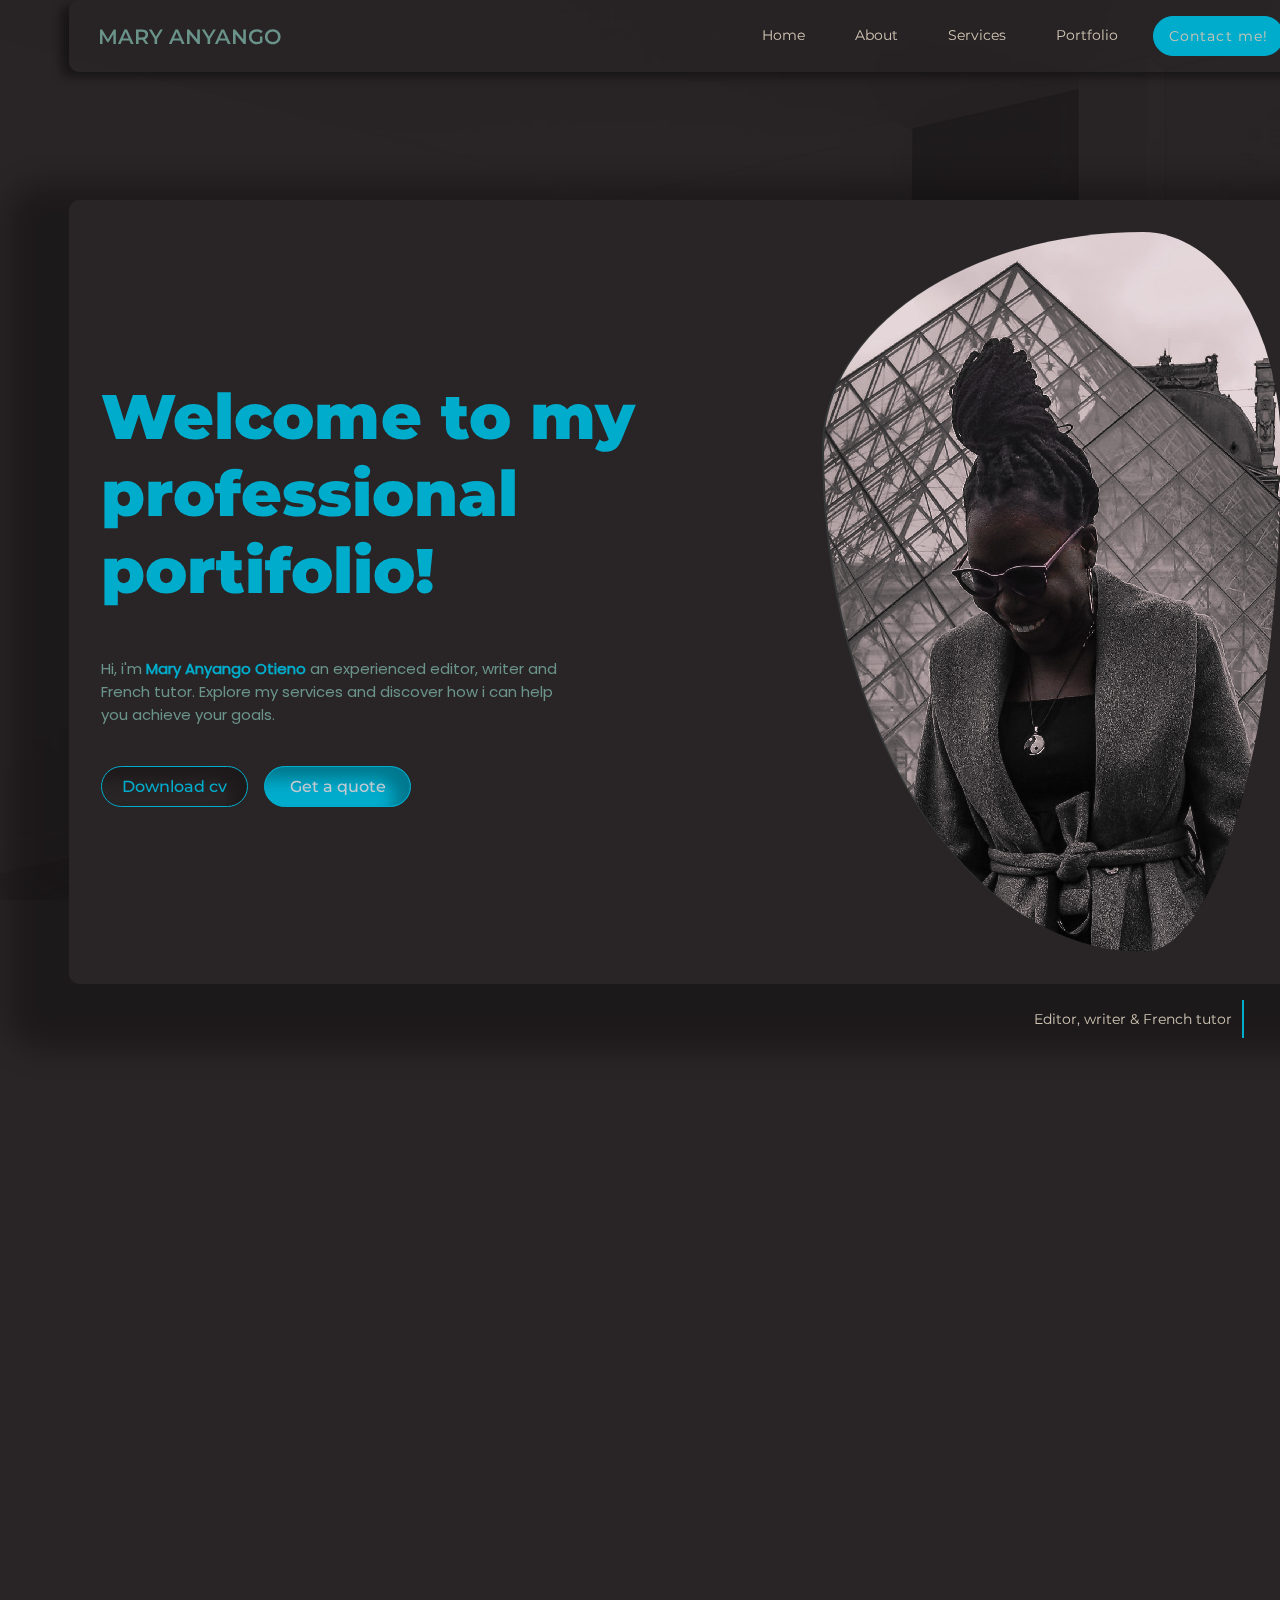
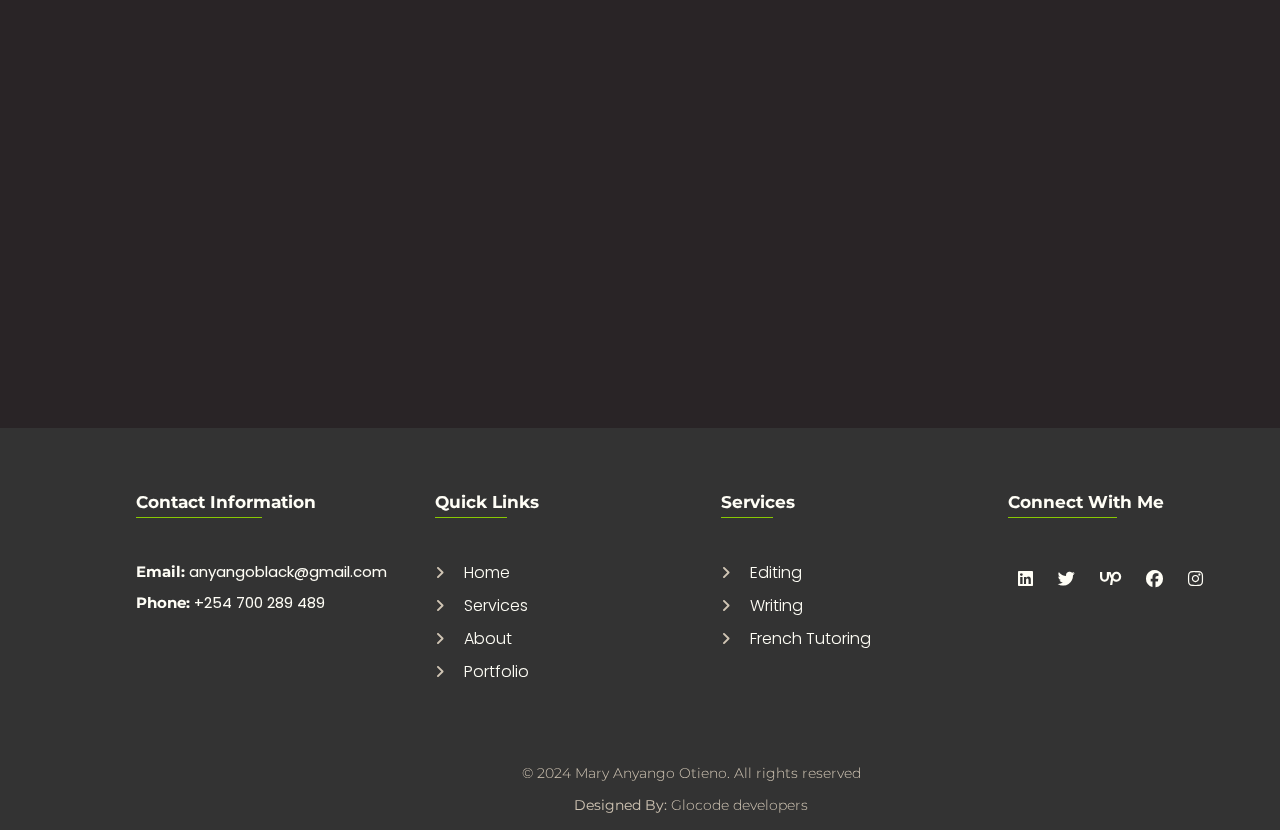
<file: index.html>
<!DOCTYPE html>
<html lang="en">
<head>
    <meta charset="UTF-8">
    <meta name="viewport" content="width=device-width, initial-scale=1.0">
    <meta name="HandheldFriendly" content="true">
    <meta name="MobileOptimized" content="320">
    <title>Mary Anyango port..</title>
    <link rel="stylesheet" href="./static/files/styles/stye.css">
    <link rel="stylesheet" href="./static/files/styles/mobile.css">
    <link rel="stylesheet" href="./static/files/assets/fontawesome-free-6.5.2-web/css/all.min.css">
    <link rel="stylesheet" href="./static/files/styles/assets.css">
    <script defer src="./static/files/script/script.js"></script>
</head>
<body>
    <img src="./static/files/assets/interior-4400306_1280.jpg" alt="" class="body-overlay">
    <header class="header">
        <div class="logo">Mary Anyango</div>
        <div class="navigation" id="sideNav">
            <a href="/index.html">Home</a>
            <a href="./templates/about.html">About</a>
            <a href="./templates/services.html">Services</a>
            <a href="./templates/portfolio.html">Portfolio</a>
            <a href="./templates/contact.html" class="left">Contact me!</a>
            <span class="navClose" onclick="closeNav()">&times</span>
        </div>
        <span class="openNav" onclick="openNav()">&#9776</span>
    </header>
    <section class="introduction-cont">
        <div class="introduction">
            <div class="intro-col">
                <h3>Welcome to my professional portifolio!</h3>
                <p>Hi, i'm <b>Mary Anyango Otieno</b> an experienced editor, writer and French tutor. Explore my services and discover how i can help you achieve your goals.</p>
                <div class="cta-buttons">
                    <button class="cta">Download cv</button>
                    <button class="cta">Get a quote</button>
                </div>
            </div>
            <div class="intro-col">
                <img src="./static/files/assets/intro-profile.jpg" alt="">
                <div class="intro-overlay"></div>
            </div>
        </div>
        <p class="pager">Editor, writer & French tutor</p>
    </section>
    <section class="reveal about">
        <div class="about-overlay">
            <a href="./templates/about.html#biography" class="about-link">Biography</a>
            <a href="./templates/about.html#certs" class="about-link">Qualifications & certifications</a>
            <a href="./templates/about.html#story" class="about-link">Personal story</a>
        </div>
        <div class="about-cont">
            <img src="./static/files/assets/about-Image2.jpg" alt="">
            <div class="about-container">
                <h1>About Me</h1>
                <div class="paragraph">
                    <p>With over 3 years of experience in editing, writing and teaching French. I am passionate in helping others communicate effectively and learn new languages.</p>
                    <p>Born on the 3rd February 2001, a graduate of Maseno university, a teacher and editor by profession.</p>
                </div>
                <button class="about-button"><a href="/templates/about.html">Visit about page <i class="fa fa-angle-right"></i></a></button>
            </div>
        </div>
    </section>
    <section class="reveal services">
        <img src="./static/files/assets/books-2596809_1280.jpg" alt="" class="body-overlay">
        <h1>Services</h1>
        <div class="service-container">
            <div class="service">
                <h2><i class="fa fa-clipboard"></i>Editing services</h2>
                <p>I offer comprehensive editing services to ensure your work is polished and professional. From grammar checks to content restructuring. I've got you covered.</p>
                <button class="service-btn"><a href="./templates/services.html#editing">Get a Quote</a></button>
            </div>
            <div class="service">
                <h2><i class="fa fa-pen"></i>Writing services</h2>
                <p>Need compelling content? I specialize in creating engaging articles, blog posts, and more. Lets bring your ideas to life with words.</p>
                <button class="service-btn"><a href="./templates/services.html#writing">Get Quote</a></button>
            </div>
            <div class="service">
                <h2><i class="fa fa-chalkboard-teacher"></i>French tutoring services</h2>
                <p>Learn French with a native speaker. Whether you're a beginner or looking to improve your skills, I offer personalized lessons tailored to your needs.</p>
                <button class="service-btn"><a href="./templates/services.html#tutoring">Book a session</a></button>
            </div>
        </div>
        <a href="./templates/services.html" class="service-page">Visit service page <i class="fa fa-arrow-right-long"></i></a>
    </section>
    <section class="reveal portfolio">
        <div class="portfolio-container">
            <h1>My Work</h1>
            <p>Check out some of my recent projects and testimonials from satisfied clients.</p>
            <div class="projects">
                <div class="project">
                    <div class="project-image"><img src="./static/files/assets/IMG-20240811-WA0073.jpg" alt=""></div>
                    <div class="project-body">
                        <h2>A black woman's freedom<i class="fa fa-arrow-right"></i></h2>
                        <div class="project-role">
                            <span>Author</span>
                            <span>Editor</span>
                        </div>
                        <p>This is an essay about the struggles of a black woman in a patriarchal society . It seeks to address the freedom of a black woman or lack of it thereof while focusing on sensitive issues like religion, sex, marriage and education etc…</p>
                    </div>
                </div>
                <div class="project">
                    <div class="project-image"><img src="./static/files/assets/IMG-20240811-WA0073.jpg" alt=""></div>
                    <div class="project-body">
                        <h2>The last Pillar of Ramogi (A serial)<i class="fa fa-arrow-right"></i></h2>
                        <div class="project-role">
                            <span>Editor</span>
                        </div>
                        <p>This is one of a series under the titles (The last… of Ramogi). It focuses on the myths and legends surrounding the luo tradition and seeks to enhance a deeper cultural understanding of the same. The series is authored by Sir. Ben Oketch</p>
                    </div>
                </div>
                <div class="project">
                    <div class="project-image"><img src="./static/files/assets/interior-4400306_1280.jpg" alt=""></div>
                    <div class="project-body">
                        <h2>The trial of Mary (and other books in the series titled The Trial of… from the same author)<i class="fa fa-arrow-right"></i></h2>
                        <div class="project-role">
                            <span>Editor</span>
                        </div>
                        <p>This along with other books in the series weeks to retell the stories of famous legends I a dramatic and funny way. The story is informative and interesting and helps the reader to relate with some very famous tales while offering a glimpse into what the context of those stories could have been… </p>
                        <br>
                        <p>This along with other books under the same series is authored by Hon.Dr. Amb. Robinson Njeru Githae</p>
                    </div>
                </div>                
            </div>
            <div class="project-link"><a href="./templates/portfolio.html">View all projects <i class="fa fa-folder-open"></i></a></div>
        </div>
    </section>
    <section class="reveal testimonials">
        <h1>What my clients say.</h1>
        <div class="container">
            <button class="prev" onclick="moveSlide(-1)">&#10094</button>
            <div class="testimonial-cont">
                <div class="testimonial-slider">
                    <div class="testimonial">
                        <span class="fa fa-quote-left"></span>
                        <p>Working with Mary Anyango has been one of the best experiences i have had. She never fails to deliver.</p>
                        <div class="profile">
                            <img src="./static/files/assets/IMG-20240221-WA0007.jpg" alt="" class="profile-image">
                            <div class="profile-text">
                                <h2 class="title">Mary Smushchk</h2>
                                <p class="position">- CEO Writer's Mellincon</p>
                            </div>
                        </div>
                    </div>
                    <div class="testimonial">
                        <span class="fa fa-quote-left"></span>
                        <p>Working with Mary Anyango has been a game changer for my writing. Highly recommend!</p>
                        <div class="profile">
                            <img src="./static/files/assets/IMG-20240221-WA0008.jpg" alt="" class="profile-image">
                            <div class="profile-text">
                                <h2 class="title">Boke Joyce Wambura</h2>
                                <p class="position">- Freelance Creative Writer</p>
                            </div>
                        </div>
                    </div>
                    <div class="testimonial">
                        <span class="fa fa-quote-left"></span>
                        <p>Working with Mary Anyango has been one of the best experiences i have had. She never fails to deliver.</p>
                        <div class="profile">
                            <img src="./static/files/assets/interior-4400306_1280.jpg" alt="" class="profile-image">
                            <div class="profile-text">
                                <h2 class="title">Mary Smushchk</h2>
                                <p class="position">- CEO Writer's Mellincon</p>
                            </div>
                        </div>
                    </div>
                    <div class="testimonial">
                        <span class="fa fa-quote-left"></span>
                        <p>Working with Mary Anyango has been one of the best experiences i have had. She never fails to deliver.</p>
                        <div class="profile">
                            <img src="./static/files/assets/interior-4400306_1280.jpg" alt="" class="profile-image">
                            <div class="profile-text">
                                <h2 class="title">Mary Smushchk</h2>
                                <p class="position">- CEO Writer's Mellincon</p>
                            </div>
                        </div>
                    </div>
                </div>
            </div>
            <button class="next" onclick="moveSlide(1)">&#10095</button>
            <!-- scri -->
        </div>
    </section>
            <!-- <div class="testimonial-cont">
                <div class="testimonial-slider">
                    <div class="testimonial">
                        <span class="fa fa-quote-left"></span>
                        <p>Working with Mary Anyango has been one of the best experiences i have had. She never fails to deliver.</p>
                        <div class="profile">
                            <img src="./static/files/assets/IMG-20240221-WA0007.jpg" alt="" class="profile-image">
                            <div class="profile-text">
                                <h2 class="title">Mary Smushchk</h2>
                                <p class="position">- CEO Writer's Mellincon</p>
                            </div>
                        </div>
                    </div>
                    <div class="testimonial">
                        <span class="fa fa-quote-left"></span>
                        <p>Working with Mary Anyango has been a game changer for my writing. Highly recommend!</p>
                        <div class="profile">
                            <img src="./static/files/assets/IMG-20240221-WA0008.jpg" alt="" class="profile-image">
                            <div class="profile-text">
                                <h2 class="title">Boke Joyce Wambura</h2>
                                <p class="position">- Freelance Creative Writer</p>
                            </div>
                        </div>
                    </div>
                    <div class="testimonial">
                        <span class="fa fa-quote-left"></span>
                        <p>Working with Mary Anyango has been one of the best experiences i have had. She never fails to deliver.</p>
                        <div class="profile">
                            <img src="./static/files/assets/interior-4400306_1280.jpg" alt="" class="profile-image">
                            <div class="profile-text">
                                <h2 class="title">Mary Smushchk</h2>
                                <p class="position">- CEO Writer's Mellincon</p>
                            </div>
                        </div>
                    </div>
                    <div class="testimonial">
                        <span class="fa fa-quote-left"></span>
                        <p>Working with Mary Anyango has been one of the best experiences i have had. She never fails to deliver.</p>
                        <div class="profile">
                            <img src="./static/files/assets/interior-4400306_1280.jpg" alt="" class="profile-image">
                            <div class="profile-text">
                                <h2 class="title">Mary Smushchk</h2>
                                <p class="position">- CEO Writer's Mellincon</p>
                            </div>
                        </div>
                    </div>
                </div>
            </div> -->
    <!-- <section class="reveal blogs">
        <div class="blog-container">
            <h1>Blog pages</h1>
            <div class="blog-slides">
                <div class="blog">
                    <img src="./static/files/assets/bookshelf-413705_1280.jpg" alt="">
                    <div class="blog-body">
                        <h2>Refined Editing<i class="fa fa-arrow-right"></i></h2>
                        <p>Editing  has been a skill long used to make awsome tunes to articles, for a time now..</p>
                    </div>
                </div>
                <div class="blog">
                    <img src="./static/files/assets/IMG-20240523-WA0012.jpg" alt="">
                    <div class="blog-body">
                        <h2>Refined Editing<i class="fa fa-arrow-right"></i></h2>
                        <p>Editing  has been a skill long used to make awsome tunes to articles, for a time now..</p>
                    </div>
                </div>
                <div class="blog">
                    <img src="./static/files/assets/others/pexels-snapwire-6992.jpg" alt="">
                    <div class="blog-body">
                        <h2>Refined Editing<i class="fa fa-arrow-right"></i></h2>
                        <p>Editing  has been a skill long used to make awsome tunes to articles, for a time now..</p>
                    </div>
                </div>
                <div class="blog">
                    <img src="./static/files/assets/IMG-20240523-WA0011.jpg" alt="">
                    <div class="blog-body">
                        <h2>Refined Editing<i class="fa fa-arrow-right"></i></h2>
                        <p>Editing  has been a skill long used to make awsome tunes to articles, for a time now..</p>
                    </div>
                </div>
            </div>
            <div class="blog-slides">
                <div class="blog">
                    <img src="./static/files/assets/bookshelf-413705_1280.jpg" alt="">
                    <div class="blog-body">
                        <h2>Refined Editing<i class="fa fa-arrow-right"></i></h2>
                        <p>Editing  has been a skill long used to make awsome tunes to articles, for a time now..</p>
                    </div>
                </div>
                <div class="blog">
                    <img src="./static/files/assets/IMG-20240523-WA0012.jpg" alt="">
                    <div class="blog-body">
                        <h2>Refined Editing<i class="fa fa-arrow-right"></i></h2>
                        <p>Editing  has been a skill long used to make awsome tunes to articles, for a time now..</p>
                    </div>
                </div>
                <div class="blog">
                    <img src="./static/files/assets/others/pexels-snapwire-6992.jpg" alt="">
                    <div class="blog-body">
                        <h2>Refined Editing<i class="fa fa-arrow-right"></i></h2>
                        <p>Editing  has been a skill long used to make awsome tunes to articles, for a time now..</p>
                    </div>
                </div>
                <div class="blog">
                    <img src="./static/files/assets/IMG-20240523-WA0011.jpg" alt="">
                    <div class="blog-body">
                        <h2>Refined Editing<i class="fa fa-arrow-right"></i></h2>
                        <p>Editing  has been a skill long used to make awsome tunes to articles, for a time now..</p>
                    </div>
                </div>
            </div>
        </div>
    </section> -->

    <footer class="footer">
        <div class="footer-container">
            <div class="footer-col">
                <h2>Contact information</h2>
                <p><strong>Email:</strong> anyangoblack@gmail.com</p>
                <p><strong>Phone:</strong> +254 700 289 489</p>
            </div>
            <div class="footer-col">
                <h2>Quick Links</h2>
                <a href="./index.html"><i class="fa fa-angle-right"></i> Home</a>
                <a href="./templates/services.html"><i class="fa fa-angle-right"></i> Services</a>
                <a href="./templates/about.html"><i class="fa fa-angle-right"></i> About</a>
                <a href="./templates/portfolio.html"><i class="fa fa-angle-right"></i> Portfolio</a>
            </div>
            <div class="footer-col">
                <h2>Services</h2>
                <a href="#"><i class="fa fa-angle-right"></i> Editing</a>
                <a href="#"><i class="fa fa-angle-right"></i> Writing</a>
                <a href="#"><i class="fa fa-angle-right"></i> French tutoring</a>
            </div>
            <div class="footer-col">
                <h2>Connect with me</h2>
                <div class="media">
                    <a href="#" class="fa-brands fa-linkedin"></a>
                    <a href="#" class="fa-brands fa-twitter"></a>
                    <a href="#" class="fa-brands fa-upwork"></a>
                    <a href="#" class="fa-brands fa-facebook"></a>
                    <a href="#" class="fa-brands fa-instagram"></a>
                </div>
            </div>
        </div>
        <div class="copyright">
            <p>&copy; 2024 Mary Anyango Otieno. All rights reserved</p>
            <p><strong>Designed By:</strong>  Glocode developers</p>
        </div>
    </footer>

</body>
</html>
</file>
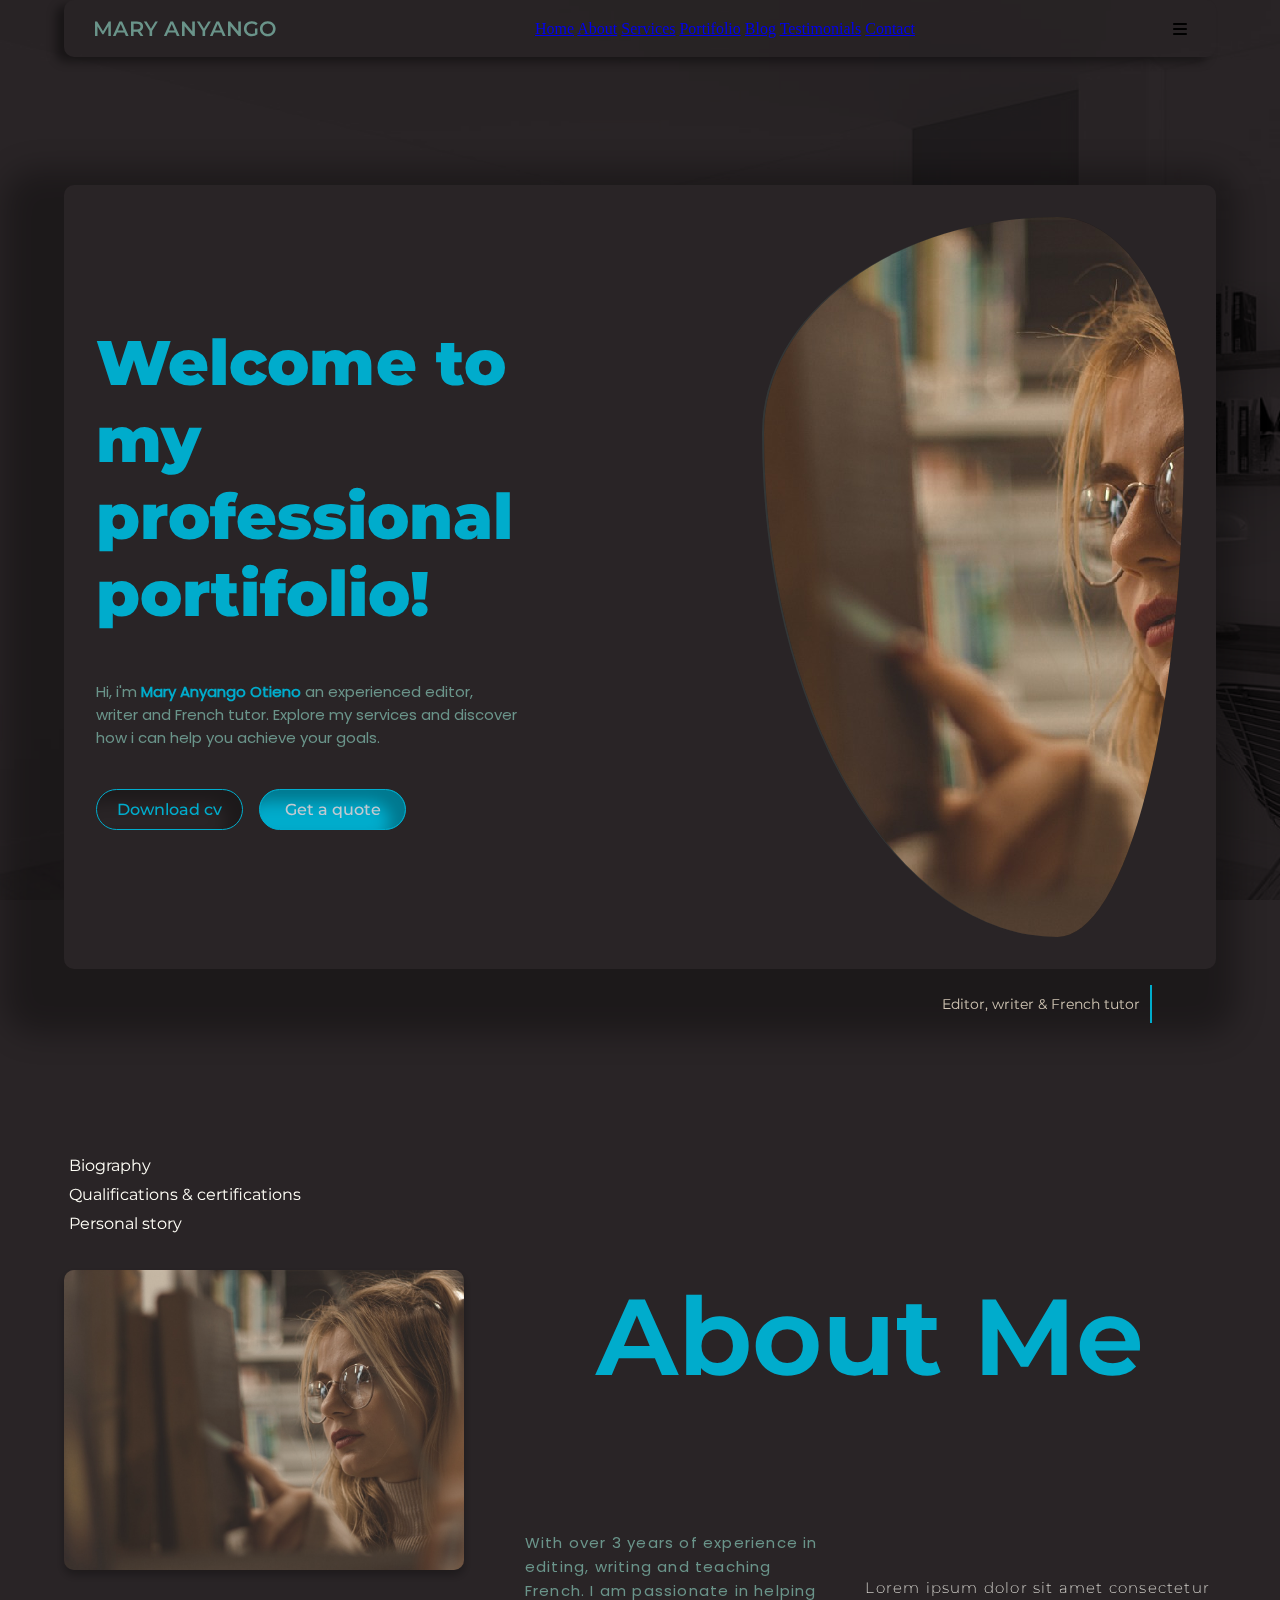
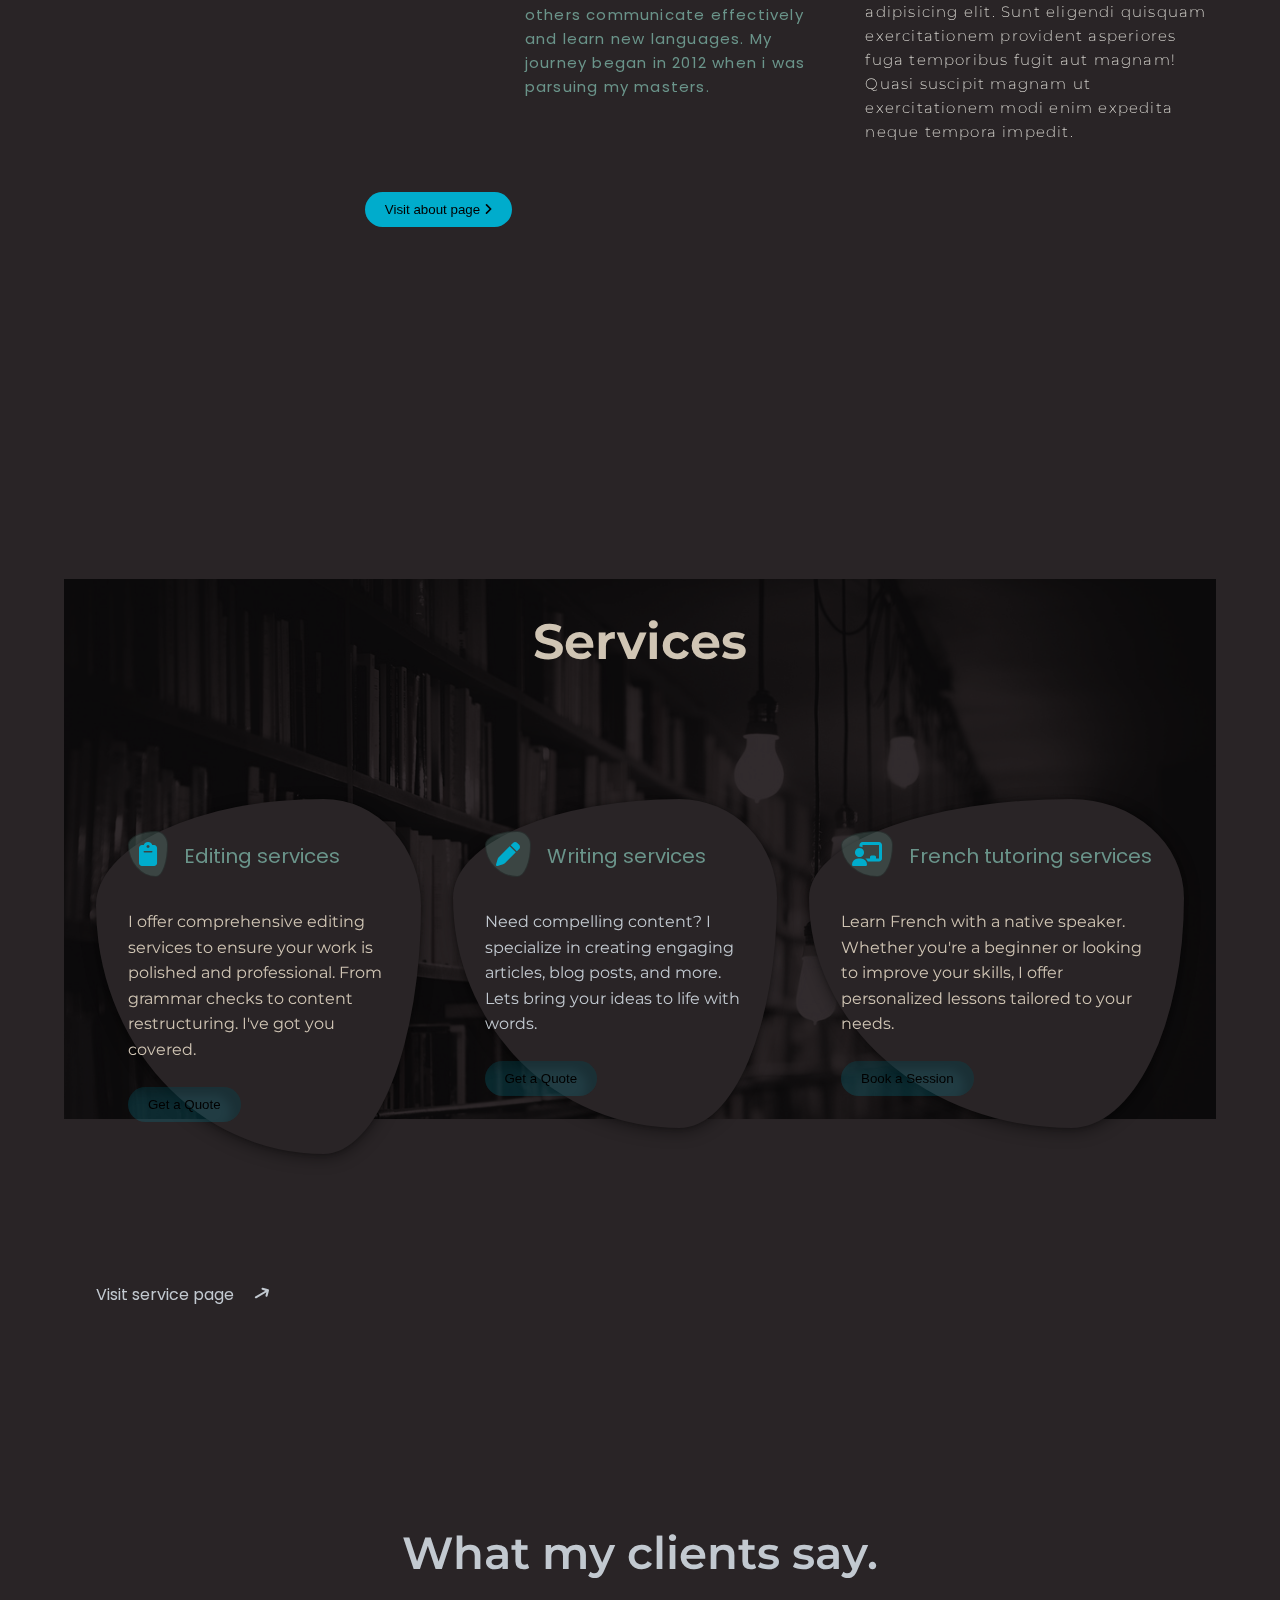
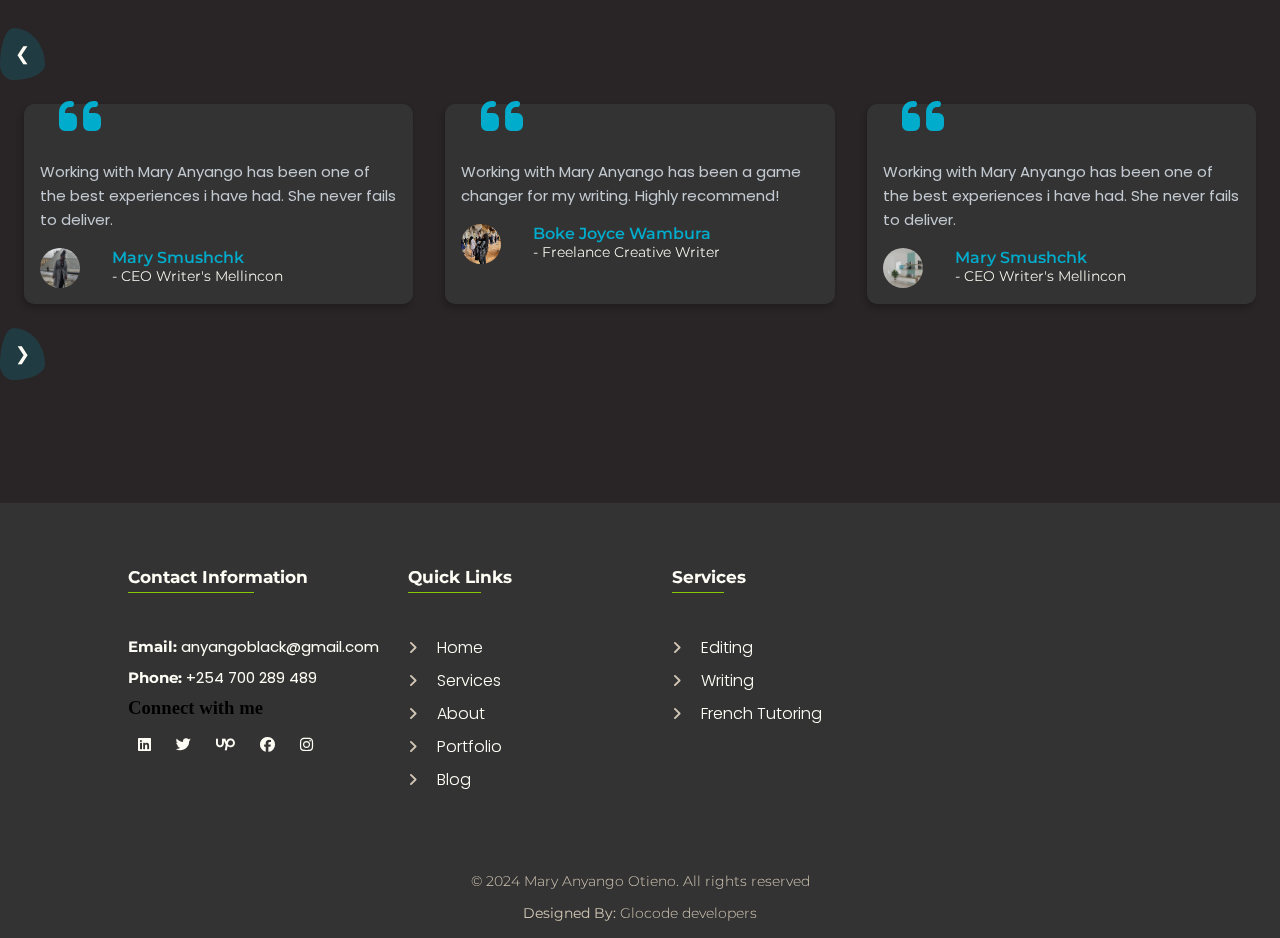
<file: templates/index.html>
<!DOCTYPE html>
<html lang="en">
<head>
    <meta charset="UTF-8">
    <meta name="viewport" content="width=device-width, initial-scale=1.0">
    <title>Mary Anyango port..</title>
    <link rel="stylesheet" href="../static/files/styles/stye.css">
    <link rel="stylesheet" href="../static/files/assets/fontawesome-free-6.5.2-web/css/all.min.css">
    <script src="../static/files/script/script.js"></script>
</head>
<body>
    <img src="../static/files/assets/interior-4400306_1280.jpg" alt="" class="body-overlay">
    <header class="header">
        <div class="logo">Mary Anyango</div>
        <div class="navbar">
            <a href="#">Home</a>
            <a href="#">About</a>
            <a href="#">Services</a>
            <a href="#">Portifolio</a>
            <a href="#">Blog</a>
            <a href="#">Testimonials</a>
            <a href="#" id="float">Contact</a>
        </div>
        <span class="humburger fa fa-bars"></span>
    </header>
    <section class="introduction-cont">
        <div class="introduction">
            <div class="intro-col">
                <h3>Welcome to my professional portifolio!</h3>
                <p>Hi, i'm <b>Mary Anyango Otieno</b> an experienced editor, writer and French tutor. Explore my services and discover how i can help you achieve your goals.</p>
                <div class="cta-buttons">
                    <button class="cta">Download cv</button>
                    <button class="cta">Get a quote</button>
                </div>
            </div>
            <div class="intro-col">
                <img src="../static/files/assets/woman-6784555_1280.jpg" alt="">
                <div class="intro-overlay"></div>
            </div>
        </div>
        <p class="pager">Editor, writer & French tutor</p>
    </section>
    <section class="about">
        <div class="about-overlay">
            <a href="#" class="about-link">Biography</a>
            <a href="#" class="about-link">Qualifications & certifications</a>
            <a href="#" class="about-link">Personal story</a>
        </div>
        <div class="about-cont">
            <img src="../static/files/assets/woman-6784555_1280.jpg" alt="">
            <div class="about-container">
                <h1>About Me</h1>
                <div class="paragraph">
                    <p>With over 3 years of experience in editing, writing and teaching French. I am passionate in helping others communicate effectively and learn new languages. My journey began in 2012 when i was parsuing my masters.</p>
                    <p>Lorem ipsum dolor sit amet consectetur adipisicing elit. Sunt eligendi quisquam exercitationem provident asperiores fuga temporibus fugit aut magnam! Quasi suscipit magnam ut exercitationem modi enim expedita neque tempora impedit.</p>
                </div>
                <button class="about-button">Visit about page <i class="fa fa-angle-right"></i></button>
            </div>
        </div>
    </section>
    <section class="services">
        <img src="../static/files/assets/books-2596809_1280.jpg" alt="" class="body-overlay">
        <h1>Services</h1>
        <div class="service-container">
            <div class="service">
                <h2><i class="fa fa-clipboard"></i>Editing services</h2>
                <p>I offer comprehensive editing services to ensure your work is polished and professional. From grammar checks to content restructuring. I've got you covered.</p>
                <button class="service-btn">Get a Quote</button>
            </div>
            <div class="service">
                <h2><i class="fa fa-pen"></i>Writing services</h2>
                <p>Need compelling content? I specialize in creating engaging articles, blog posts, and more. Lets bring your ideas to life with words.</p>
                <button class="service-btn">Get a Quote</button>
            </div>
            <div class="service">
                <h2><i class="fa fa-chalkboard-teacher"></i>French tutoring services</h2>
                <p>Learn French with a native speaker. Whether you're a beginner or looking to improve your skills, I offer personalized lessons tailored to your needs.</p>
                <button class="service-btn">Book a Session</button>
            </div>
        </div>
        <a href="#" class="service-page">Visit service page <i class="fa fa-arrow-right-long"></i></a>
    </section>

    <section class="testimonials">
        <h1>What my clients say.</h1>
        <div class="test-container">
            <button class="prev" onclick="showSlide(-1)">&#10094</button>
            <div class="testimonial-slider">
                <div class="testimonial">
                    <span class="fa fa-quote-left"></span>
                    <p>Working with Mary Anyango has been one of the best experiences i have had. She never fails to deliver.</p>
                    <div class="profile">
                        <img src="../static/files/assets/IMG-20240221-WA0007.jpg" alt="" class="profile-image">
                        <div class="profile-text">
                            <h2 class="title">Mary Smushchk</h2>
                            <p class="position">- CEO Writer's Mellincon</p>
                        </div>
                    </div>
                </div>
                <div class="testimonial">
                    <span class="fa fa-quote-left"></span>
                    <p>Working with Mary Anyango has been a game changer for my writing. Highly recommend!</p>
                    <div class="profile">
                        <img src="../static/files/assets/IMG-20240221-WA0008.jpg" alt="" class="profile-image">
                        <div class="profile-text">
                            <h2 class="title">Boke Joyce Wambura</h2>
                            <p class="position">- Freelance Creative Writer</p>
                        </div>
                    </div>
                </div>
                <div class="testimonial">
                    <span class="fa fa-quote-left"></span>
                    <p>Working with Mary Anyango has been one of the best experiences i have had. She never fails to deliver.</p>
                    <div class="profile">
                        <img src="../static/files/assets/interior-4400306_1280.jpg" alt="" class="profile-image">
                        <div class="profile-text">
                            <h2 class="title">Mary Smushchk</h2>
                            <p class="position">- CEO Writer's Mellincon</p>
                        </div>
                    </div>
                </div>
            </div>
            <button class="next" onclick="showSlide(1)">&#10095</button>
        </div>
    </section>
    <footer class="footer">
        <div class="footer-container">
            <div class="footer-col">
                <h2>Contact information</h2>
                <p><strong>Email:</strong> anyangoblack@gmail.com</p>
                <p><strong>Phone:</strong> +254 700 289 489</p>
                <h3>Connect with me</h3>
                <div class="media">
                    <a href="#" class="fa-brands fa-linkedin"></a>
                    <a href="#" class="fa-brands fa-twitter"></a>
                    <a href="#" class="fa-brands fa-upwork"></a>
                    <a href="#" class="fa-brands fa-facebook"></a>
                    <a href="#" class="fa-brands fa-instagram"></a>
                </div>
            </div>
            <div class="footer-col">
                <h2>Quick Links</h2>
                <a href="#"><i class="fa fa-angle-right"></i> Home</a>
                <a href="#"><i class="fa fa-angle-right"></i> Services</a>
                <a href="#"><i class="fa fa-angle-right"></i> About</a>
                <a href="#"><i class="fa fa-angle-right"></i> Portfolio</a>
                <a href="#"><i class="fa fa-angle-right"></i> Blog</a>
            </div>
            <div class="footer-col">
                <h2>Services</h2>
                <a href="#"><i class="fa fa-angle-right"></i> Editing</a>
                <a href="#"><i class="fa fa-angle-right"></i> Writing</a>
                <a href="#"><i class="fa fa-angle-right"></i> French tutoring</a>
            </div>
            <div class="footer-col">
            </div>
        </div>
        <div class="copyright">
            <p>&copy; 2024 Mary Anyango Otieno. All rights reserved</p>
            <p><strong>Designed By:</strong>  Glocode developers</p>
        </div>
    </footer>

</body>
</html>
</file>
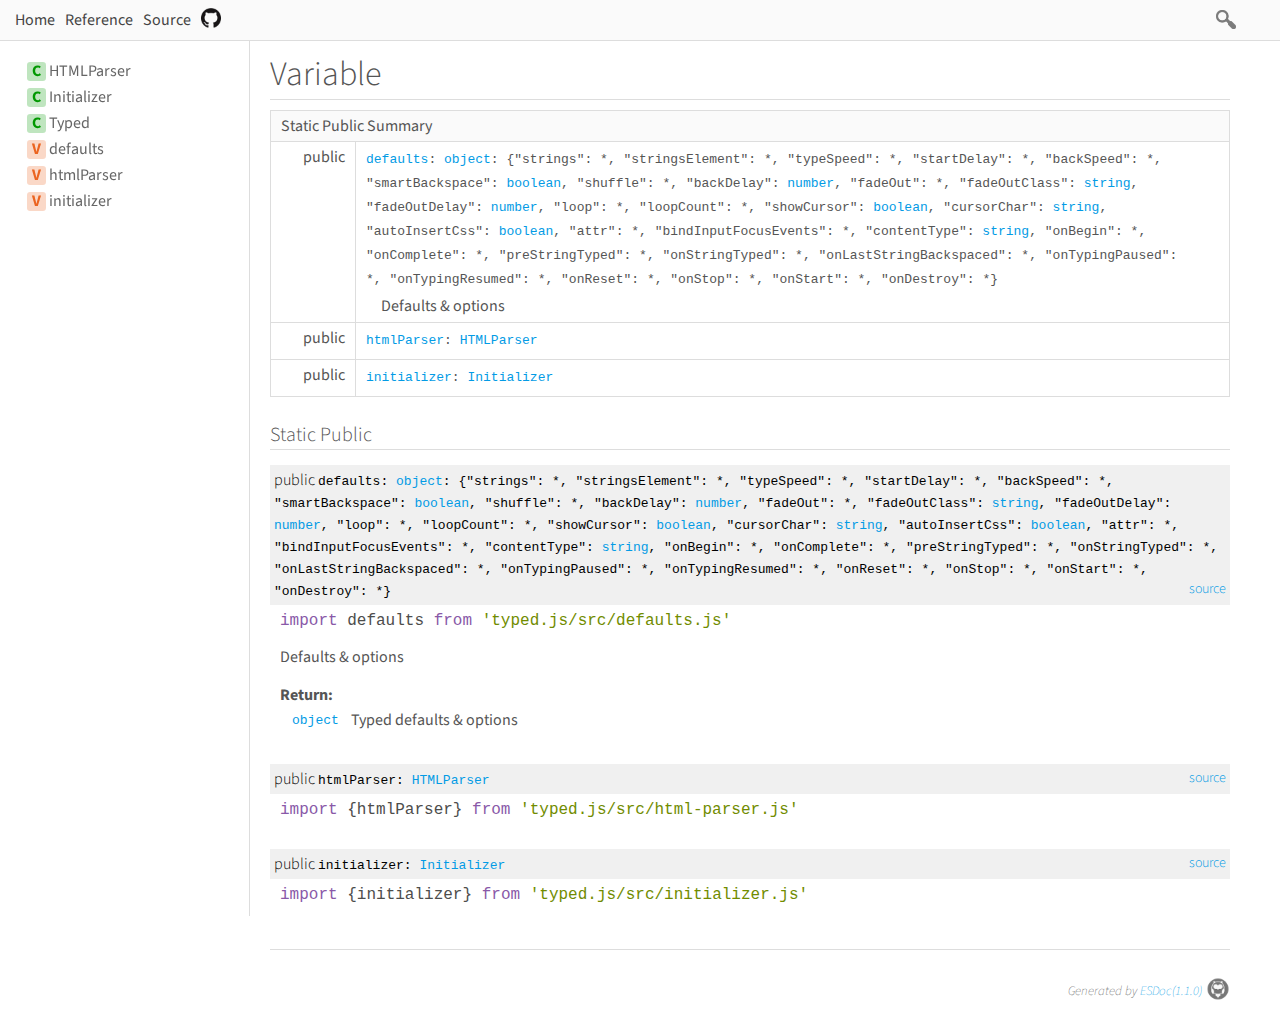
<file: static/files/typed.js-2.1.0/typed.js-2.1.0/docs/variable/index.html>
<!DOCTYPE html>
<html>
<head>
  <meta charset="utf-8">
  <base data-ice="baseUrl" href="../">
  <title data-ice="title">Variable | typed.js</title>
  <link type="text/css" rel="stylesheet" href="css/style.css">
  <link type="text/css" rel="stylesheet" href="css/prettify-tomorrow.css">
  <script src="script/prettify/prettify.js"></script>
  <script src="script/manual.js"></script>
<meta name="description" content="A JavaScript Typing Animation Library"><meta property="twitter:card" content="summary"><meta property="twitter:title" content="typed.js"><meta property="twitter:description" content="A JavaScript Typing Animation Library"></head>
<body class="layout-container" data-ice="rootContainer">

<header>
  <a href="./">Home</a>
  
  <a href="identifiers.html">Reference</a>
  <a href="source.html">Source</a>
  
  <div class="search-box">
  <span>
    <img src="./image/search.png">
    <span class="search-input-edge"></span><input class="search-input"><span class="search-input-edge"></span>
  </span>
    <ul class="search-result"></ul>
  </div>
<a style="position:relative; top:3px;" href="https://github.com/mattboldt/typed.js"><img width="20px" src="./image/github.png"></a></header>

<nav class="navigation" data-ice="nav"><div>
  <ul>
    
  <li data-ice="doc"><span data-ice="kind" class="kind-class">C</span><span data-ice="name"><span><a href="class/src/html-parser.js~HTMLParser.html">HTMLParser</a></span></span></li>
<li data-ice="doc"><span data-ice="kind" class="kind-class">C</span><span data-ice="name"><span><a href="class/src/initializer.js~Initializer.html">Initializer</a></span></span></li>
<li data-ice="doc"><span data-ice="kind" class="kind-class">C</span><span data-ice="name"><span><a href="class/src/typed.js~Typed.html">Typed</a></span></span></li>
<li data-ice="doc"><span data-ice="kind" class="kind-variable">V</span><span data-ice="name"><span><a href="variable/index.html#static-variable-defaults">defaults</a></span></span></li>
<li data-ice="doc"><span data-ice="kind" class="kind-variable">V</span><span data-ice="name"><span><a href="variable/index.html#static-variable-htmlParser">htmlParser</a></span></span></li>
<li data-ice="doc"><span data-ice="kind" class="kind-variable">V</span><span data-ice="name"><span><a href="variable/index.html#static-variable-initializer">initializer</a></span></span></li>
</ul>
</div>
</nav>

<div class="content" data-ice="content"><h1 data-ice="title">Variable</h1>
<div data-ice="summaries"><table class="summary" data-ice="summary">
  <thead><tr><td data-ice="title" colspan="3">Static Public Summary</td></tr></thead>
  <tbody>
  
  <tr data-ice="target">
    <td>
      <span class="access" data-ice="access">public</span>
      
      
      
      <span class="override" data-ice="override"></span>
    </td>
    <td>
      <div>
        <p>
          
          
          
          <span class="code" data-ice="name"><span><a href="variable/index.html#static-variable-defaults">defaults</a></span></span><span class="code" data-ice="signature">: <span><a href="https://developer.mozilla.org/en-US/docs/Web/JavaScript/Reference/Global_Objects/Object">object</a></span>: {&quot;strings&quot;: <span>*</span>, &quot;stringsElement&quot;: <span>*</span>, &quot;typeSpeed&quot;: <span>*</span>, &quot;startDelay&quot;: <span>*</span>, &quot;backSpeed&quot;: <span>*</span>, &quot;smartBackspace&quot;: <span><a href="https://developer.mozilla.org/en-US/docs/Web/JavaScript/Reference/Global_Objects/Boolean">boolean</a></span>, &quot;shuffle&quot;: <span>*</span>, &quot;backDelay&quot;: <span><a href="https://developer.mozilla.org/en-US/docs/Web/JavaScript/Reference/Global_Objects/Number">number</a></span>, &quot;fadeOut&quot;: <span>*</span>, &quot;fadeOutClass&quot;: <span><a href="https://developer.mozilla.org/en-US/docs/Web/JavaScript/Reference/Global_Objects/String">string</a></span>, &quot;fadeOutDelay&quot;: <span><a href="https://developer.mozilla.org/en-US/docs/Web/JavaScript/Reference/Global_Objects/Number">number</a></span>, &quot;loop&quot;: <span>*</span>, &quot;loopCount&quot;: <span>*</span>, &quot;showCursor&quot;: <span><a href="https://developer.mozilla.org/en-US/docs/Web/JavaScript/Reference/Global_Objects/Boolean">boolean</a></span>, &quot;cursorChar&quot;: <span><a href="https://developer.mozilla.org/en-US/docs/Web/JavaScript/Reference/Global_Objects/String">string</a></span>, &quot;autoInsertCss&quot;: <span><a href="https://developer.mozilla.org/en-US/docs/Web/JavaScript/Reference/Global_Objects/Boolean">boolean</a></span>, &quot;attr&quot;: <span>*</span>, &quot;bindInputFocusEvents&quot;: <span>*</span>, &quot;contentType&quot;: <span><a href="https://developer.mozilla.org/en-US/docs/Web/JavaScript/Reference/Global_Objects/String">string</a></span>, &quot;onBegin&quot;: <span>*</span>, &quot;onComplete&quot;: <span>*</span>, &quot;preStringTyped&quot;: <span>*</span>, &quot;onStringTyped&quot;: <span>*</span>, &quot;onLastStringBackspaced&quot;: <span>*</span>, &quot;onTypingPaused&quot;: <span>*</span>, &quot;onTypingResumed&quot;: <span>*</span>, &quot;onReset&quot;: <span>*</span>, &quot;onStop&quot;: <span>*</span>, &quot;onStart&quot;: <span>*</span>, &quot;onDestroy&quot;: <span>*</span>}</span>
        </p>
      </div>
      <div>
        
        
        <div data-ice="description"><p>Defaults &amp; options</p>
</div>
      </div>
    </td>
    <td>
      
      
    </td>
  </tr>
<tr data-ice="target">
    <td>
      <span class="access" data-ice="access">public</span>
      
      
      
      <span class="override" data-ice="override"></span>
    </td>
    <td>
      <div>
        <p>
          
          
          
          <span class="code" data-ice="name"><span><a href="variable/index.html#static-variable-htmlParser">htmlParser</a></span></span><span class="code" data-ice="signature">: <span><a href="class/src/html-parser.js~HTMLParser.html">HTMLParser</a></span></span>
        </p>
      </div>
      <div>
        
        
        
      </div>
    </td>
    <td>
      
      
    </td>
  </tr>
<tr data-ice="target">
    <td>
      <span class="access" data-ice="access">public</span>
      
      
      
      <span class="override" data-ice="override"></span>
    </td>
    <td>
      <div>
        <p>
          
          
          
          <span class="code" data-ice="name"><span><a href="variable/index.html#static-variable-initializer">initializer</a></span></span><span class="code" data-ice="signature">: <span><a href="class/src/initializer.js~Initializer.html">Initializer</a></span></span>
        </p>
      </div>
      <div>
        
        
        
      </div>
    </td>
    <td>
      
      
    </td>
  </tr>
</tbody>
</table>
</div>
<div data-ice="details"><h2 data-ice="title">Static Public </h2>

<div class="detail" data-ice="detail">
  <h3 data-ice="anchor" id="static-variable-defaults">
    <span class="access" data-ice="access">public</span>
    
    
    
    
    
    <span class="code" data-ice="name">defaults</span><span class="code" data-ice="signature">: <span><a href="https://developer.mozilla.org/en-US/docs/Web/JavaScript/Reference/Global_Objects/Object">object</a></span>: {&quot;strings&quot;: <span>*</span>, &quot;stringsElement&quot;: <span>*</span>, &quot;typeSpeed&quot;: <span>*</span>, &quot;startDelay&quot;: <span>*</span>, &quot;backSpeed&quot;: <span>*</span>, &quot;smartBackspace&quot;: <span><a href="https://developer.mozilla.org/en-US/docs/Web/JavaScript/Reference/Global_Objects/Boolean">boolean</a></span>, &quot;shuffle&quot;: <span>*</span>, &quot;backDelay&quot;: <span><a href="https://developer.mozilla.org/en-US/docs/Web/JavaScript/Reference/Global_Objects/Number">number</a></span>, &quot;fadeOut&quot;: <span>*</span>, &quot;fadeOutClass&quot;: <span><a href="https://developer.mozilla.org/en-US/docs/Web/JavaScript/Reference/Global_Objects/String">string</a></span>, &quot;fadeOutDelay&quot;: <span><a href="https://developer.mozilla.org/en-US/docs/Web/JavaScript/Reference/Global_Objects/Number">number</a></span>, &quot;loop&quot;: <span>*</span>, &quot;loopCount&quot;: <span>*</span>, &quot;showCursor&quot;: <span><a href="https://developer.mozilla.org/en-US/docs/Web/JavaScript/Reference/Global_Objects/Boolean">boolean</a></span>, &quot;cursorChar&quot;: <span><a href="https://developer.mozilla.org/en-US/docs/Web/JavaScript/Reference/Global_Objects/String">string</a></span>, &quot;autoInsertCss&quot;: <span><a href="https://developer.mozilla.org/en-US/docs/Web/JavaScript/Reference/Global_Objects/Boolean">boolean</a></span>, &quot;attr&quot;: <span>*</span>, &quot;bindInputFocusEvents&quot;: <span>*</span>, &quot;contentType&quot;: <span><a href="https://developer.mozilla.org/en-US/docs/Web/JavaScript/Reference/Global_Objects/String">string</a></span>, &quot;onBegin&quot;: <span>*</span>, &quot;onComplete&quot;: <span>*</span>, &quot;preStringTyped&quot;: <span>*</span>, &quot;onStringTyped&quot;: <span>*</span>, &quot;onLastStringBackspaced&quot;: <span>*</span>, &quot;onTypingPaused&quot;: <span>*</span>, &quot;onTypingResumed&quot;: <span>*</span>, &quot;onReset&quot;: <span>*</span>, &quot;onStop&quot;: <span>*</span>, &quot;onStart&quot;: <span>*</span>, &quot;onDestroy&quot;: <span>*</span>}</span>
    <span class="right-info">
      
      
      <span data-ice="source"><span><a href="file/src/defaults.js.html#lineNumber7">source</a></span></span>
    </span>
  </h3>

  <div data-ice="importPath" class="import-path"><pre class="prettyprint"><code data-ice="importPathCode">import defaults from &apos;<span><a href="file/src/defaults.js.html#lineNumber7">typed.js/src/defaults.js</a></span>&apos;</code></pre></div>
  
  
  <div data-ice="description"><p>Defaults &amp; options</p>
</div>

  

  <div data-ice="properties">
</div>

  <div class="return-params" data-ice="returnParams">
    <h4>Return:</h4>
    <table>
      <tbody>
        <tr>
          <td class="return-type code" data-ice="returnType"><span><a href="https://developer.mozilla.org/en-US/docs/Web/JavaScript/Reference/Global_Objects/Object">object</a></span></td>
          <td class="return-desc" data-ice="returnDescription"><p>Typed defaults &amp; options</p>
</td>
        </tr>
      </tbody>
    </table>
    <div data-ice="returnProperties">
</div>
  </div>

  

  

  

  

  

  

  
  
</div>
<div class="detail" data-ice="detail">
  <h3 data-ice="anchor" id="static-variable-htmlParser">
    <span class="access" data-ice="access">public</span>
    
    
    
    
    
    <span class="code" data-ice="name">htmlParser</span><span class="code" data-ice="signature">: <span><a href="class/src/html-parser.js~HTMLParser.html">HTMLParser</a></span></span>
    <span class="right-info">
      
      
      <span data-ice="source"><span><a href="file/src/html-parser.js.html#lineNumber67">source</a></span></span>
    </span>
  </h3>

  <div data-ice="importPath" class="import-path"><pre class="prettyprint"><code data-ice="importPathCode">import {htmlParser} from &apos;<span><a href="file/src/html-parser.js.html#lineNumber67">typed.js/src/html-parser.js</a></span>&apos;</code></pre></div>
  
  
  

  

  <div data-ice="properties">
</div>

  

  

  

  

  

  

  

  
  
</div>
<div class="detail" data-ice="detail">
  <h3 data-ice="anchor" id="static-variable-initializer">
    <span class="access" data-ice="access">public</span>
    
    
    
    
    
    <span class="code" data-ice="name">initializer</span><span class="code" data-ice="signature">: <span><a href="class/src/initializer.js~Initializer.html">Initializer</a></span></span>
    <span class="right-info">
      
      
      <span data-ice="source"><span><a href="file/src/initializer.js.html#lineNumber218">source</a></span></span>
    </span>
  </h3>

  <div data-ice="importPath" class="import-path"><pre class="prettyprint"><code data-ice="importPathCode">import {initializer} from &apos;<span><a href="file/src/initializer.js.html#lineNumber218">typed.js/src/initializer.js</a></span>&apos;</code></pre></div>
  
  
  

  

  <div data-ice="properties">
</div>

  

  

  

  

  

  

  

  
  
</div>
</div>
</div>

<footer class="footer">
  Generated by <a href="https://esdoc.org">ESDoc<span data-ice="esdocVersion">(1.1.0)</span><img src="./image/esdoc-logo-mini-black.png"></a>
</footer>

<script src="script/search_index.js"></script>
<script src="script/search.js"></script>
<script src="script/pretty-print.js"></script>
<script src="script/inherited-summary.js"></script>
<script src="script/test-summary.js"></script>
<script src="script/inner-link.js"></script>
<script src="script/patch-for-local.js"></script>
</body>
</html>
</file>
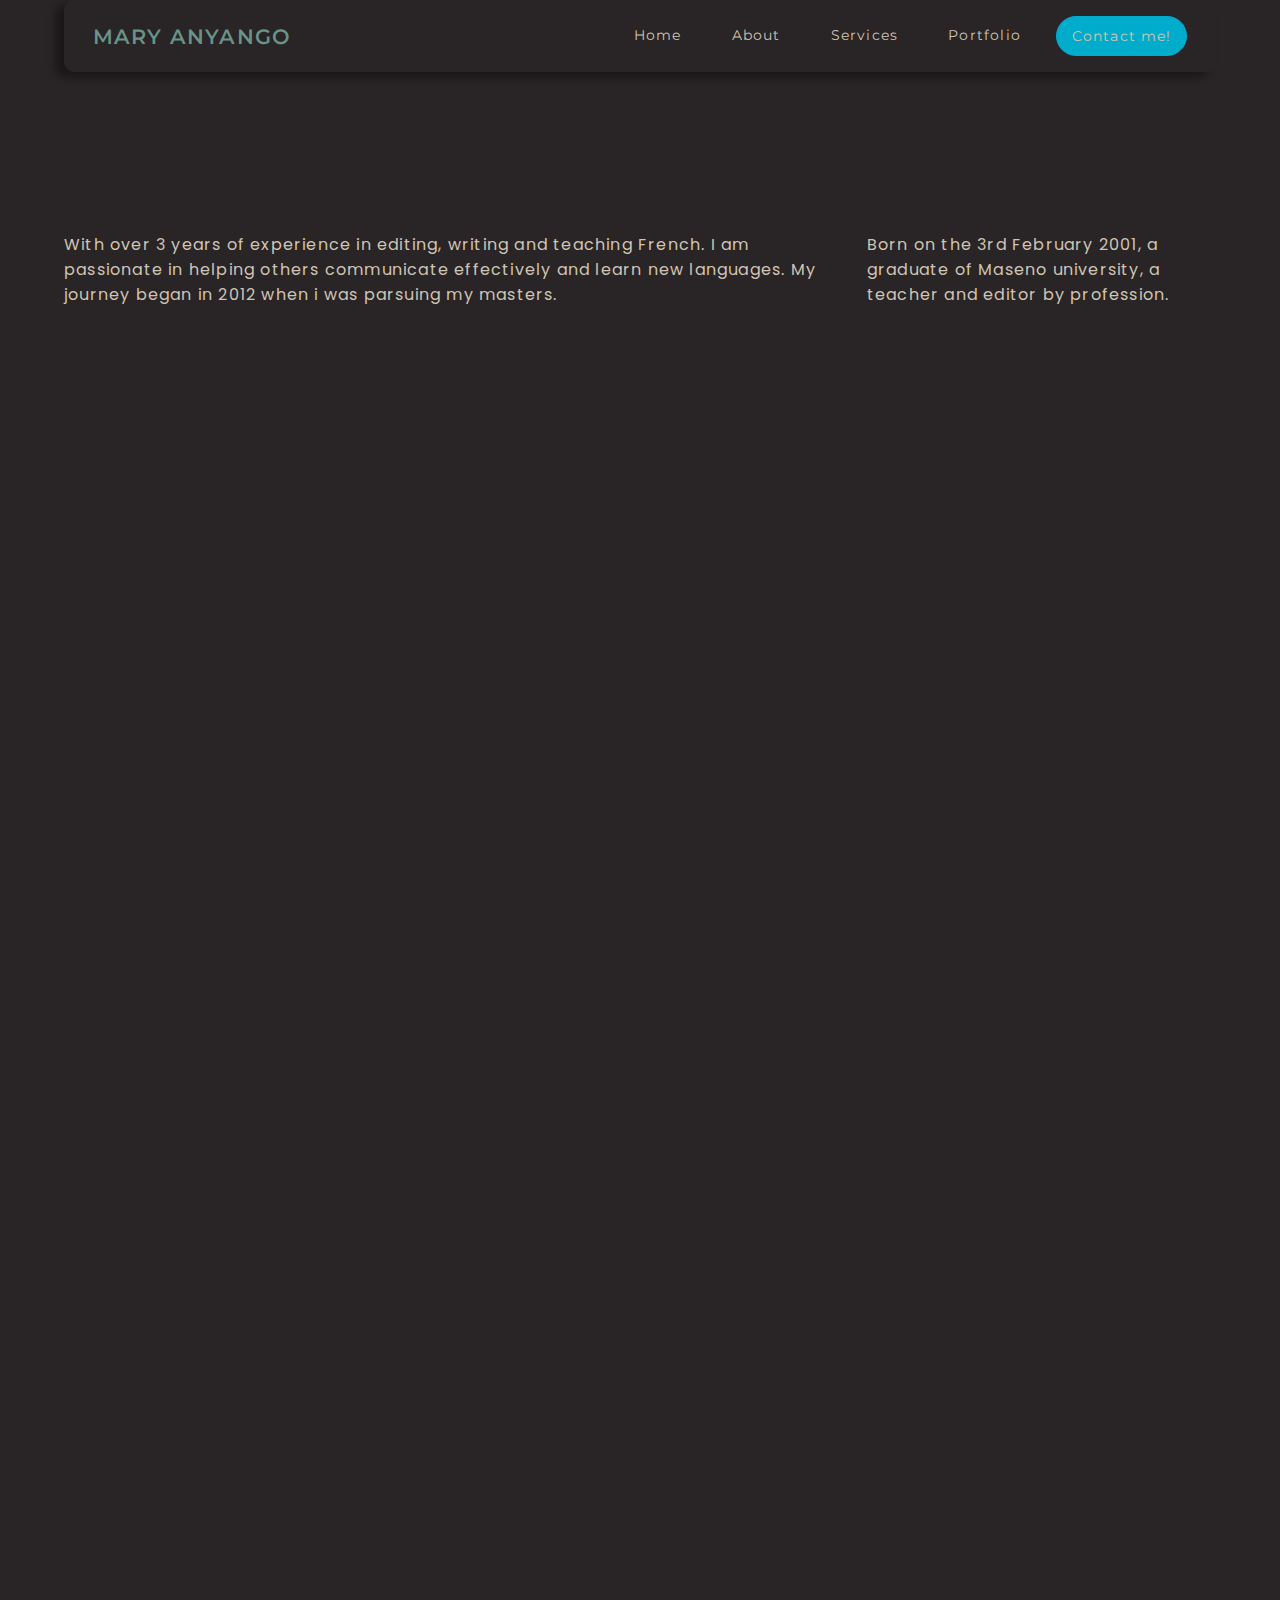
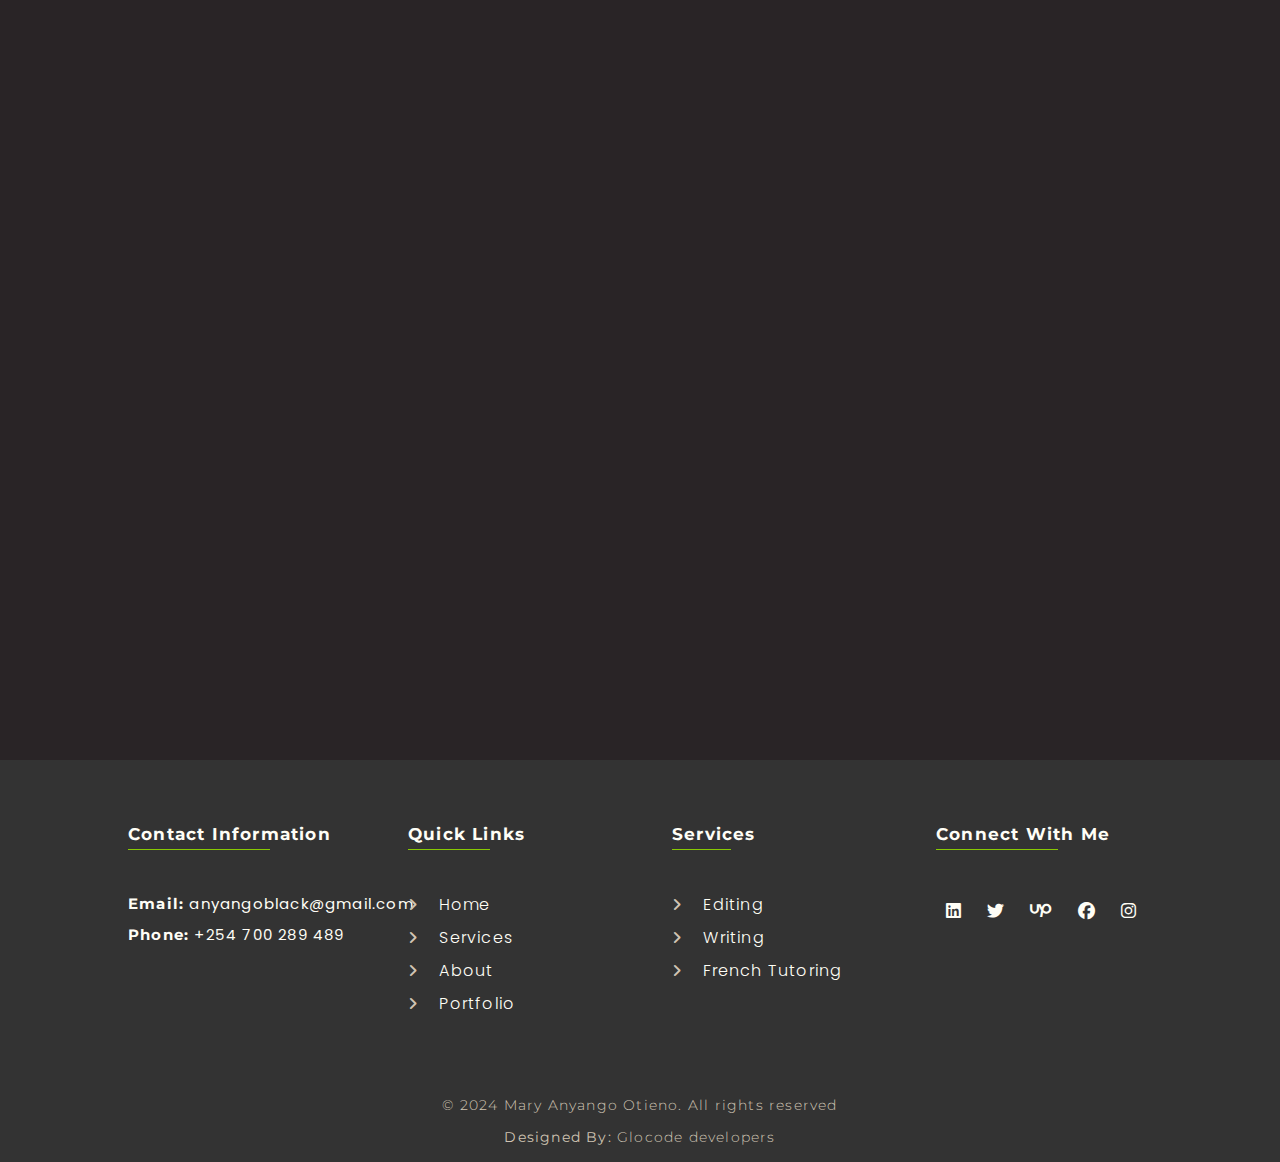
<file: templates/about.html>
<!DOCTYPE html>
<html lang="en">
<head>
    <meta charset="UTF-8">
    <meta name="viewport" content="width=device-width, initial-scale=1.0">
    <meta name="HandheldFriendly" content="true">
    <meta name="MobileOptimized" content="320">
    <title>about me..</title>
    <link rel="stylesheet" href="../static/files/styles/about.css">
    <link rel="stylesheet" href="../static/files/assets/fontawesome-free-6.5.2-web/css/all.min.css">
    <link rel="stylesheet" href="../static/files/styles/assets.css">
    <script defer src="../static/files/script/script.js"></script>
</head>
<body>
    <header class="header">
        <div class="logo">Mary Anyango</div>
        <div class="navigation" id="sideNav">
            <a href="../index.html">Home</a>
            <a href="./about.html">About</a>
            <a href="./services.html">Services</a>
            <a href="./portfolio.html">Portfolio</a>
            <a href="./contact.html" class="left">Contact me!</a>
            <span class="navClose" onclick="closeNav()">&times</span>
        </div>
        <span class="openNav" onclick="openNav()">&#9776</span>
    </header>
    <section class="about">
        <p>With over 3 years of experience in editing, writing and teaching French. I am passionate in helping others communicate effectively and learn new languages. My journey began in 2012 when i was parsuing my masters.</p>
        <p>Born on the 3rd February 2001, a graduate of Maseno university, a teacher and editor by profession.</p>
    </section>
    <section class="about-info reveal">
        <div class="info-col">
            <h2 id="biography">Biography <span></span></h2>
            <p>I am an editor, language teacher and writer based in Kenya and France. I have always been inspired by language and culture and most of my professional and personal work revolves around having to learn more and share my knowledge with others. Most of my previous projects have been based on three languages: English, French and Swahili.</p>
        </div>
        <div class="info-col">
            <h2 id="certs">Qualifications and certifications <span></span></h2>
            <p>I hold a Bachelor’s degree in Education (French, Swahili) with Information Technology from Maseno University in Kenya.</p>
            <p>I am a certified teacher with the Kenya Teachers’ Service Commission and a foreign language assistant.</p>
            <p>I hold an advanced certificate for the Diplôme d’etudes en langue Française 
            </p>
        </div>
        <div class="info-col">
            <h2 id="story">Personal story <span></span></h2>
            <p>When I was young, I was a really curious girl. I always wanted to know how the world works. I would always borrow big literature books with difficult words than my mind could fathom.I would spend countless hours stuck in stories about other places, lands I believed I could get to discover someday. I didn’t know that this was some sort of escapism back then nut it was intriguing, learning so much about the world, about different people. That was the beginning of my passion; of course I didn’t know this then. Now when I help people tell there stories through editing, when I help them towards their journey of sharing who they are and what they represent, when they feel heard, I feel complete because another person elsewhere in the world will share in that joy that comes from diversity or people relating to the stories will feel included and he world will always be a better place with good stories.</p>
        </div>
    </section>
    <section class="reveal experience">
        <h1>Experience</h1>
        <div class="container">
            <div class="exp-col">
                <div class="work">
                    <h2><strong>LP Haut forez et LT Beauregard</strong> - Language Assistant</h2>
                    <h5>October 2023 - April 2024</h5>
                </div>
                <p>Lorem ipsum dolor sit amet consectetur adipisicing elit. Error debitis, minima blanditiis alias, eius, consequatur velit laboriosam incidunt architecto facilis quasi quam beatae dolor veritatis hic earum quae obcaecati. Iure.</p>
            </div>
            <div class="exp-col">
                <div class="work">
                    <h2><strong>Alliance de Francaise de Mombasa</strong> - Receptionist</h2>
                    <h5>January 2023 - August 2023</h5>
                </div>
                <p>Lorem ipsum dolor sit amet consectetur adipisicing elit. Mollitia eligendi sunt similique dicta maxime. Laborum, explicabo vitae cupiditate tenetur, enim, debitis eligendi ducimus rerum cum tempora aut commodi excepturi illum?</p>
            </div>
            <div class="exp-col">
                <div class="work">
                    <h2><strong>African Ink Publishers</strong> - Editor</h2>
                    <h5>February 2018 - Date</h5>
                </div>
                <p>Lorem ipsum dolor sit amet consectetur adipisicing elit. Iusto similique perferendis tempore eaque! Delectus dolorum iusto dolore exercitationem quaerat natus nesciunt dolor nobis labore reprehenderit. Aspernatur corrupti omnis vitae mollitia?</p>
            </div>
            <div class="exp-col">
                <div class="work">
                    <h2><strong>United States of Africa</strong> - Volunteer show host</h2>
                    <h5>FApril 2022 - Date</h5>
                </div>
                <p>Lorem ipsum dolor sit amet consectetur adipisicing elit. Corrupti dignissimos, qui iure laudantium adipisci ipsa. Tempore ducimus quod itaque rem cupiditate quis maiores assumenda laborum. Totam labore omnis magni earum.</p>
            </div>
            <div class="exp-col">
                <div class="work">
                    <h2><strong>Eregi girls high school</strong> - Teacher of French</h2>
                    <h5>October 2022</h5>
                </div>
                <p>Lorem ipsum dolor sit amet consectetur, adipisicing elit. Accusamus repellat, nihil adipisci libero saepe iusto impedit eligendi eos distinctio modi nam inventore enim eaque animi. Voluptas quo magni ex nam.</p>
            </div>
            <div class="exp-col">
                <div class="work">
                    <h2><strong>9<sup>th</sup> Africities international summit</strong> - Translator/Usher</h2>
                    <h5>FApril 2022 - Date</h5>
                </div>
                <p>Lorem ipsum dolor, sit amet consectetur adipisicing elit. Ut molestiae nesciunt soluta natus libero sunt vero reprehenderit rerum veritatis iste. Dolore itaque illum porro, officia et nesciunt pariatur incidunt deleniti!</p>
            </div>
            <div class="exp-col">
                <div class="work">
                    <h2><strong>Luanda Happy Day Academy</strong> - Teacher of French</h2>
                    <h5>July 2022</h5>
                </div>
                <p>Lorem, ipsum dolor sit amet consectetur adipisicing elit. Adipisci porro sunt, delectus fugiat perspiciatis sed modi eaque soluta qui veniam maxime necessitatibus iusto consectetur fuga. Doloremque, voluptatem illum. Eos, porro!</p>
            </div>
            <div class="exp-col">
                <div class="work">
                    <h2><strong>Bishop Sulumeti girls high school</strong> - Teacher of French</h2>
                    <h5>August - December 2021</h5>
                </div>
                <p>Lorem ipsum dolor sit amet consectetur, adipisicing elit. Accusamus repellat, nihil adipisci libero saepe iusto impedit eligendi eos distinctio modi nam inventore enim eaque animi. Voluptas quo magni ex nam.</p>
            </div>
        </div>
    </section>
    <footer class="footer">
        <div class="footer-container">
            <div class="footer-col">
                <h2>Contact information</h2>
                <p><strong>Email:</strong> anyangoblack@gmail.com</p>
                <p><strong>Phone:</strong> +254 700 289 489</p>
            </div>
            <div class="footer-col">
                <h2>Quick Links</h2>
                <a href="../index.html"><i class="fa fa-angle-right"></i> Home</a>
                <a href="./services.html"><i class="fa fa-angle-right"></i> Services</a>
                <a href="./about.html"><i class="fa fa-angle-right"></i> About</a>
                <a href="./portfolio.html"><i class="fa fa-angle-right"></i> Portfolio</a>
            </div>
            <div class="footer-col">
                <h2>Services</h2>
                <a href="#"><i class="fa fa-angle-right"></i> Editing</a>
                <a href="#"><i class="fa fa-angle-right"></i> Writing</a>
                <a href="#"><i class="fa fa-angle-right"></i> French tutoring</a>
            </div>
            <div class="footer-col">
                <h2>Connect with me</h2>
                <div class="media">
                    <a href="#" class="fa-brands fa-linkedin"></a>
                    <a href="#" class="fa-brands fa-twitter"></a>
                    <a href="#" class="fa-brands fa-upwork"></a>
                    <a href="#" class="fa-brands fa-facebook"></a>
                    <a href="#" class="fa-brands fa-instagram"></a>
                </div>
            </div>
        </div>
        <div class="copyright">
            <p>&copy; 2024 Mary Anyango Otieno. All rights reserved</p>
            <p><strong>Designed By:</strong>  Glocode developers</p>
        </div>
    </footer>
</body>
</html>
</file>
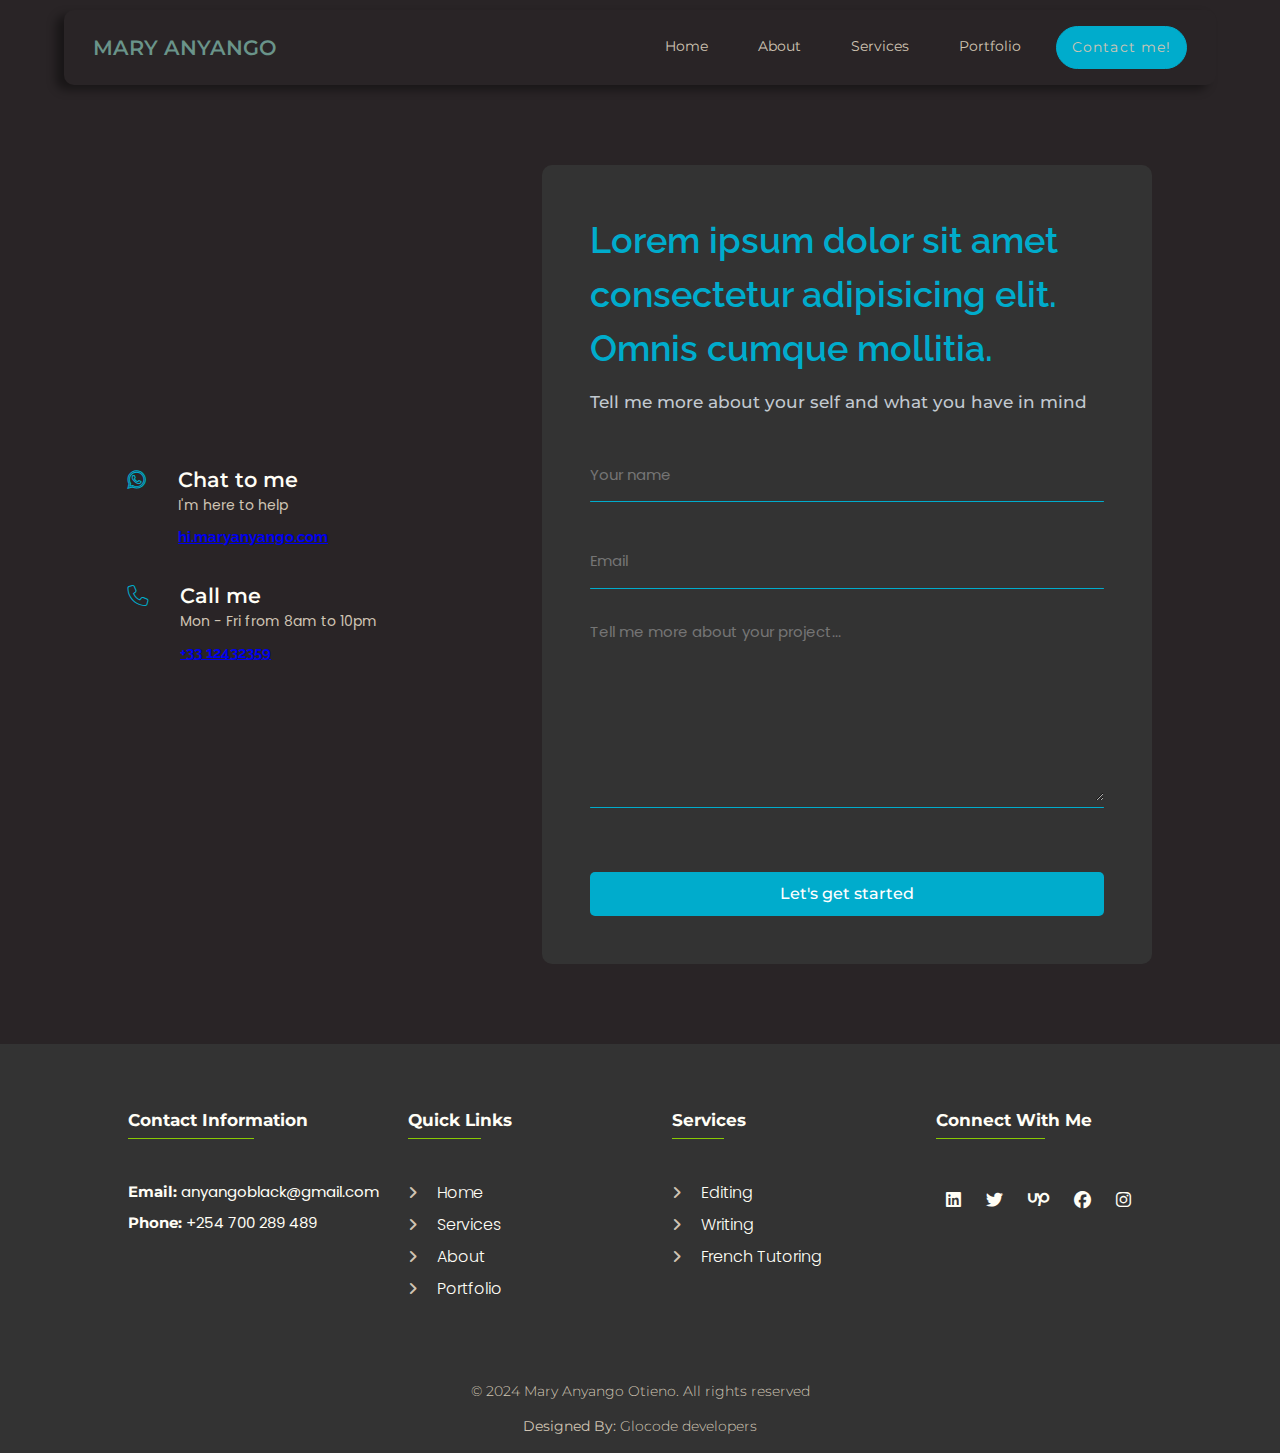
<file: templates/contact.html>
<!DOCTYPE html>
<html lang="en">
<head>
    <meta charset="UTF-8">
    <meta name="viewport" content="width=device-width, initial-scale=1.0">
    <title>Contact me</title>
    <link rel="stylesheet" href="../static/files/styles/assets.css">
    <link rel="stylesheet" href="../static/files/styles/contact.css">
    <link rel="stylesheet" href="../static/files/assets/fontawesome-free-6.5.2-web/css/all.css">
    <script defer src="../static/files/script/script.js"></script>
</head>
<body>
    <header class="header">
        <div class="logo">Mary Anyango</div>
        <div class="navigation" id="sideNav">
            <a href="/index.html">Home</a>
            <a href="./about.html">About</a>
            <a href="./services.html">Services</a>
            <a href="./portfolio.html">Portfolio</a>
            <a href="./contact.html" class="left">Contact me!</a>
            <span class="navClose" onclick="closeNav()">&times</span>
        </div>
        <span class="openNav" onclick="openNav()">&#9776</span>
    </header>
    <section class="contact-section">
        <div class="row">
            <div class="contact-container">
                <span class="fa-brands fa-whatsapp"></span>
                <div class="contact-details">
                    <h2>Chat to me</h2>
                    <p>I'm here to help</p>
                    <h5><a href="#">hi.maryanyango.com</a></h5>
                </div>
            </div>
            <div class="contact-container">
                <span class="fa fa-phone"></span>
                <div class="contact-details">
                    <h2>Call me</h2>
                    <p>Mon - Fri from 8am to 10pm</p>
                    <h5><a href="#">+33 12432359</a></h5>
                </div>
            </div>
        </div>
        <div class="row">
            <form action="#" method="post">
                <h2>Lorem ipsum dolor sit amet consectetur adipisicing elit. Omnis cumque mollitia.</h2>
                <p>Tell me more about your self and what you have in mind</p>
                <div class="form">
                    <div class="input-field">
                        <input type="text" name="name" placeholder="Your name">
                    </div>
                    <div class="input-field">
                        <input type="email" name="email" placeholder="Email">
                    </div>
                    <div class="input-field">
                        <textarea name="subject" rows="8" cols="50" placeholder="Tell me more about your project..."></textarea>
                    </div>
                    <input type="submit" value="Let's get started">
                </div>
            </form>
        </div>
    </section>
    <footer class="footer">
        <div class="footer-container">
            <div class="footer-col">
                <h2>Contact information</h2>
                <p><strong>Email:</strong> anyangoblack@gmail.com</p>
                <p><strong>Phone:</strong> +254 700 289 489</p>
            </div>
            <div class="footer-col">
                <h2>Quick Links</h2>
                <a href="../index.html"><i class="fa fa-angle-right"></i> Home</a>
                <a href="./services.html"><i class="fa fa-angle-right"></i> Services</a>
                <a href="./about.html"><i class="fa fa-angle-right"></i> About</a>
                <a href="./portfolio.html"><i class="fa fa-angle-right"></i> Portfolio</a>
            </div>
            <div class="footer-col">
                <h2>Services</h2>
                <a href="#"><i class="fa fa-angle-right"></i> Editing</a>
                <a href="#"><i class="fa fa-angle-right"></i> Writing</a>
                <a href="#"><i class="fa fa-angle-right"></i> French tutoring</a>
            </div>
            <div class="footer-col">
                <h2>Connect with me</h2>
                <div class="media">
                    <a href="#" class="fa-brands fa-linkedin"></a>
                    <a href="#" class="fa-brands fa-twitter"></a>
                    <a href="#" class="fa-brands fa-upwork"></a>
                    <a href="#" class="fa-brands fa-facebook"></a>
                    <a href="#" class="fa-brands fa-instagram"></a>
                </div>
            </div>
        </div>
        <div class="copyright">
            <p>&copy; 2024 Mary Anyango Otieno. All rights reserved</p>
            <p><strong>Designed By:</strong>  Glocode developers</p>
        </div>
    </footer>
</body>
</html>
</file>
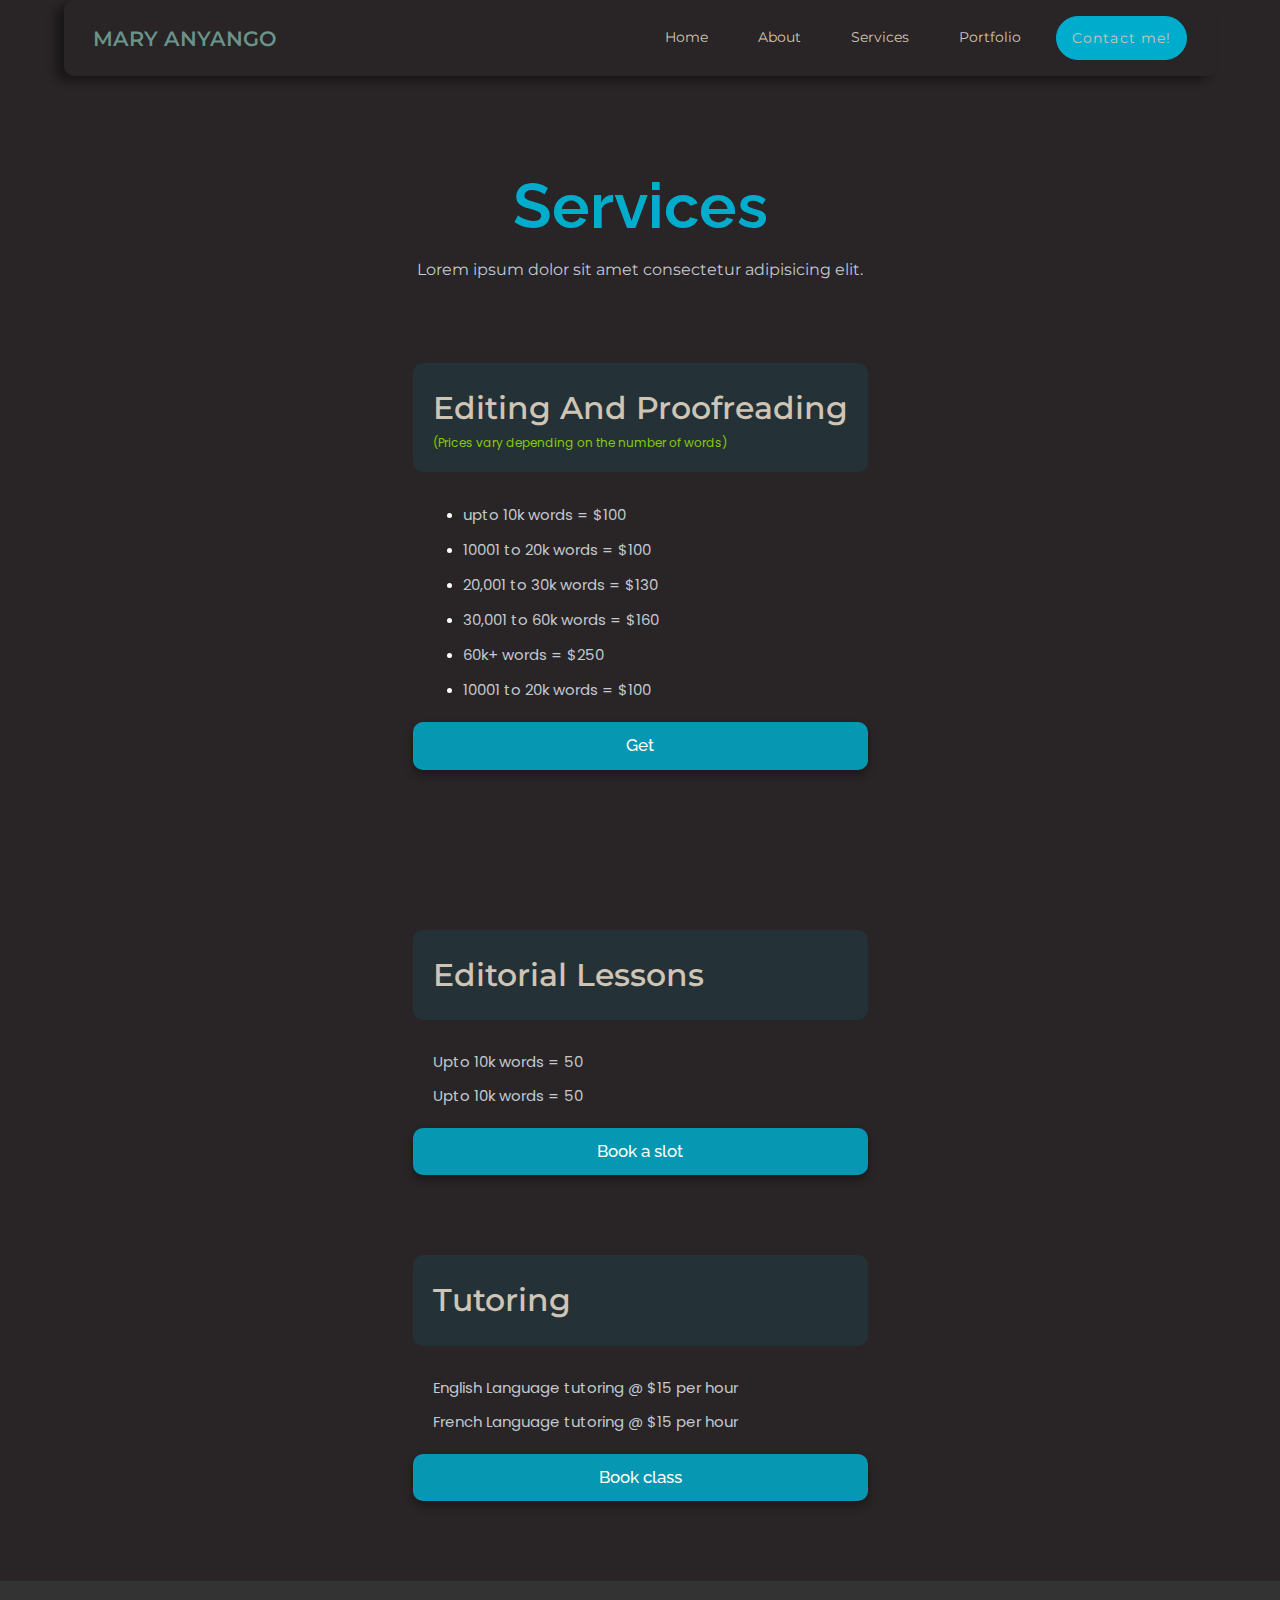
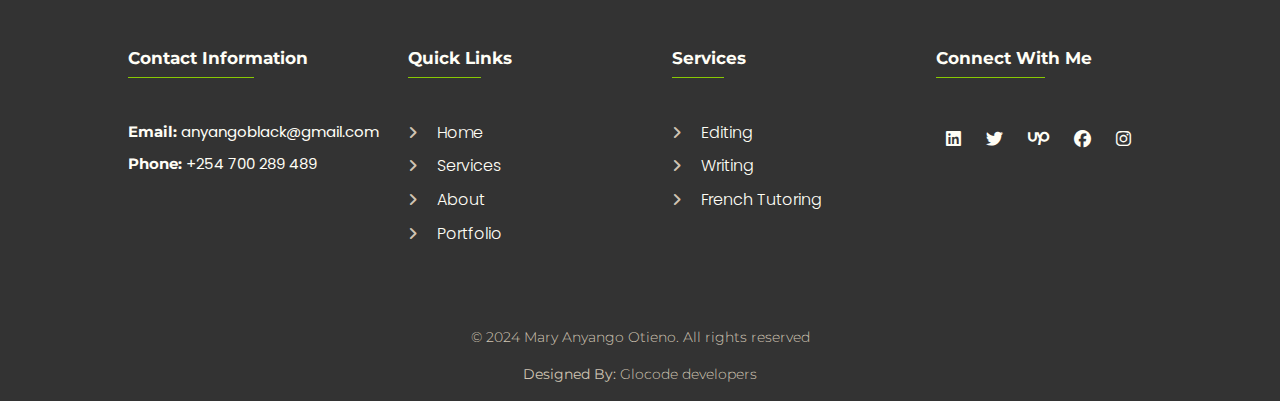
<file: templates/services.html>
<!DOCTYPE html>
<html lang="en">
<head>
    <meta charset="UTF-8">
    <meta name="viewport" content="width=device-width, initial-scale=1.0">
    <title>Services</title>
    <link rel="stylesheet" href="../static/files/styles/service.css">
    <link rel="stylesheet" href="../static/files/styles/assets.css">
    <link rel="stylesheet" href="../static/files/assets/fontawesome-free-6.5.2-web/css/all.css">
    <script src="../static/files/script/script.js"></script>
</head>
<body>
    <header class="header">
        <div class="logo">Mary Anyango</div>
        <div class="navigation" id="sideNav">
            <a href="../index.html">Home</a>
            <a href="./about.html">About</a>
            <a href="./services.html">Services</a>
            <a href="./portfolio.html">Portfolio</a>
            <a href="./contact.html" class="left">Contact me!</a>
            <span class="navClose" onclick="closeNav()">&times</span>
        </div>
        <span class="openNav" onclick="openNav()">&#9776</span>
    </header>
    <section class="container-fluid reveal">
        <h1>Services</h1>
        <p>Lorem ipsum dolor sit amet consectetur adipisicing elit.</p>
        <div class="container">
            <div class="box" id="editing">
                <span class="fa fa-pen"></span>
                <div class="box-title">
                    <h2>Editing and proofreading</h2>
                    <h5>(Prices vary depending on the number of words)</h5>
                </div>
                <div class="box-body">
                    <ul>
                        <li><p>upto 10k words = $100</p></li>
                        <li><p>10001 to 20k words = $100</p></li>
                        <li><p>20,001 to 30k words = $130</p></li>
                        <li><p>30,001 to 60k words = $160</p></li>
                        <li> <p>60k+ words = $250</p></li>
                        <li><p>10001 to 20k words = $100</p></li>
                    </ul>
                </div>
                <button class="service">Get</button>
            </div>
            <div class="container-col">
                <div class="box" id="writing">
                    <span class="fa fa-box"></span>
                    <div class="box-title">
                        <h2>Editorial Lessons</h2>
                    </div>
                    <div class="box-body">
                        <p>Upto 10k words = 50</p>
                        <p>Upto 10k words = 50</p>
                    </div>
                    <button class="service">Book a slot</button>
                </div>
                <div class="box" id="tutoring">
                    <span class="fa fa-box"></span>
                    <div class="box-title">
                        <h2>Tutoring</h2>
                    </div>
                    <div class="box-body">
                        <p>English Language tutoring @ $15 per hour</p>
                        <p>French Language tutoring @ $15 per hour</p>
                    </div>
                    <button class="service">Book class</button>
                </div>
            </div>
        </div>
    </section>
    <footer class="footer">
        <div class="footer-container">
            <div class="footer-col">
                <h2>Contact information</h2>
                <p><strong>Email:</strong> anyangoblack@gmail.com</p>
                <p><strong>Phone:</strong> +254 700 289 489</p>
            </div>
            <div class="footer-col">
                <h2>Quick Links</h2>
                <a href="../index.html"><i class="fa fa-angle-right"></i> Home</a>
                <a href="./services.html"><i class="fa fa-angle-right"></i> Services</a>
                <a href="./about.html"><i class="fa fa-angle-right"></i> About</a>
                <a href="./portfolio.html"><i class="fa fa-angle-right"></i> Portfolio</a>
            </div>
            <div class="footer-col">
                <h2>Services</h2>
                <a href="#"><i class="fa fa-angle-right"></i> Editing</a>
                <a href="#"><i class="fa fa-angle-right"></i> Writing</a>
                <a href="#"><i class="fa fa-angle-right"></i> French tutoring</a>
            </div>
            <div class="footer-col">
                <h2>Connect with me</h2>
                <div class="media">
                    <a href="#" class="fa-brands fa-linkedin"></a>
                    <a href="#" class="fa-brands fa-twitter"></a>
                    <a href="#" class="fa-brands fa-upwork"></a>
                    <a href="#" class="fa-brands fa-facebook"></a>
                    <a href="#" class="fa-brands fa-instagram"></a>
                </div>
            </div>
        </div>
        <div class="copyright">
            <p>&copy; 2024 Mary Anyango Otieno. All rights reserved</p>
            <p><strong>Designed By:</strong>  Glocode developers</p>
        </div>
    </footer>
</body>
</html>
</file>
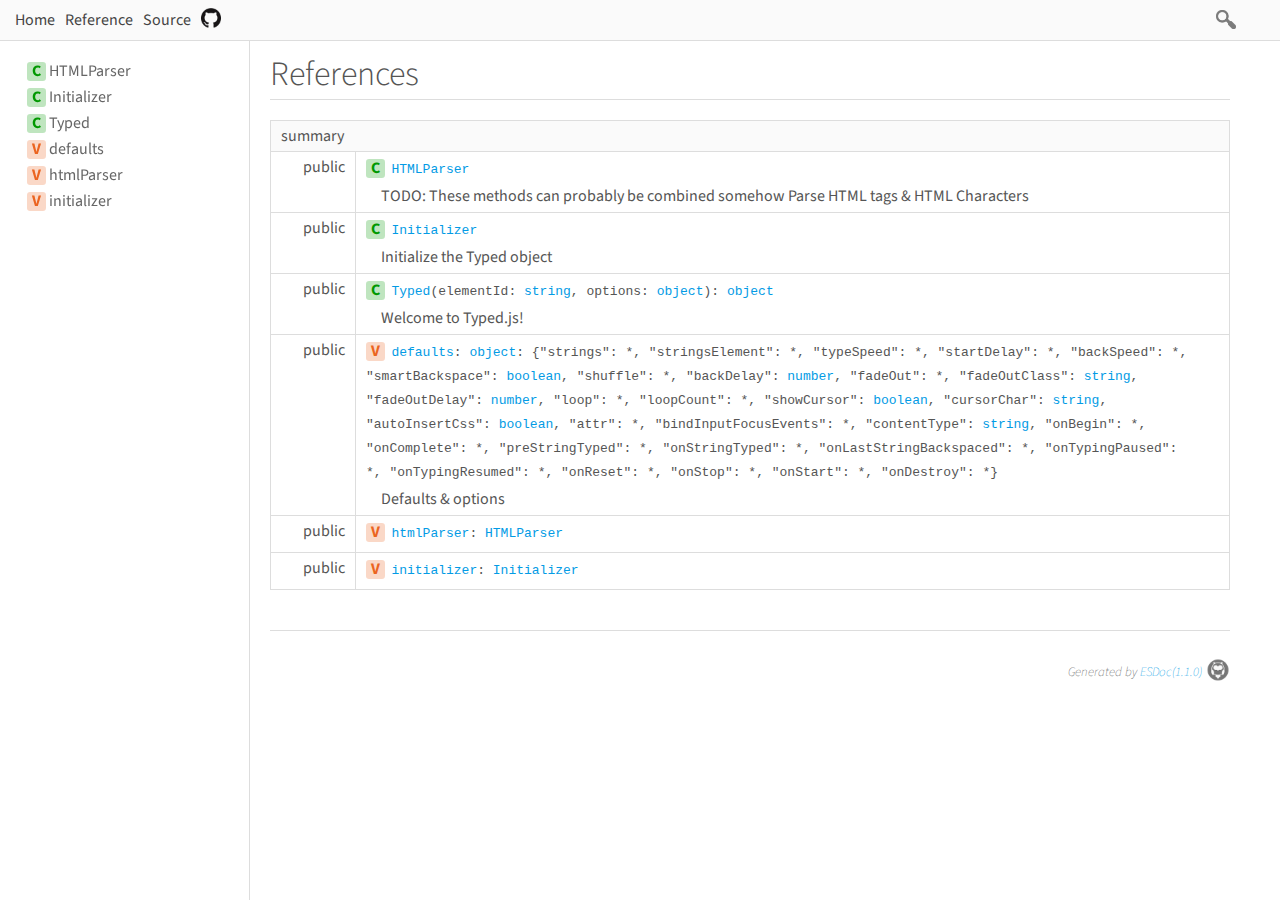
<file: static/files/typed.js-2.1.0/typed.js-2.1.0/docs/identifiers.html>
<!DOCTYPE html>
<html>
<head>
  <meta charset="utf-8">
  <base data-ice="baseUrl">
  <title data-ice="title">Reference | typed.js</title>
  <link type="text/css" rel="stylesheet" href="css/style.css">
  <link type="text/css" rel="stylesheet" href="css/prettify-tomorrow.css">
  <script src="script/prettify/prettify.js"></script>
  <script src="script/manual.js"></script>
<meta name="description" content="A JavaScript Typing Animation Library"><meta property="twitter:card" content="summary"><meta property="twitter:title" content="typed.js"><meta property="twitter:description" content="A JavaScript Typing Animation Library"></head>
<body class="layout-container" data-ice="rootContainer">

<header>
  <a href="./">Home</a>
  
  <a href="identifiers.html">Reference</a>
  <a href="source.html">Source</a>
  
  <div class="search-box">
  <span>
    <img src="./image/search.png">
    <span class="search-input-edge"></span><input class="search-input"><span class="search-input-edge"></span>
  </span>
    <ul class="search-result"></ul>
  </div>
<a style="position:relative; top:3px;" href="https://github.com/mattboldt/typed.js"><img width="20px" src="./image/github.png"></a></header>

<nav class="navigation" data-ice="nav"><div>
  <ul>
    
  <li data-ice="doc"><span data-ice="kind" class="kind-class">C</span><span data-ice="name"><span><a href="class/src/html-parser.js~HTMLParser.html">HTMLParser</a></span></span></li>
<li data-ice="doc"><span data-ice="kind" class="kind-class">C</span><span data-ice="name"><span><a href="class/src/initializer.js~Initializer.html">Initializer</a></span></span></li>
<li data-ice="doc"><span data-ice="kind" class="kind-class">C</span><span data-ice="name"><span><a href="class/src/typed.js~Typed.html">Typed</a></span></span></li>
<li data-ice="doc"><span data-ice="kind" class="kind-variable">V</span><span data-ice="name"><span><a href="variable/index.html#static-variable-defaults">defaults</a></span></span></li>
<li data-ice="doc"><span data-ice="kind" class="kind-variable">V</span><span data-ice="name"><span><a href="variable/index.html#static-variable-htmlParser">htmlParser</a></span></span></li>
<li data-ice="doc"><span data-ice="kind" class="kind-variable">V</span><span data-ice="name"><span><a href="variable/index.html#static-variable-initializer">initializer</a></span></span></li>
</ul>
</div>
</nav>

<div class="content" data-ice="content"><h1>References</h1>

<div class="identifiers-wrap">
  <div>
    
  <div data-ice="dirSummaryWrap">
      
      <div data-ice="dirSummary"><table class="summary" data-ice="summary">
  <thead><tr><td data-ice="title" colspan="3">summary</td></tr></thead>
  <tbody>
  
  <tr data-ice="target">
    <td>
      <span class="access" data-ice="access">public</span>
      
      
      
      <span class="override" data-ice="override"></span>
    </td>
    <td>
      <div>
        <p>
          <span data-ice="kind-icon" class="kind-class">C</span>
          
          
          <span class="code" data-ice="name"><span><a href="class/src/html-parser.js~HTMLParser.html">HTMLParser</a></span></span>
        </p>
      </div>
      <div>
        
        
        <div data-ice="description"><p>TODO: These methods can probably be combined somehow
Parse HTML tags &amp; HTML Characters</p>
</div>
      </div>
    </td>
    <td>
      
      
    </td>
  </tr>
<tr data-ice="target">
    <td>
      <span class="access" data-ice="access">public</span>
      
      
      
      <span class="override" data-ice="override"></span>
    </td>
    <td>
      <div>
        <p>
          <span data-ice="kind-icon" class="kind-class">C</span>
          
          
          <span class="code" data-ice="name"><span><a href="class/src/initializer.js~Initializer.html">Initializer</a></span></span>
        </p>
      </div>
      <div>
        
        
        <div data-ice="description"><p>Initialize the Typed object</p>
</div>
      </div>
    </td>
    <td>
      
      
    </td>
  </tr>
<tr data-ice="target">
    <td>
      <span class="access" data-ice="access">public</span>
      
      
      
      <span class="override" data-ice="override"></span>
    </td>
    <td>
      <div>
        <p>
          <span data-ice="kind-icon" class="kind-class">C</span>
          
          
          <span class="code" data-ice="name"><span><a href="class/src/typed.js~Typed.html">Typed</a></span></span><span class="code" data-ice="signature">(elementId: <span><a href="https://developer.mozilla.org/en-US/docs/Web/JavaScript/Reference/Global_Objects/String">string</a></span>, options: <span><a href="https://developer.mozilla.org/en-US/docs/Web/JavaScript/Reference/Global_Objects/Object">object</a></span>): <span><a href="https://developer.mozilla.org/en-US/docs/Web/JavaScript/Reference/Global_Objects/Object">object</a></span></span>
        </p>
      </div>
      <div>
        
        
        <div data-ice="description"><p>Welcome to Typed.js!</p>
</div>
      </div>
    </td>
    <td>
      
      
    </td>
  </tr>
<tr data-ice="target">
    <td>
      <span class="access" data-ice="access">public</span>
      
      
      
      <span class="override" data-ice="override"></span>
    </td>
    <td>
      <div>
        <p>
          <span data-ice="kind-icon" class="kind-variable">V</span>
          
          
          <span class="code" data-ice="name"><span><a href="variable/index.html#static-variable-defaults">defaults</a></span></span><span class="code" data-ice="signature">: <span><a href="https://developer.mozilla.org/en-US/docs/Web/JavaScript/Reference/Global_Objects/Object">object</a></span>: {&quot;strings&quot;: <span>*</span>, &quot;stringsElement&quot;: <span>*</span>, &quot;typeSpeed&quot;: <span>*</span>, &quot;startDelay&quot;: <span>*</span>, &quot;backSpeed&quot;: <span>*</span>, &quot;smartBackspace&quot;: <span><a href="https://developer.mozilla.org/en-US/docs/Web/JavaScript/Reference/Global_Objects/Boolean">boolean</a></span>, &quot;shuffle&quot;: <span>*</span>, &quot;backDelay&quot;: <span><a href="https://developer.mozilla.org/en-US/docs/Web/JavaScript/Reference/Global_Objects/Number">number</a></span>, &quot;fadeOut&quot;: <span>*</span>, &quot;fadeOutClass&quot;: <span><a href="https://developer.mozilla.org/en-US/docs/Web/JavaScript/Reference/Global_Objects/String">string</a></span>, &quot;fadeOutDelay&quot;: <span><a href="https://developer.mozilla.org/en-US/docs/Web/JavaScript/Reference/Global_Objects/Number">number</a></span>, &quot;loop&quot;: <span>*</span>, &quot;loopCount&quot;: <span>*</span>, &quot;showCursor&quot;: <span><a href="https://developer.mozilla.org/en-US/docs/Web/JavaScript/Reference/Global_Objects/Boolean">boolean</a></span>, &quot;cursorChar&quot;: <span><a href="https://developer.mozilla.org/en-US/docs/Web/JavaScript/Reference/Global_Objects/String">string</a></span>, &quot;autoInsertCss&quot;: <span><a href="https://developer.mozilla.org/en-US/docs/Web/JavaScript/Reference/Global_Objects/Boolean">boolean</a></span>, &quot;attr&quot;: <span>*</span>, &quot;bindInputFocusEvents&quot;: <span>*</span>, &quot;contentType&quot;: <span><a href="https://developer.mozilla.org/en-US/docs/Web/JavaScript/Reference/Global_Objects/String">string</a></span>, &quot;onBegin&quot;: <span>*</span>, &quot;onComplete&quot;: <span>*</span>, &quot;preStringTyped&quot;: <span>*</span>, &quot;onStringTyped&quot;: <span>*</span>, &quot;onLastStringBackspaced&quot;: <span>*</span>, &quot;onTypingPaused&quot;: <span>*</span>, &quot;onTypingResumed&quot;: <span>*</span>, &quot;onReset&quot;: <span>*</span>, &quot;onStop&quot;: <span>*</span>, &quot;onStart&quot;: <span>*</span>, &quot;onDestroy&quot;: <span>*</span>}</span>
        </p>
      </div>
      <div>
        
        
        <div data-ice="description"><p>Defaults &amp; options</p>
</div>
      </div>
    </td>
    <td>
      
      
    </td>
  </tr>
<tr data-ice="target">
    <td>
      <span class="access" data-ice="access">public</span>
      
      
      
      <span class="override" data-ice="override"></span>
    </td>
    <td>
      <div>
        <p>
          <span data-ice="kind-icon" class="kind-variable">V</span>
          
          
          <span class="code" data-ice="name"><span><a href="variable/index.html#static-variable-htmlParser">htmlParser</a></span></span><span class="code" data-ice="signature">: <span><a href="class/src/html-parser.js~HTMLParser.html">HTMLParser</a></span></span>
        </p>
      </div>
      <div>
        
        
        
      </div>
    </td>
    <td>
      
      
    </td>
  </tr>
<tr data-ice="target">
    <td>
      <span class="access" data-ice="access">public</span>
      
      
      
      <span class="override" data-ice="override"></span>
    </td>
    <td>
      <div>
        <p>
          <span data-ice="kind-icon" class="kind-variable">V</span>
          
          
          <span class="code" data-ice="name"><span><a href="variable/index.html#static-variable-initializer">initializer</a></span></span><span class="code" data-ice="signature">: <span><a href="class/src/initializer.js~Initializer.html">Initializer</a></span></span>
        </p>
      </div>
      <div>
        
        
        
      </div>
    </td>
    <td>
      
      
    </td>
  </tr>
</tbody>
</table>
</div>
    </div>
</div>

  
</div>
</div>

<footer class="footer">
  Generated by <a href="https://esdoc.org">ESDoc<span data-ice="esdocVersion">(1.1.0)</span><img src="./image/esdoc-logo-mini-black.png"></a>
</footer>

<script src="script/search_index.js"></script>
<script src="script/search.js"></script>
<script src="script/pretty-print.js"></script>
<script src="script/inherited-summary.js"></script>
<script src="script/test-summary.js"></script>
<script src="script/inner-link.js"></script>
<script src="script/patch-for-local.js"></script>
</body>
</html>
</file>
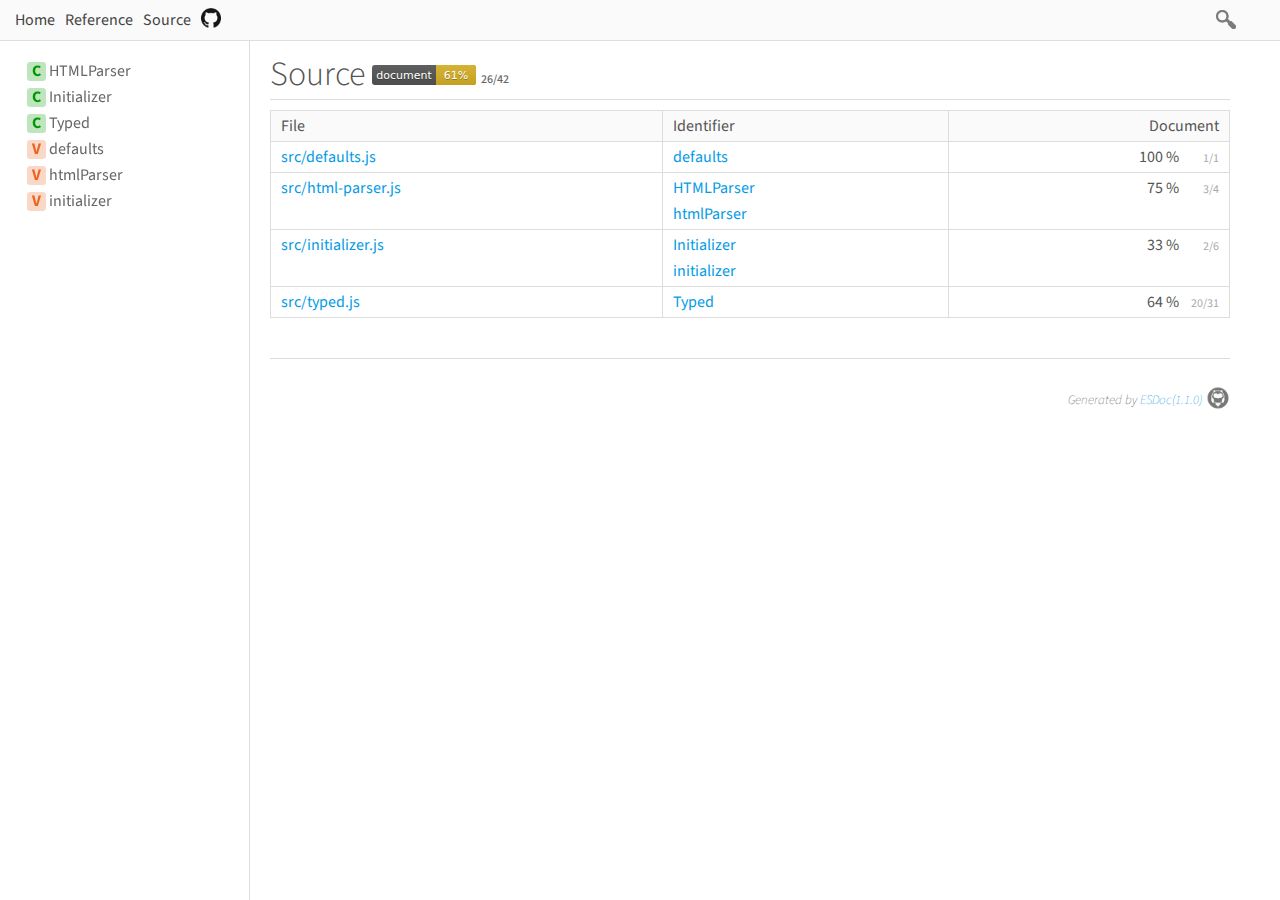
<file: static/files/typed.js-2.1.0/typed.js-2.1.0/docs/source.html>
<!DOCTYPE html>
<html>
<head>
  <meta charset="utf-8">
  <base data-ice="baseUrl" href>
  <title data-ice="title">Source | typed.js</title>
  <link type="text/css" rel="stylesheet" href="css/style.css">
  <link type="text/css" rel="stylesheet" href="css/prettify-tomorrow.css">
  <script src="script/prettify/prettify.js"></script>
  <script src="script/manual.js"></script>
<meta name="description" content="A JavaScript Typing Animation Library"><meta property="twitter:card" content="summary"><meta property="twitter:title" content="typed.js"><meta property="twitter:description" content="A JavaScript Typing Animation Library"></head>
<body class="layout-container" data-ice="rootContainer">

<header>
  <a href="./">Home</a>
  
  <a href="identifiers.html">Reference</a>
  <a href="source.html">Source</a>
  
  <div class="search-box">
  <span>
    <img src="./image/search.png">
    <span class="search-input-edge"></span><input class="search-input"><span class="search-input-edge"></span>
  </span>
    <ul class="search-result"></ul>
  </div>
<a style="position:relative; top:3px;" href="https://github.com/mattboldt/typed.js"><img width="20px" src="./image/github.png"></a></header>

<nav class="navigation" data-ice="nav"><div>
  <ul>
    
  <li data-ice="doc"><span data-ice="kind" class="kind-class">C</span><span data-ice="name"><span><a href="class/src/html-parser.js~HTMLParser.html">HTMLParser</a></span></span></li>
<li data-ice="doc"><span data-ice="kind" class="kind-class">C</span><span data-ice="name"><span><a href="class/src/initializer.js~Initializer.html">Initializer</a></span></span></li>
<li data-ice="doc"><span data-ice="kind" class="kind-class">C</span><span data-ice="name"><span><a href="class/src/typed.js~Typed.html">Typed</a></span></span></li>
<li data-ice="doc"><span data-ice="kind" class="kind-variable">V</span><span data-ice="name"><span><a href="variable/index.html#static-variable-defaults">defaults</a></span></span></li>
<li data-ice="doc"><span data-ice="kind" class="kind-variable">V</span><span data-ice="name"><span><a href="variable/index.html#static-variable-htmlParser">htmlParser</a></span></span></li>
<li data-ice="doc"><span data-ice="kind" class="kind-variable">V</span><span data-ice="name"><span><a href="variable/index.html#static-variable-initializer">initializer</a></span></span></li>
</ul>
</div>
</nav>

<div class="content" data-ice="content"><h1>Source <img data-ice="coverageBadge" src="./badge.svg"><span data-ice="totalCoverageCount" class="total-coverage-count">26/42</span></h1>

<table class="files-summary" data-ice="files" data-use-coverage="true">
  <thead>
    <tr>
      <td>File</td>
      <td>Identifier</td>
      <td class="coverage">Document</td>
      <td style="display: none;">Size</td>
      <td style="display: none;">Lines</td>
      <td style="display: none;">Updated</td>
    </tr>
  </thead>
  <tbody>
    
  <tr data-ice="file">
      <td data-ice="filePath"><span><a href="file/src/defaults.js.html">src/defaults.js</a></span></td>
      <td data-ice="identifier" class="identifiers"><span><a href="variable/index.html#static-variable-defaults">defaults</a></span></td>
      <td class="coverage"><span data-ice="coverage">100 %</span><span data-ice="coverageCount" class="coverage-count">1/1</span></td>
      <td style="display: none;" data-ice="size">3416 byte</td>
      <td style="display: none;" data-ice="lines">164</td>
      <td style="display: none;" data-ice="updated">2022-12-07 03:41:55 (UTC)</td>
    </tr>
<tr data-ice="file">
      <td data-ice="filePath"><span><a href="file/src/html-parser.js.html#errorLines=67">src/html-parser.js</a></span></td>
      <td data-ice="identifier" class="identifiers"><span><a href="class/src/html-parser.js~HTMLParser.html">HTMLParser</a></span>
<span><a href="variable/index.html#static-variable-htmlParser">htmlParser</a></span></td>
      <td class="coverage"><span data-ice="coverage">75 %</span><span data-ice="coverageCount" class="coverage-count">3/4</span></td>
      <td style="display: none;" data-ice="size">1798 byte</td>
      <td style="display: none;" data-ice="lines">67</td>
      <td style="display: none;" data-ice="updated">2023-04-07 18:56:50 (UTC)</td>
    </tr>
<tr data-ice="file">
      <td data-ice="filePath"><span><a href="file/src/initializer.js.html#errorLines=147,161,193,218">src/initializer.js</a></span></td>
      <td data-ice="identifier" class="identifiers"><span><a href="class/src/initializer.js~Initializer.html">Initializer</a></span>
<span><a href="variable/index.html#static-variable-initializer">initializer</a></span></td>
      <td class="coverage"><span data-ice="coverage">33 %</span><span data-ice="coverageCount" class="coverage-count">2/6</span></td>
      <td style="display: none;" data-ice="size">5877 byte</td>
      <td style="display: none;" data-ice="lines">218</td>
      <td style="display: none;" data-ice="updated">2023-04-07 18:56:50 (UTC)</td>
    </tr>
<tr data-ice="file">
      <td data-ice="filePath"><span><a href="file/src/typed.js.html#errorLines=11,142,267,334,357,73,75,76,77,91,95">src/typed.js</a></span></td>
      <td data-ice="identifier" class="identifiers"><span><a href="class/src/typed.js~Typed.html">Typed</a></span></td>
      <td class="coverage"><span data-ice="coverage">64 %</span><span data-ice="coverageCount" class="coverage-count">20/31</span></td>
      <td style="display: none;" data-ice="size">12719 byte</td>
      <td style="display: none;" data-ice="lines">433</td>
      <td style="display: none;" data-ice="updated">2023-04-07 18:56:50 (UTC)</td>
    </tr>
</tbody>
</table>
</div>

<footer class="footer">
  Generated by <a href="https://esdoc.org">ESDoc<span data-ice="esdocVersion">(1.1.0)</span><img src="./image/esdoc-logo-mini-black.png"></a>
</footer>

<script src="script/search_index.js"></script>
<script src="script/search.js"></script>
<script src="script/pretty-print.js"></script>
<script src="script/inherited-summary.js"></script>
<script src="script/test-summary.js"></script>
<script src="script/inner-link.js"></script>
<script src="script/patch-for-local.js"></script>
</body>
</html>
</file>
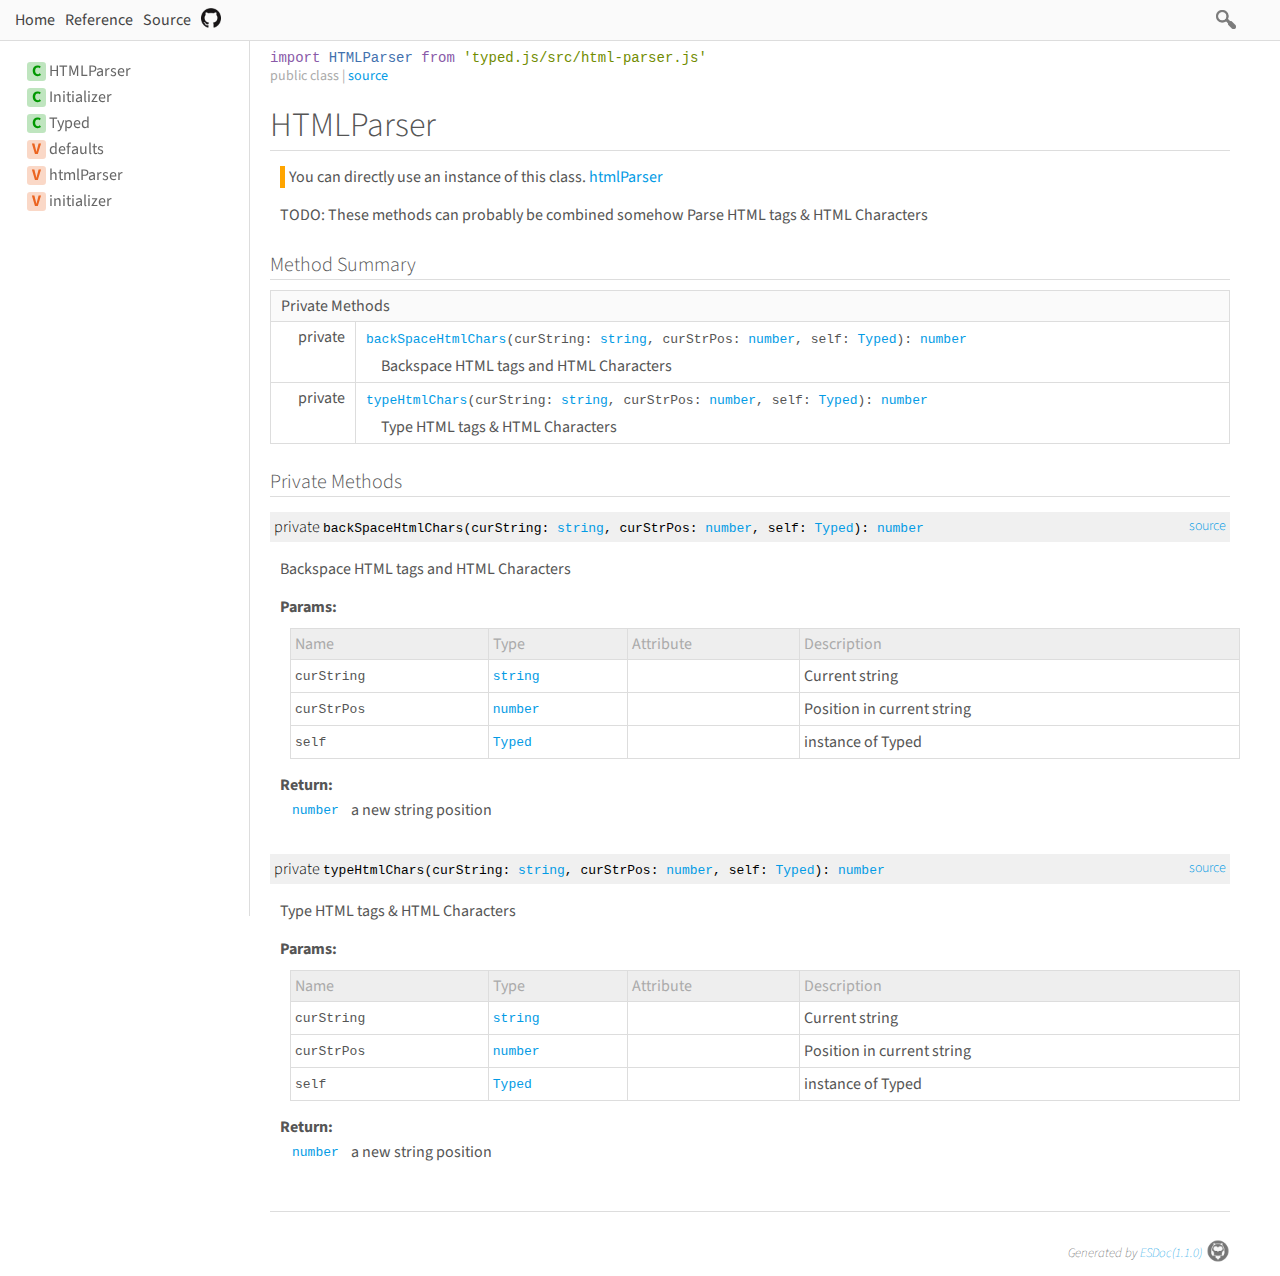
<file: static/files/typed.js-2.1.0/typed.js-2.1.0/docs/class/src/html-parser.js~HTMLParser.html>
<!DOCTYPE html>
<html>
<head>
  <meta charset="utf-8">
  <base data-ice="baseUrl" href="../../">
  <title data-ice="title">HTMLParser | typed.js</title>
  <link type="text/css" rel="stylesheet" href="css/style.css">
  <link type="text/css" rel="stylesheet" href="css/prettify-tomorrow.css">
  <script src="script/prettify/prettify.js"></script>
  <script src="script/manual.js"></script>
<meta name="description" content="A JavaScript Typing Animation Library"><meta property="twitter:card" content="summary"><meta property="twitter:title" content="typed.js"><meta property="twitter:description" content="A JavaScript Typing Animation Library"></head>
<body class="layout-container" data-ice="rootContainer">

<header>
  <a href="./">Home</a>
  
  <a href="identifiers.html">Reference</a>
  <a href="source.html">Source</a>
  
  <div class="search-box">
  <span>
    <img src="./image/search.png">
    <span class="search-input-edge"></span><input class="search-input"><span class="search-input-edge"></span>
  </span>
    <ul class="search-result"></ul>
  </div>
<a style="position:relative; top:3px;" href="https://github.com/mattboldt/typed.js"><img width="20px" src="./image/github.png"></a></header>

<nav class="navigation" data-ice="nav"><div>
  <ul>
    
  <li data-ice="doc"><span data-ice="kind" class="kind-class">C</span><span data-ice="name"><span><a href="class/src/html-parser.js~HTMLParser.html">HTMLParser</a></span></span></li>
<li data-ice="doc"><span data-ice="kind" class="kind-class">C</span><span data-ice="name"><span><a href="class/src/initializer.js~Initializer.html">Initializer</a></span></span></li>
<li data-ice="doc"><span data-ice="kind" class="kind-class">C</span><span data-ice="name"><span><a href="class/src/typed.js~Typed.html">Typed</a></span></span></li>
<li data-ice="doc"><span data-ice="kind" class="kind-variable">V</span><span data-ice="name"><span><a href="variable/index.html#static-variable-defaults">defaults</a></span></span></li>
<li data-ice="doc"><span data-ice="kind" class="kind-variable">V</span><span data-ice="name"><span><a href="variable/index.html#static-variable-htmlParser">htmlParser</a></span></span></li>
<li data-ice="doc"><span data-ice="kind" class="kind-variable">V</span><span data-ice="name"><span><a href="variable/index.html#static-variable-initializer">initializer</a></span></span></li>
</ul>
</div>
</nav>

<div class="content" data-ice="content"><div class="header-notice">
  <div data-ice="importPath" class="import-path"><pre class="prettyprint"><code data-ice="importPathCode">import HTMLParser from &apos;<span><a href="file/src/html-parser.js.html#lineNumber6">typed.js/src/html-parser.js</a></span>&apos;</code></pre></div>
  <span data-ice="access">public</span>
  <span data-ice="kind">class</span>
  
  
  
  <span data-ice="source">| <span><a href="file/src/html-parser.js.html#lineNumber6">source</a></span></span>
</div>

<div class="self-detail detail">
  <h1 data-ice="name">HTMLParser</h1>

  <div data-ice="instanceDocs" class="instance-docs">
    <span>You can directly use an instance of this class.</span>
    
  <span data-ice="instanceDoc"><span><a href="variable/index.html#static-variable-htmlParser">htmlParser</a></span></span>
</div>

  
  
  
  
  
  
  
  
  

  
  
  <div class="description" data-ice="description"><p>TODO: These methods can probably be combined somehow
Parse HTML tags &amp; HTML Characters</p>
</div>
  

  

  

  

  
</div>





<div data-ice="methodSummary"><h2>Method Summary</h2><table class="summary" data-ice="summary">
  <thead><tr><td data-ice="title" colspan="3">Private Methods</td></tr></thead>
  <tbody>
  
  <tr data-ice="target">
    <td>
      <span class="access" data-ice="access">private</span>
      
      
      
      <span class="override" data-ice="override"></span>
    </td>
    <td>
      <div>
        <p>
          
          
          
          <span class="code" data-ice="name"><span><a href="class/src/html-parser.js~HTMLParser.html#instance-method-backSpaceHtmlChars">backSpaceHtmlChars</a></span></span><span class="code" data-ice="signature">(curString: <span><a href="https://developer.mozilla.org/en-US/docs/Web/JavaScript/Reference/Global_Objects/String">string</a></span>, curStrPos: <span><a href="https://developer.mozilla.org/en-US/docs/Web/JavaScript/Reference/Global_Objects/Number">number</a></span>, self: <span><a href="class/src/typed.js~Typed.html">Typed</a></span>): <span><a href="https://developer.mozilla.org/en-US/docs/Web/JavaScript/Reference/Global_Objects/Number">number</a></span></span>
        </p>
      </div>
      <div>
        
        
        <div data-ice="description"><p>Backspace HTML tags and HTML Characters</p>
</div>
      </div>
    </td>
    <td>
      
      
    </td>
  </tr>
<tr data-ice="target">
    <td>
      <span class="access" data-ice="access">private</span>
      
      
      
      <span class="override" data-ice="override"></span>
    </td>
    <td>
      <div>
        <p>
          
          
          
          <span class="code" data-ice="name"><span><a href="class/src/html-parser.js~HTMLParser.html#instance-method-typeHtmlChars">typeHtmlChars</a></span></span><span class="code" data-ice="signature">(curString: <span><a href="https://developer.mozilla.org/en-US/docs/Web/JavaScript/Reference/Global_Objects/String">string</a></span>, curStrPos: <span><a href="https://developer.mozilla.org/en-US/docs/Web/JavaScript/Reference/Global_Objects/Number">number</a></span>, self: <span><a href="class/src/typed.js~Typed.html">Typed</a></span>): <span><a href="https://developer.mozilla.org/en-US/docs/Web/JavaScript/Reference/Global_Objects/Number">number</a></span></span>
        </p>
      </div>
      <div>
        
        
        <div data-ice="description"><p>Type HTML tags &amp; HTML Characters</p>
</div>
      </div>
    </td>
    <td>
      
      
    </td>
  </tr>
</tbody>
</table>
</div>







<div data-ice="methodDetails"><h2 data-ice="title">Private Methods</h2>

<div class="detail" data-ice="detail">
  <h3 data-ice="anchor" id="instance-method-backSpaceHtmlChars">
    <span class="access" data-ice="access">private</span>
    
    
    
    
    
    <span class="code" data-ice="name">backSpaceHtmlChars</span><span class="code" data-ice="signature">(curString: <span><a href="https://developer.mozilla.org/en-US/docs/Web/JavaScript/Reference/Global_Objects/String">string</a></span>, curStrPos: <span><a href="https://developer.mozilla.org/en-US/docs/Web/JavaScript/Reference/Global_Objects/Number">number</a></span>, self: <span><a href="class/src/typed.js~Typed.html">Typed</a></span>): <span><a href="https://developer.mozilla.org/en-US/docs/Web/JavaScript/Reference/Global_Objects/Number">number</a></span></span>
    <span class="right-info">
      
      
      <span data-ice="source"><span><a href="file/src/html-parser.js.html#lineNumber45">source</a></span></span>
    </span>
  </h3>

  
  
  
  <div data-ice="description"><p>Backspace HTML tags and HTML Characters</p>
</div>

  

  <div data-ice="properties"><div data-ice="properties">
  <h4 data-ice="title">Params:</h4>
  <table class="params">
    <thead>
    <tr><td>Name</td><td>Type</td><td>Attribute</td><td>Description</td></tr>
    </thead>
    <tbody>
    
    <tr data-ice="property" data-depth="0">
      <td data-ice="name" class="code" data-depth="0">curString</td>
      <td data-ice="type" class="code"><span><a href="https://developer.mozilla.org/en-US/docs/Web/JavaScript/Reference/Global_Objects/String">string</a></span></td>
      <td data-ice="appendix"></td>
      <td data-ice="description"><p>Current string</p>
</td>
    </tr>
<tr data-ice="property" data-depth="0">
      <td data-ice="name" class="code" data-depth="0">curStrPos</td>
      <td data-ice="type" class="code"><span><a href="https://developer.mozilla.org/en-US/docs/Web/JavaScript/Reference/Global_Objects/Number">number</a></span></td>
      <td data-ice="appendix"></td>
      <td data-ice="description"><p>Position in current string</p>
</td>
    </tr>
<tr data-ice="property" data-depth="0">
      <td data-ice="name" class="code" data-depth="0">self</td>
      <td data-ice="type" class="code"><span><a href="class/src/typed.js~Typed.html">Typed</a></span></td>
      <td data-ice="appendix"></td>
      <td data-ice="description"><p>instance of Typed</p>
</td>
    </tr>
</tbody>
  </table>
</div>
</div>

  <div class="return-params" data-ice="returnParams">
    <h4>Return:</h4>
    <table>
      <tbody>
        <tr>
          <td class="return-type code" data-ice="returnType"><span><a href="https://developer.mozilla.org/en-US/docs/Web/JavaScript/Reference/Global_Objects/Number">number</a></span></td>
          <td class="return-desc" data-ice="returnDescription"><p>a new string position</p>
</td>
        </tr>
      </tbody>
    </table>
    <div data-ice="returnProperties">
</div>
  </div>

  

  

  

  

  

  

  
  
</div>
<div class="detail" data-ice="detail">
  <h3 data-ice="anchor" id="instance-method-typeHtmlChars">
    <span class="access" data-ice="access">private</span>
    
    
    
    
    
    <span class="code" data-ice="name">typeHtmlChars</span><span class="code" data-ice="signature">(curString: <span><a href="https://developer.mozilla.org/en-US/docs/Web/JavaScript/Reference/Global_Objects/String">string</a></span>, curStrPos: <span><a href="https://developer.mozilla.org/en-US/docs/Web/JavaScript/Reference/Global_Objects/Number">number</a></span>, self: <span><a href="class/src/typed.js~Typed.html">Typed</a></span>): <span><a href="https://developer.mozilla.org/en-US/docs/Web/JavaScript/Reference/Global_Objects/Number">number</a></span></span>
    <span class="right-info">
      
      
      <span data-ice="source"><span><a href="file/src/html-parser.js.html#lineNumber16">source</a></span></span>
    </span>
  </h3>

  
  
  
  <div data-ice="description"><p>Type HTML tags &amp; HTML Characters</p>
</div>

  

  <div data-ice="properties"><div data-ice="properties">
  <h4 data-ice="title">Params:</h4>
  <table class="params">
    <thead>
    <tr><td>Name</td><td>Type</td><td>Attribute</td><td>Description</td></tr>
    </thead>
    <tbody>
    
    <tr data-ice="property" data-depth="0">
      <td data-ice="name" class="code" data-depth="0">curString</td>
      <td data-ice="type" class="code"><span><a href="https://developer.mozilla.org/en-US/docs/Web/JavaScript/Reference/Global_Objects/String">string</a></span></td>
      <td data-ice="appendix"></td>
      <td data-ice="description"><p>Current string</p>
</td>
    </tr>
<tr data-ice="property" data-depth="0">
      <td data-ice="name" class="code" data-depth="0">curStrPos</td>
      <td data-ice="type" class="code"><span><a href="https://developer.mozilla.org/en-US/docs/Web/JavaScript/Reference/Global_Objects/Number">number</a></span></td>
      <td data-ice="appendix"></td>
      <td data-ice="description"><p>Position in current string</p>
</td>
    </tr>
<tr data-ice="property" data-depth="0">
      <td data-ice="name" class="code" data-depth="0">self</td>
      <td data-ice="type" class="code"><span><a href="class/src/typed.js~Typed.html">Typed</a></span></td>
      <td data-ice="appendix"></td>
      <td data-ice="description"><p>instance of Typed</p>
</td>
    </tr>
</tbody>
  </table>
</div>
</div>

  <div class="return-params" data-ice="returnParams">
    <h4>Return:</h4>
    <table>
      <tbody>
        <tr>
          <td class="return-type code" data-ice="returnType"><span><a href="https://developer.mozilla.org/en-US/docs/Web/JavaScript/Reference/Global_Objects/Number">number</a></span></td>
          <td class="return-desc" data-ice="returnDescription"><p>a new string position</p>
</td>
        </tr>
      </tbody>
    </table>
    <div data-ice="returnProperties">
</div>
  </div>

  

  

  

  

  

  

  
  
</div>
</div>
</div>

<footer class="footer">
  Generated by <a href="https://esdoc.org">ESDoc<span data-ice="esdocVersion">(1.1.0)</span><img src="./image/esdoc-logo-mini-black.png"></a>
</footer>

<script src="script/search_index.js"></script>
<script src="script/search.js"></script>
<script src="script/pretty-print.js"></script>
<script src="script/inherited-summary.js"></script>
<script src="script/test-summary.js"></script>
<script src="script/inner-link.js"></script>
<script src="script/patch-for-local.js"></script>
</body>
</html>
</file>
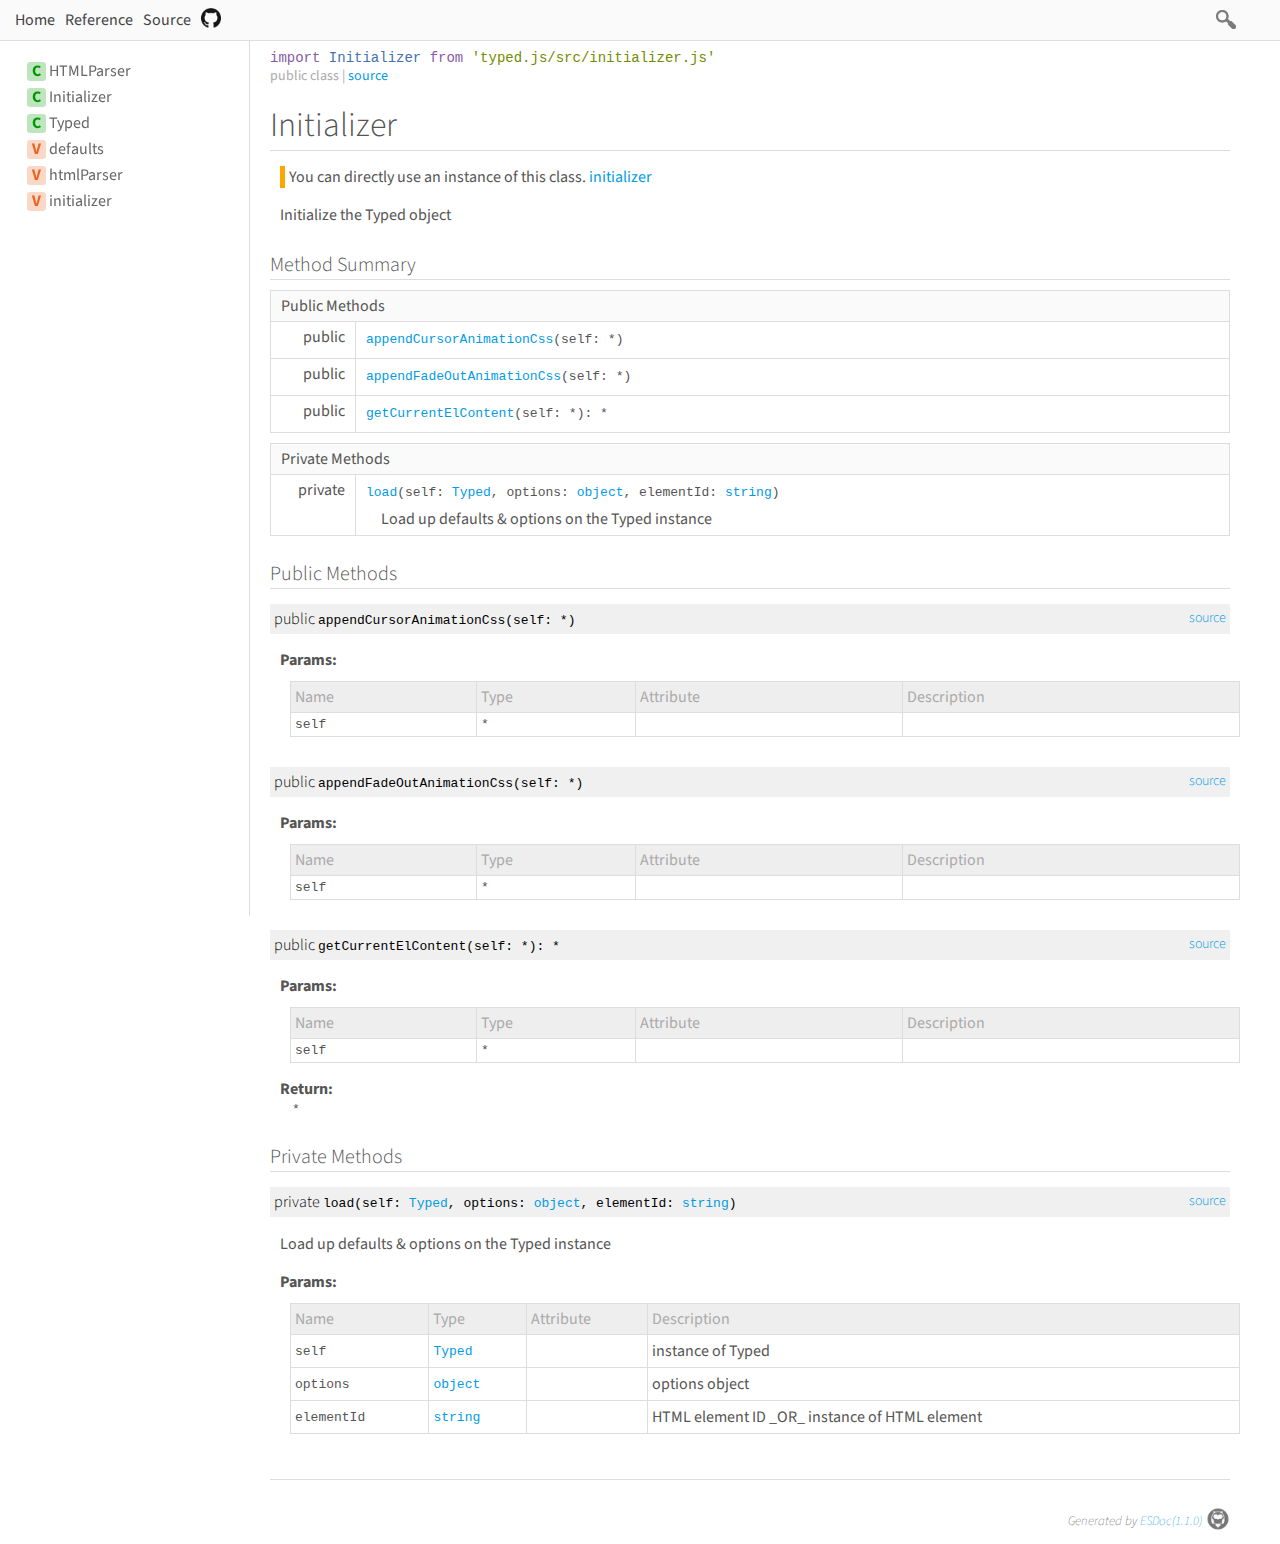
<file: static/files/typed.js-2.1.0/typed.js-2.1.0/docs/class/src/initializer.js~Initializer.html>
<!DOCTYPE html>
<html>
<head>
  <meta charset="utf-8">
  <base data-ice="baseUrl" href="../../">
  <title data-ice="title">Initializer | typed.js</title>
  <link type="text/css" rel="stylesheet" href="css/style.css">
  <link type="text/css" rel="stylesheet" href="css/prettify-tomorrow.css">
  <script src="script/prettify/prettify.js"></script>
  <script src="script/manual.js"></script>
<meta name="description" content="A JavaScript Typing Animation Library"><meta property="twitter:card" content="summary"><meta property="twitter:title" content="typed.js"><meta property="twitter:description" content="A JavaScript Typing Animation Library"></head>
<body class="layout-container" data-ice="rootContainer">

<header>
  <a href="./">Home</a>
  
  <a href="identifiers.html">Reference</a>
  <a href="source.html">Source</a>
  
  <div class="search-box">
  <span>
    <img src="./image/search.png">
    <span class="search-input-edge"></span><input class="search-input"><span class="search-input-edge"></span>
  </span>
    <ul class="search-result"></ul>
  </div>
<a style="position:relative; top:3px;" href="https://github.com/mattboldt/typed.js"><img width="20px" src="./image/github.png"></a></header>

<nav class="navigation" data-ice="nav"><div>
  <ul>
    
  <li data-ice="doc"><span data-ice="kind" class="kind-class">C</span><span data-ice="name"><span><a href="class/src/html-parser.js~HTMLParser.html">HTMLParser</a></span></span></li>
<li data-ice="doc"><span data-ice="kind" class="kind-class">C</span><span data-ice="name"><span><a href="class/src/initializer.js~Initializer.html">Initializer</a></span></span></li>
<li data-ice="doc"><span data-ice="kind" class="kind-class">C</span><span data-ice="name"><span><a href="class/src/typed.js~Typed.html">Typed</a></span></span></li>
<li data-ice="doc"><span data-ice="kind" class="kind-variable">V</span><span data-ice="name"><span><a href="variable/index.html#static-variable-defaults">defaults</a></span></span></li>
<li data-ice="doc"><span data-ice="kind" class="kind-variable">V</span><span data-ice="name"><span><a href="variable/index.html#static-variable-htmlParser">htmlParser</a></span></span></li>
<li data-ice="doc"><span data-ice="kind" class="kind-variable">V</span><span data-ice="name"><span><a href="variable/index.html#static-variable-initializer">initializer</a></span></span></li>
</ul>
</div>
</nav>

<div class="content" data-ice="content"><div class="header-notice">
  <div data-ice="importPath" class="import-path"><pre class="prettyprint"><code data-ice="importPathCode">import Initializer from &apos;<span><a href="file/src/initializer.js.html#lineNumber6">typed.js/src/initializer.js</a></span>&apos;</code></pre></div>
  <span data-ice="access">public</span>
  <span data-ice="kind">class</span>
  
  
  
  <span data-ice="source">| <span><a href="file/src/initializer.js.html#lineNumber6">source</a></span></span>
</div>

<div class="self-detail detail">
  <h1 data-ice="name">Initializer</h1>

  <div data-ice="instanceDocs" class="instance-docs">
    <span>You can directly use an instance of this class.</span>
    
  <span data-ice="instanceDoc"><span><a href="variable/index.html#static-variable-initializer">initializer</a></span></span>
</div>

  
  
  
  
  
  
  
  
  

  
  
  <div class="description" data-ice="description"><p>Initialize the Typed object</p>
</div>
  

  

  

  

  
</div>





<div data-ice="methodSummary"><h2>Method Summary</h2><table class="summary" data-ice="summary">
  <thead><tr><td data-ice="title" colspan="3">Public Methods</td></tr></thead>
  <tbody>
  
  <tr data-ice="target">
    <td>
      <span class="access" data-ice="access">public</span>
      
      
      
      <span class="override" data-ice="override"></span>
    </td>
    <td>
      <div>
        <p>
          
          
          
          <span class="code" data-ice="name"><span><a href="class/src/initializer.js~Initializer.html#instance-method-appendCursorAnimationCss">appendCursorAnimationCss</a></span></span><span class="code" data-ice="signature">(self: <span>*</span>)</span>
        </p>
      </div>
      <div>
        
        
        
      </div>
    </td>
    <td>
      
      
    </td>
  </tr>
<tr data-ice="target">
    <td>
      <span class="access" data-ice="access">public</span>
      
      
      
      <span class="override" data-ice="override"></span>
    </td>
    <td>
      <div>
        <p>
          
          
          
          <span class="code" data-ice="name"><span><a href="class/src/initializer.js~Initializer.html#instance-method-appendFadeOutAnimationCss">appendFadeOutAnimationCss</a></span></span><span class="code" data-ice="signature">(self: <span>*</span>)</span>
        </p>
      </div>
      <div>
        
        
        
      </div>
    </td>
    <td>
      
      
    </td>
  </tr>
<tr data-ice="target">
    <td>
      <span class="access" data-ice="access">public</span>
      
      
      
      <span class="override" data-ice="override"></span>
    </td>
    <td>
      <div>
        <p>
          
          
          
          <span class="code" data-ice="name"><span><a href="class/src/initializer.js~Initializer.html#instance-method-getCurrentElContent">getCurrentElContent</a></span></span><span class="code" data-ice="signature">(self: <span>*</span>): <span>*</span></span>
        </p>
      </div>
      <div>
        
        
        
      </div>
    </td>
    <td>
      
      
    </td>
  </tr>
</tbody>
</table>
<table class="summary" data-ice="summary">
  <thead><tr><td data-ice="title" colspan="3">Private Methods</td></tr></thead>
  <tbody>
  
  <tr data-ice="target">
    <td>
      <span class="access" data-ice="access">private</span>
      
      
      
      <span class="override" data-ice="override"></span>
    </td>
    <td>
      <div>
        <p>
          
          
          
          <span class="code" data-ice="name"><span><a href="class/src/initializer.js~Initializer.html#instance-method-load">load</a></span></span><span class="code" data-ice="signature">(self: <span><a href="class/src/typed.js~Typed.html">Typed</a></span>, options: <span><a href="https://developer.mozilla.org/en-US/docs/Web/JavaScript/Reference/Global_Objects/Object">object</a></span>, elementId: <span><a href="https://developer.mozilla.org/en-US/docs/Web/JavaScript/Reference/Global_Objects/String">string</a></span>)</span>
        </p>
      </div>
      <div>
        
        
        <div data-ice="description"><p>Load up defaults &amp; options on the Typed instance</p>
</div>
      </div>
    </td>
    <td>
      
      
    </td>
  </tr>
</tbody>
</table>
</div>







<div data-ice="methodDetails"><h2 data-ice="title">Public Methods</h2>

<div class="detail" data-ice="detail">
  <h3 data-ice="anchor" id="instance-method-appendCursorAnimationCss">
    <span class="access" data-ice="access">public</span>
    
    
    
    
    
    <span class="code" data-ice="name">appendCursorAnimationCss</span><span class="code" data-ice="signature">(self: <span>*</span>)</span>
    <span class="right-info">
      
      
      <span data-ice="source"><span><a href="file/src/initializer.js.html#lineNumber161">source</a></span></span>
    </span>
  </h3>

  
  
  
  

  

  <div data-ice="properties"><div data-ice="properties">
  <h4 data-ice="title">Params:</h4>
  <table class="params">
    <thead>
    <tr><td>Name</td><td>Type</td><td>Attribute</td><td>Description</td></tr>
    </thead>
    <tbody>
    
    <tr data-ice="property" data-depth="0">
      <td data-ice="name" class="code" data-depth="0">self</td>
      <td data-ice="type" class="code"><span>*</span></td>
      <td data-ice="appendix"></td>
      <td data-ice="description"></td>
    </tr>
</tbody>
  </table>
</div>
</div>

  

  

  

  

  

  

  

  
  
</div>
<div class="detail" data-ice="detail">
  <h3 data-ice="anchor" id="instance-method-appendFadeOutAnimationCss">
    <span class="access" data-ice="access">public</span>
    
    
    
    
    
    <span class="code" data-ice="name">appendFadeOutAnimationCss</span><span class="code" data-ice="signature">(self: <span>*</span>)</span>
    <span class="right-info">
      
      
      <span data-ice="source"><span><a href="file/src/initializer.js.html#lineNumber193">source</a></span></span>
    </span>
  </h3>

  
  
  
  

  

  <div data-ice="properties"><div data-ice="properties">
  <h4 data-ice="title">Params:</h4>
  <table class="params">
    <thead>
    <tr><td>Name</td><td>Type</td><td>Attribute</td><td>Description</td></tr>
    </thead>
    <tbody>
    
    <tr data-ice="property" data-depth="0">
      <td data-ice="name" class="code" data-depth="0">self</td>
      <td data-ice="type" class="code"><span>*</span></td>
      <td data-ice="appendix"></td>
      <td data-ice="description"></td>
    </tr>
</tbody>
  </table>
</div>
</div>

  

  

  

  

  

  

  

  
  
</div>
<div class="detail" data-ice="detail">
  <h3 data-ice="anchor" id="instance-method-getCurrentElContent">
    <span class="access" data-ice="access">public</span>
    
    
    
    
    
    <span class="code" data-ice="name">getCurrentElContent</span><span class="code" data-ice="signature">(self: <span>*</span>): <span>*</span></span>
    <span class="right-info">
      
      
      <span data-ice="source"><span><a href="file/src/initializer.js.html#lineNumber147">source</a></span></span>
    </span>
  </h3>

  
  
  
  

  

  <div data-ice="properties"><div data-ice="properties">
  <h4 data-ice="title">Params:</h4>
  <table class="params">
    <thead>
    <tr><td>Name</td><td>Type</td><td>Attribute</td><td>Description</td></tr>
    </thead>
    <tbody>
    
    <tr data-ice="property" data-depth="0">
      <td data-ice="name" class="code" data-depth="0">self</td>
      <td data-ice="type" class="code"><span>*</span></td>
      <td data-ice="appendix"></td>
      <td data-ice="description"></td>
    </tr>
</tbody>
  </table>
</div>
</div>

  <div class="return-params" data-ice="returnParams">
    <h4>Return:</h4>
    <table>
      <tbody>
        <tr>
          <td class="return-type code" data-ice="returnType"><span>*</span></td>
          
        </tr>
      </tbody>
    </table>
    <div data-ice="returnProperties">
</div>
  </div>

  

  

  

  

  

  

  
  
</div>
<h2 data-ice="title">Private Methods</h2>

<div class="detail" data-ice="detail">
  <h3 data-ice="anchor" id="instance-method-load">
    <span class="access" data-ice="access">private</span>
    
    
    
    
    
    <span class="code" data-ice="name">load</span><span class="code" data-ice="signature">(self: <span><a href="class/src/typed.js~Typed.html">Typed</a></span>, options: <span><a href="https://developer.mozilla.org/en-US/docs/Web/JavaScript/Reference/Global_Objects/Object">object</a></span>, elementId: <span><a href="https://developer.mozilla.org/en-US/docs/Web/JavaScript/Reference/Global_Objects/String">string</a></span>)</span>
    <span class="right-info">
      
      
      <span data-ice="source"><span><a href="file/src/initializer.js.html#lineNumber15">source</a></span></span>
    </span>
  </h3>

  
  
  
  <div data-ice="description"><p>Load up defaults &amp; options on the Typed instance</p>
</div>

  

  <div data-ice="properties"><div data-ice="properties">
  <h4 data-ice="title">Params:</h4>
  <table class="params">
    <thead>
    <tr><td>Name</td><td>Type</td><td>Attribute</td><td>Description</td></tr>
    </thead>
    <tbody>
    
    <tr data-ice="property" data-depth="0">
      <td data-ice="name" class="code" data-depth="0">self</td>
      <td data-ice="type" class="code"><span><a href="class/src/typed.js~Typed.html">Typed</a></span></td>
      <td data-ice="appendix"></td>
      <td data-ice="description"><p>instance of Typed</p>
</td>
    </tr>
<tr data-ice="property" data-depth="0">
      <td data-ice="name" class="code" data-depth="0">options</td>
      <td data-ice="type" class="code"><span><a href="https://developer.mozilla.org/en-US/docs/Web/JavaScript/Reference/Global_Objects/Object">object</a></span></td>
      <td data-ice="appendix"></td>
      <td data-ice="description"><p>options object</p>
</td>
    </tr>
<tr data-ice="property" data-depth="0">
      <td data-ice="name" class="code" data-depth="0">elementId</td>
      <td data-ice="type" class="code"><span><a href="https://developer.mozilla.org/en-US/docs/Web/JavaScript/Reference/Global_Objects/String">string</a></span></td>
      <td data-ice="appendix"></td>
      <td data-ice="description"><p>HTML element ID _OR_ instance of HTML element</p>
</td>
    </tr>
</tbody>
  </table>
</div>
</div>

  

  

  

  

  

  

  

  
  
</div>
</div>
</div>

<footer class="footer">
  Generated by <a href="https://esdoc.org">ESDoc<span data-ice="esdocVersion">(1.1.0)</span><img src="./image/esdoc-logo-mini-black.png"></a>
</footer>

<script src="script/search_index.js"></script>
<script src="script/search.js"></script>
<script src="script/pretty-print.js"></script>
<script src="script/inherited-summary.js"></script>
<script src="script/test-summary.js"></script>
<script src="script/inner-link.js"></script>
<script src="script/patch-for-local.js"></script>
</body>
</html>
</file>
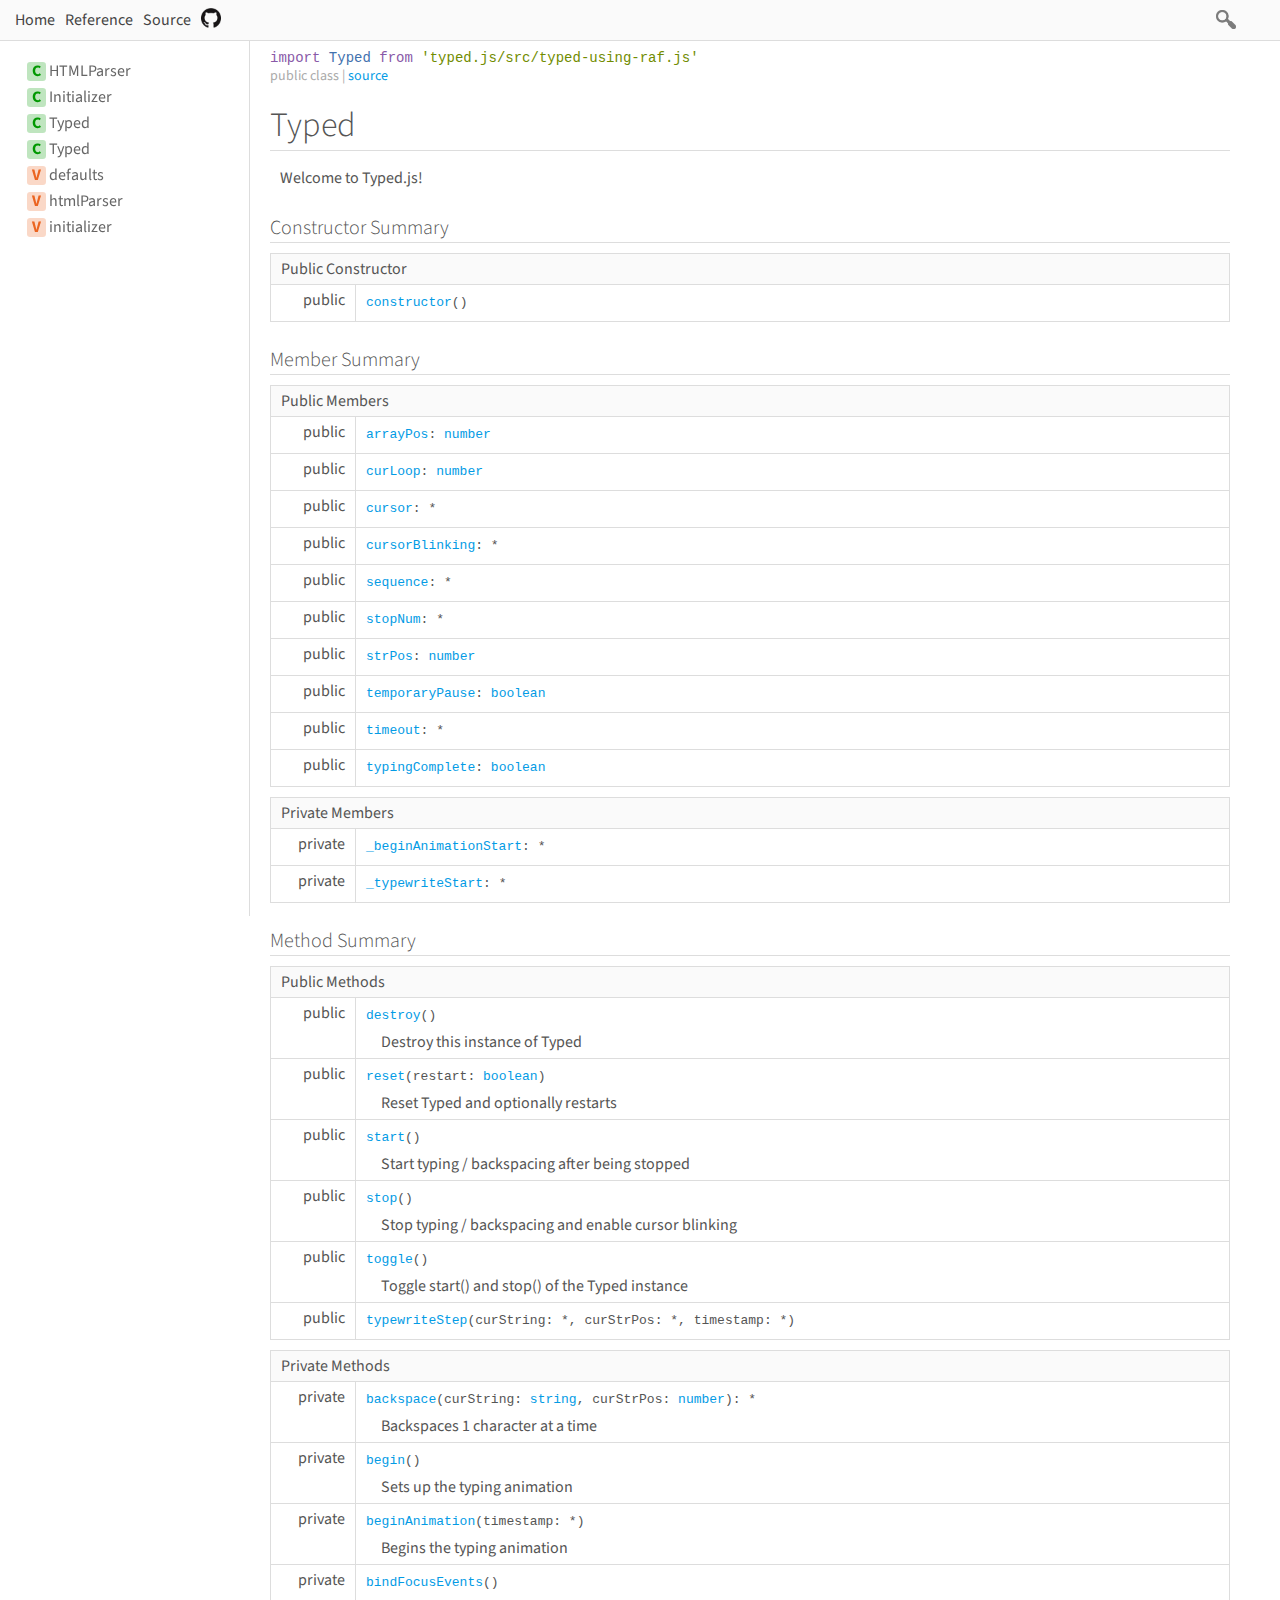
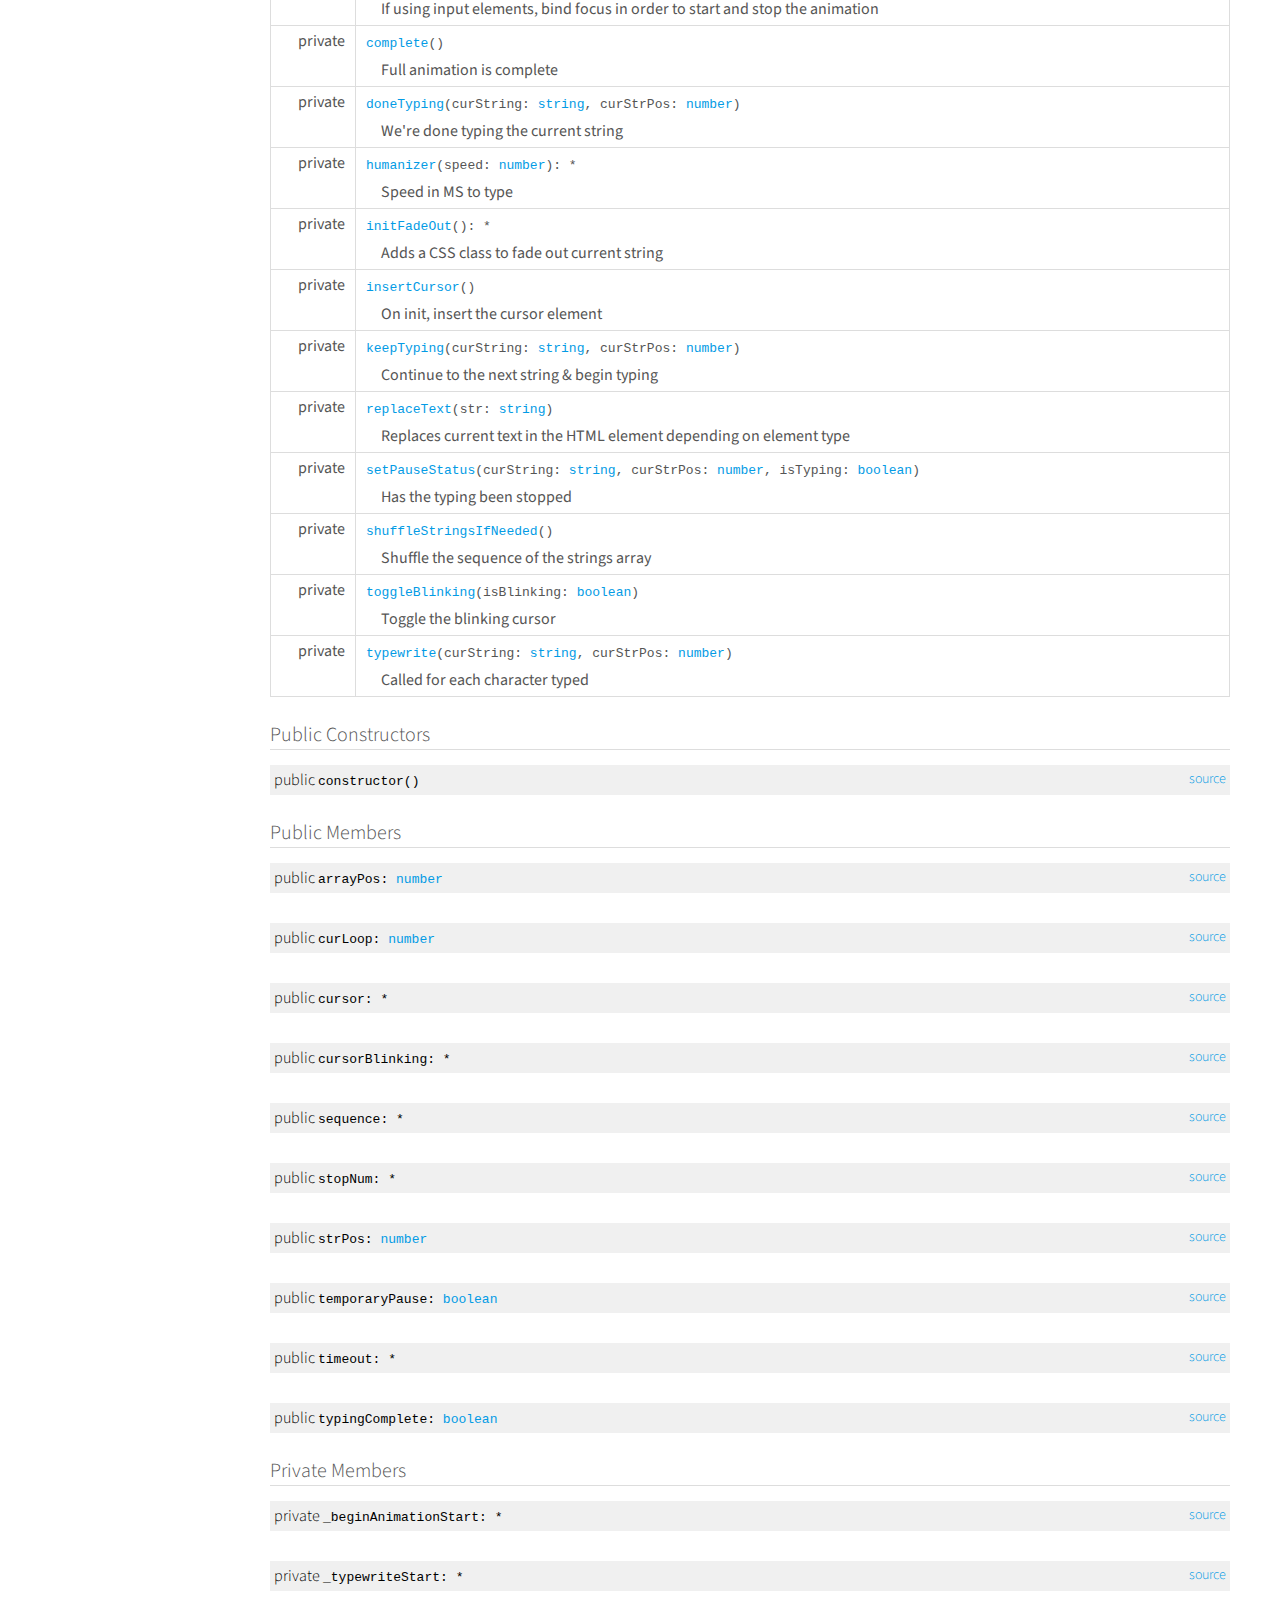
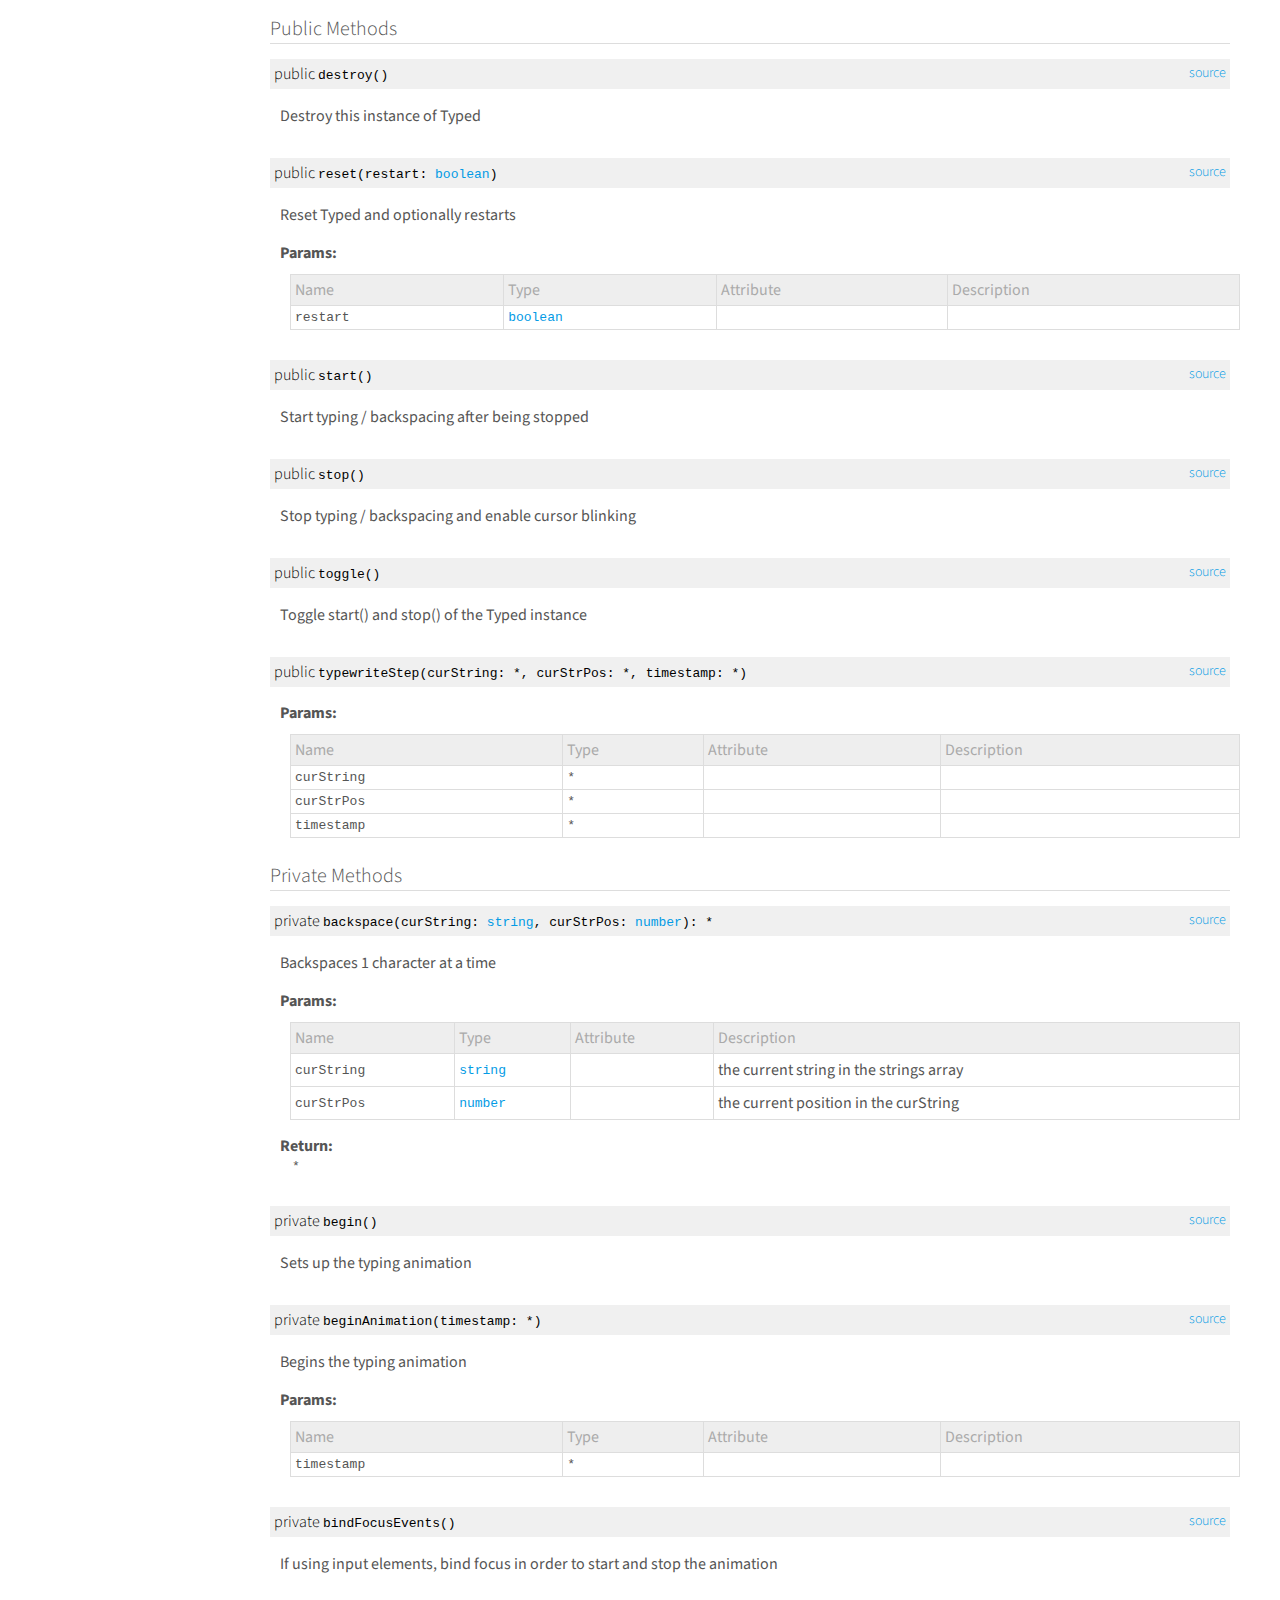
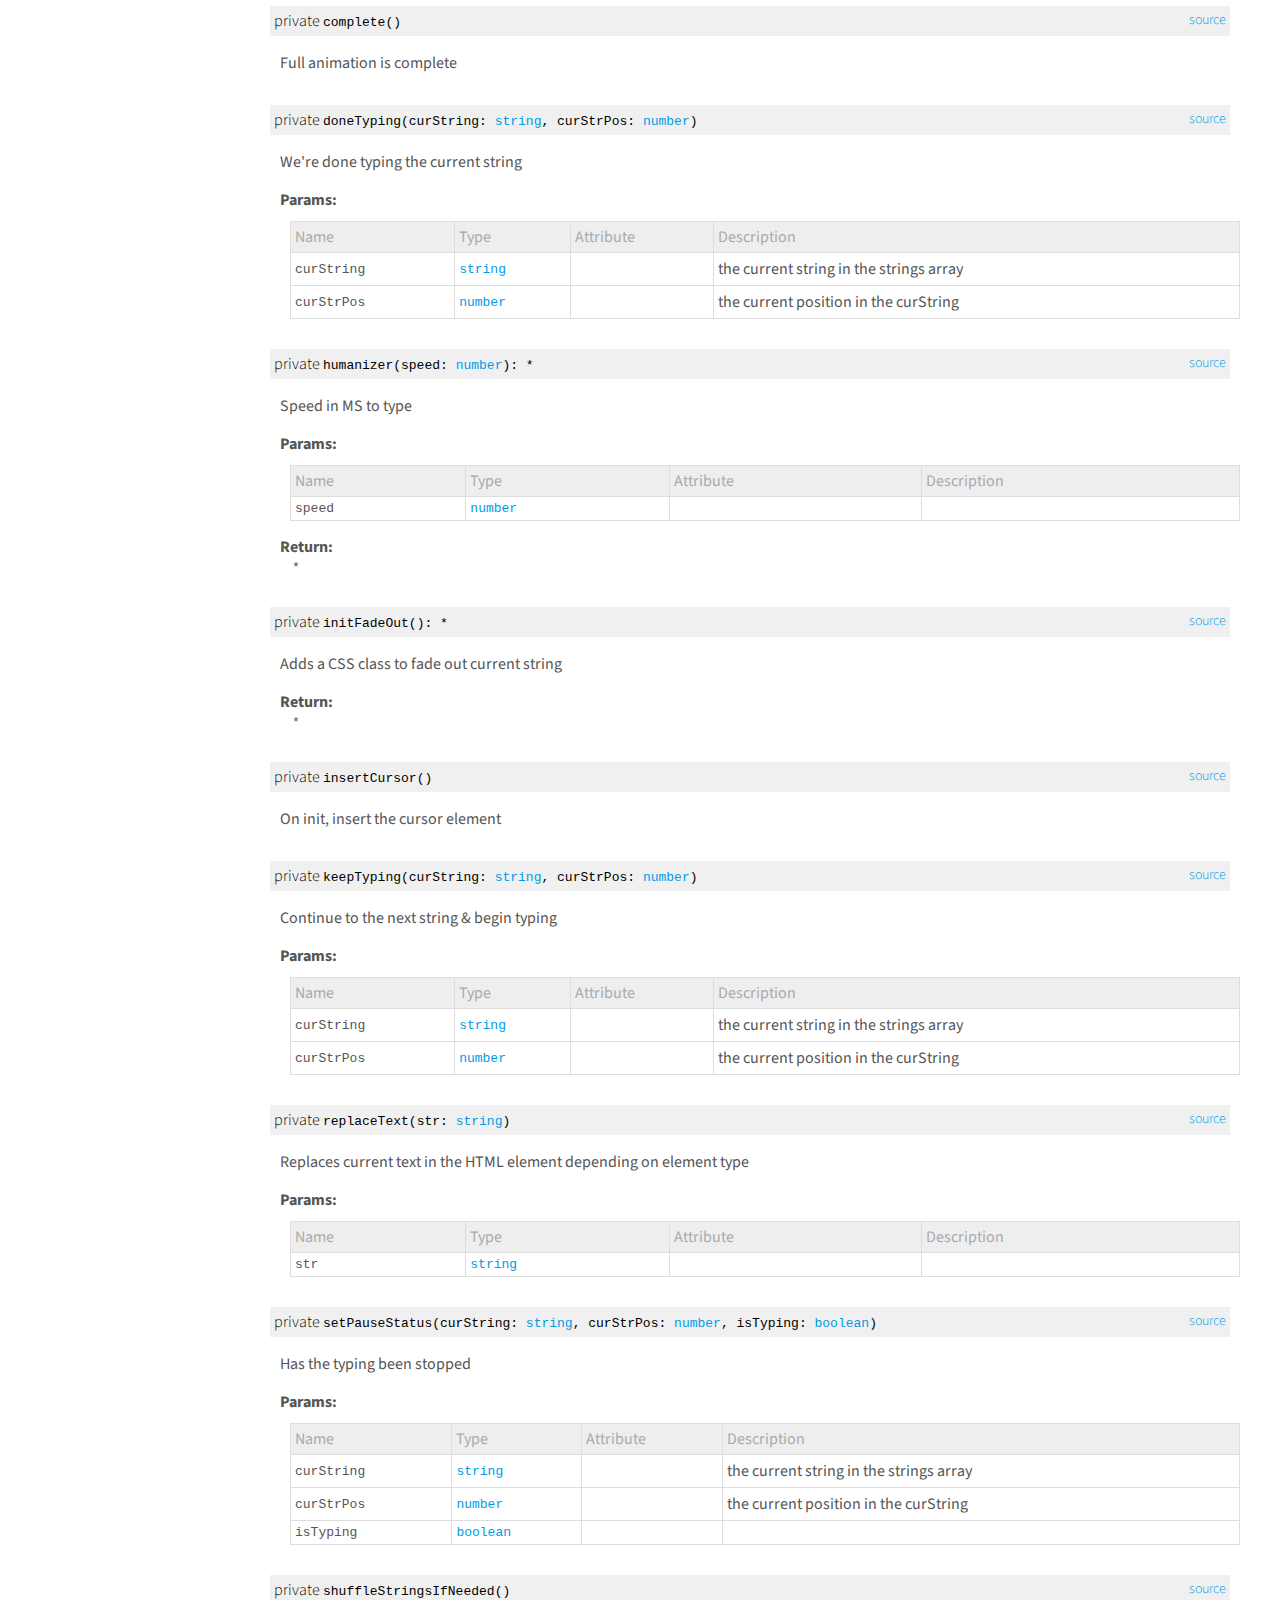
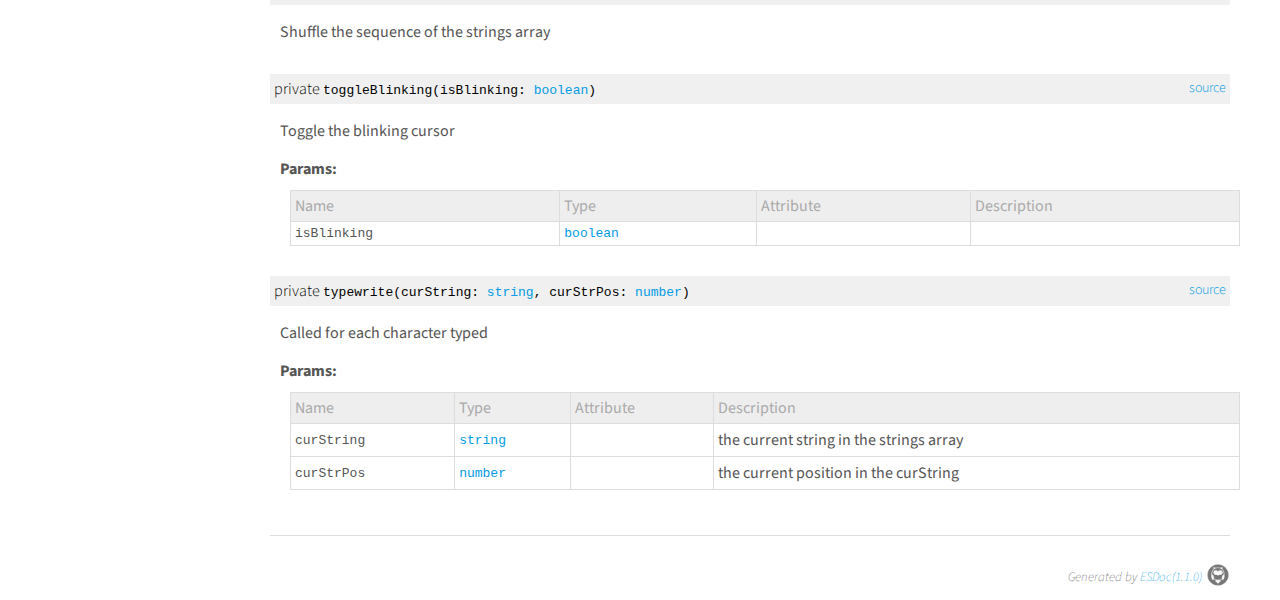
<file: static/files/typed.js-2.1.0/typed.js-2.1.0/docs/class/src/typed-using-raf.js~Typed.html>
<!DOCTYPE html>
<html>
<head>
  <meta charset="utf-8">
  <base data-ice="baseUrl" href="../../">
  <title data-ice="title">Typed | typed.js</title>
  <link type="text/css" rel="stylesheet" href="css/style.css">
  <link type="text/css" rel="stylesheet" href="css/prettify-tomorrow.css">
  <script src="script/prettify/prettify.js"></script>
  <script src="script/manual.js"></script>
<meta name="description" content="A JavaScript Typing Animation Library"><meta property="twitter:card" content="summary"><meta property="twitter:title" content="typed.js"><meta property="twitter:description" content="A JavaScript Typing Animation Library"></head>
<body class="layout-container" data-ice="rootContainer">

<header>
  <a href="./">Home</a>
  
  <a href="identifiers.html">Reference</a>
  <a href="source.html">Source</a>
  
  <div class="search-box">
  <span>
    <img src="./image/search.png">
    <span class="search-input-edge"></span><input class="search-input"><span class="search-input-edge"></span>
  </span>
    <ul class="search-result"></ul>
  </div>
<a style="position:relative; top:3px;" href="https://github.com/mattboldt/typed.js"><img width="20px" src="./image/github.png"></a></header>

<nav class="navigation" data-ice="nav"><div>
  <ul>
    
  <li data-ice="doc"><span data-ice="kind" class="kind-class">C</span><span data-ice="name"><span><a href="class/src/html-parser.js~HTMLParser.html">HTMLParser</a></span></span></li>
<li data-ice="doc"><span data-ice="kind" class="kind-class">C</span><span data-ice="name"><span><a href="class/src/initializer.js~Initializer.html">Initializer</a></span></span></li>
<li data-ice="doc"><span data-ice="kind" class="kind-class">C</span><span data-ice="name"><span><a href="class/src/typed-using-raf.js~Typed.html">Typed</a></span></span></li>
<li data-ice="doc"><span data-ice="kind" class="kind-class">C</span><span data-ice="name"><span><a href="class/src/typed.js~Typed.html">Typed</a></span></span></li>
<li data-ice="doc"><span data-ice="kind" class="kind-variable">V</span><span data-ice="name"><span><a href="variable/index.html#static-variable-defaults">defaults</a></span></span></li>
<li data-ice="doc"><span data-ice="kind" class="kind-variable">V</span><span data-ice="name"><span><a href="variable/index.html#static-variable-htmlParser">htmlParser</a></span></span></li>
<li data-ice="doc"><span data-ice="kind" class="kind-variable">V</span><span data-ice="name"><span><a href="variable/index.html#static-variable-initializer">initializer</a></span></span></li>
</ul>
</div>
</nav>

<div class="content" data-ice="content"><div class="header-notice">
  <div data-ice="importPath" class="import-path"><pre class="prettyprint"><code data-ice="importPathCode">import Typed from &apos;<span><a href="file/src/typed-using-raf.js.html#lineNumber11">typed.js/src/typed-using-raf.js</a></span>&apos;</code></pre></div>
  <span data-ice="access">public</span>
  <span data-ice="kind">class</span>
  
  
  
  <span data-ice="source">| <span><a href="file/src/typed-using-raf.js.html#lineNumber11">source</a></span></span>
</div>

<div class="self-detail detail">
  <h1 data-ice="name">Typed</h1>

  

  
  
  
  
  
  
  
  
  

  
  
  <div class="description" data-ice="description"><p>Welcome to Typed.js!</p>
</div>
  

  

  

  

  
</div>



<div data-ice="constructorSummary"><h2>Constructor Summary</h2><table class="summary" data-ice="summary">
  <thead><tr><td data-ice="title" colspan="3">Public Constructor</td></tr></thead>
  <tbody>
  
  <tr data-ice="target">
    <td>
      <span class="access" data-ice="access">public</span>
      
      
      
      <span class="override" data-ice="override"></span>
    </td>
    <td>
      <div>
        <p>
          
          
          
          <span class="code" data-ice="name"><span><a href="class/src/typed-using-raf.js~Typed.html#instance-constructor-constructor">constructor</a></span></span><span class="code" data-ice="signature">()</span>
        </p>
      </div>
      <div>
        
        
        
      </div>
    </td>
    <td>
      
      
    </td>
  </tr>
</tbody>
</table>
</div>
<div data-ice="memberSummary"><h2>Member Summary</h2><table class="summary" data-ice="summary">
  <thead><tr><td data-ice="title" colspan="3">Public Members</td></tr></thead>
  <tbody>
  
  <tr data-ice="target">
    <td>
      <span class="access" data-ice="access">public</span>
      
      
      
      <span class="override" data-ice="override"></span>
    </td>
    <td>
      <div>
        <p>
          
          
          
          <span class="code" data-ice="name"><span><a href="class/src/typed-using-raf.js~Typed.html#instance-member-arrayPos">arrayPos</a></span></span><span class="code" data-ice="signature">: <span><a href="https://developer.mozilla.org/en-US/docs/Web/JavaScript/Reference/Global_Objects/Number">number</a></span></span>
        </p>
      </div>
      <div>
        
        
        
      </div>
    </td>
    <td>
      
      
    </td>
  </tr>
<tr data-ice="target">
    <td>
      <span class="access" data-ice="access">public</span>
      
      
      
      <span class="override" data-ice="override"></span>
    </td>
    <td>
      <div>
        <p>
          
          
          
          <span class="code" data-ice="name"><span><a href="class/src/typed-using-raf.js~Typed.html#instance-member-curLoop">curLoop</a></span></span><span class="code" data-ice="signature">: <span><a href="https://developer.mozilla.org/en-US/docs/Web/JavaScript/Reference/Global_Objects/Number">number</a></span></span>
        </p>
      </div>
      <div>
        
        
        
      </div>
    </td>
    <td>
      
      
    </td>
  </tr>
<tr data-ice="target">
    <td>
      <span class="access" data-ice="access">public</span>
      
      
      
      <span class="override" data-ice="override"></span>
    </td>
    <td>
      <div>
        <p>
          
          
          
          <span class="code" data-ice="name"><span><a href="class/src/typed-using-raf.js~Typed.html#instance-member-cursor">cursor</a></span></span><span class="code" data-ice="signature">: <span>*</span></span>
        </p>
      </div>
      <div>
        
        
        
      </div>
    </td>
    <td>
      
      
    </td>
  </tr>
<tr data-ice="target">
    <td>
      <span class="access" data-ice="access">public</span>
      
      
      
      <span class="override" data-ice="override"></span>
    </td>
    <td>
      <div>
        <p>
          
          
          
          <span class="code" data-ice="name"><span><a href="class/src/typed-using-raf.js~Typed.html#instance-member-cursorBlinking">cursorBlinking</a></span></span><span class="code" data-ice="signature">: <span>*</span></span>
        </p>
      </div>
      <div>
        
        
        
      </div>
    </td>
    <td>
      
      
    </td>
  </tr>
<tr data-ice="target">
    <td>
      <span class="access" data-ice="access">public</span>
      
      
      
      <span class="override" data-ice="override"></span>
    </td>
    <td>
      <div>
        <p>
          
          
          
          <span class="code" data-ice="name"><span><a href="class/src/typed-using-raf.js~Typed.html#instance-member-sequence">sequence</a></span></span><span class="code" data-ice="signature">: <span>*</span></span>
        </p>
      </div>
      <div>
        
        
        
      </div>
    </td>
    <td>
      
      
    </td>
  </tr>
<tr data-ice="target">
    <td>
      <span class="access" data-ice="access">public</span>
      
      
      
      <span class="override" data-ice="override"></span>
    </td>
    <td>
      <div>
        <p>
          
          
          
          <span class="code" data-ice="name"><span><a href="class/src/typed-using-raf.js~Typed.html#instance-member-stopNum">stopNum</a></span></span><span class="code" data-ice="signature">: <span>*</span></span>
        </p>
      </div>
      <div>
        
        
        
      </div>
    </td>
    <td>
      
      
    </td>
  </tr>
<tr data-ice="target">
    <td>
      <span class="access" data-ice="access">public</span>
      
      
      
      <span class="override" data-ice="override"></span>
    </td>
    <td>
      <div>
        <p>
          
          
          
          <span class="code" data-ice="name"><span><a href="class/src/typed-using-raf.js~Typed.html#instance-member-strPos">strPos</a></span></span><span class="code" data-ice="signature">: <span><a href="https://developer.mozilla.org/en-US/docs/Web/JavaScript/Reference/Global_Objects/Number">number</a></span></span>
        </p>
      </div>
      <div>
        
        
        
      </div>
    </td>
    <td>
      
      
    </td>
  </tr>
<tr data-ice="target">
    <td>
      <span class="access" data-ice="access">public</span>
      
      
      
      <span class="override" data-ice="override"></span>
    </td>
    <td>
      <div>
        <p>
          
          
          
          <span class="code" data-ice="name"><span><a href="class/src/typed-using-raf.js~Typed.html#instance-member-temporaryPause">temporaryPause</a></span></span><span class="code" data-ice="signature">: <span><a href="https://developer.mozilla.org/en-US/docs/Web/JavaScript/Reference/Global_Objects/Boolean">boolean</a></span></span>
        </p>
      </div>
      <div>
        
        
        
      </div>
    </td>
    <td>
      
      
    </td>
  </tr>
<tr data-ice="target">
    <td>
      <span class="access" data-ice="access">public</span>
      
      
      
      <span class="override" data-ice="override"></span>
    </td>
    <td>
      <div>
        <p>
          
          
          
          <span class="code" data-ice="name"><span><a href="class/src/typed-using-raf.js~Typed.html#instance-member-timeout">timeout</a></span></span><span class="code" data-ice="signature">: <span>*</span></span>
        </p>
      </div>
      <div>
        
        
        
      </div>
    </td>
    <td>
      
      
    </td>
  </tr>
<tr data-ice="target">
    <td>
      <span class="access" data-ice="access">public</span>
      
      
      
      <span class="override" data-ice="override"></span>
    </td>
    <td>
      <div>
        <p>
          
          
          
          <span class="code" data-ice="name"><span><a href="class/src/typed-using-raf.js~Typed.html#instance-member-typingComplete">typingComplete</a></span></span><span class="code" data-ice="signature">: <span><a href="https://developer.mozilla.org/en-US/docs/Web/JavaScript/Reference/Global_Objects/Boolean">boolean</a></span></span>
        </p>
      </div>
      <div>
        
        
        
      </div>
    </td>
    <td>
      
      
    </td>
  </tr>
</tbody>
</table>
<table class="summary" data-ice="summary">
  <thead><tr><td data-ice="title" colspan="3">Private Members</td></tr></thead>
  <tbody>
  
  <tr data-ice="target">
    <td>
      <span class="access" data-ice="access">private</span>
      
      
      
      <span class="override" data-ice="override"></span>
    </td>
    <td>
      <div>
        <p>
          
          
          
          <span class="code" data-ice="name"><span><a href="class/src/typed-using-raf.js~Typed.html#instance-member-_beginAnimationStart">_beginAnimationStart</a></span></span><span class="code" data-ice="signature">: <span>*</span></span>
        </p>
      </div>
      <div>
        
        
        
      </div>
    </td>
    <td>
      
      
    </td>
  </tr>
<tr data-ice="target">
    <td>
      <span class="access" data-ice="access">private</span>
      
      
      
      <span class="override" data-ice="override"></span>
    </td>
    <td>
      <div>
        <p>
          
          
          
          <span class="code" data-ice="name"><span><a href="class/src/typed-using-raf.js~Typed.html#instance-member-_typewriteStart">_typewriteStart</a></span></span><span class="code" data-ice="signature">: <span>*</span></span>
        </p>
      </div>
      <div>
        
        
        
      </div>
    </td>
    <td>
      
      
    </td>
  </tr>
</tbody>
</table>
</div>
<div data-ice="methodSummary"><h2>Method Summary</h2><table class="summary" data-ice="summary">
  <thead><tr><td data-ice="title" colspan="3">Public Methods</td></tr></thead>
  <tbody>
  
  <tr data-ice="target">
    <td>
      <span class="access" data-ice="access">public</span>
      
      
      
      <span class="override" data-ice="override"></span>
    </td>
    <td>
      <div>
        <p>
          
          
          
          <span class="code" data-ice="name"><span><a href="class/src/typed-using-raf.js~Typed.html#instance-method-destroy">destroy</a></span></span><span class="code" data-ice="signature">()</span>
        </p>
      </div>
      <div>
        
        
        <div data-ice="description"><p>Destroy this instance of Typed</p>
</div>
      </div>
    </td>
    <td>
      
      
    </td>
  </tr>
<tr data-ice="target">
    <td>
      <span class="access" data-ice="access">public</span>
      
      
      
      <span class="override" data-ice="override"></span>
    </td>
    <td>
      <div>
        <p>
          
          
          
          <span class="code" data-ice="name"><span><a href="class/src/typed-using-raf.js~Typed.html#instance-method-reset">reset</a></span></span><span class="code" data-ice="signature">(restart: <span><a href="https://developer.mozilla.org/en-US/docs/Web/JavaScript/Reference/Global_Objects/Boolean">boolean</a></span>)</span>
        </p>
      </div>
      <div>
        
        
        <div data-ice="description"><p>Reset Typed and optionally restarts</p>
</div>
      </div>
    </td>
    <td>
      
      
    </td>
  </tr>
<tr data-ice="target">
    <td>
      <span class="access" data-ice="access">public</span>
      
      
      
      <span class="override" data-ice="override"></span>
    </td>
    <td>
      <div>
        <p>
          
          
          
          <span class="code" data-ice="name"><span><a href="class/src/typed-using-raf.js~Typed.html#instance-method-start">start</a></span></span><span class="code" data-ice="signature">()</span>
        </p>
      </div>
      <div>
        
        
        <div data-ice="description"><p>Start typing / backspacing after being stopped</p>
</div>
      </div>
    </td>
    <td>
      
      
    </td>
  </tr>
<tr data-ice="target">
    <td>
      <span class="access" data-ice="access">public</span>
      
      
      
      <span class="override" data-ice="override"></span>
    </td>
    <td>
      <div>
        <p>
          
          
          
          <span class="code" data-ice="name"><span><a href="class/src/typed-using-raf.js~Typed.html#instance-method-stop">stop</a></span></span><span class="code" data-ice="signature">()</span>
        </p>
      </div>
      <div>
        
        
        <div data-ice="description"><p>Stop typing / backspacing and enable cursor blinking</p>
</div>
      </div>
    </td>
    <td>
      
      
    </td>
  </tr>
<tr data-ice="target">
    <td>
      <span class="access" data-ice="access">public</span>
      
      
      
      <span class="override" data-ice="override"></span>
    </td>
    <td>
      <div>
        <p>
          
          
          
          <span class="code" data-ice="name"><span><a href="class/src/typed-using-raf.js~Typed.html#instance-method-toggle">toggle</a></span></span><span class="code" data-ice="signature">()</span>
        </p>
      </div>
      <div>
        
        
        <div data-ice="description"><p>Toggle start() and stop() of the Typed instance</p>
</div>
      </div>
    </td>
    <td>
      
      
    </td>
  </tr>
<tr data-ice="target">
    <td>
      <span class="access" data-ice="access">public</span>
      
      
      
      <span class="override" data-ice="override"></span>
    </td>
    <td>
      <div>
        <p>
          
          
          
          <span class="code" data-ice="name"><span><a href="class/src/typed-using-raf.js~Typed.html#instance-method-typewriteStep">typewriteStep</a></span></span><span class="code" data-ice="signature">(curString: <span>*</span>, curStrPos: <span>*</span>, timestamp: <span>*</span>)</span>
        </p>
      </div>
      <div>
        
        
        
      </div>
    </td>
    <td>
      
      
    </td>
  </tr>
</tbody>
</table>
<table class="summary" data-ice="summary">
  <thead><tr><td data-ice="title" colspan="3">Private Methods</td></tr></thead>
  <tbody>
  
  <tr data-ice="target">
    <td>
      <span class="access" data-ice="access">private</span>
      
      
      
      <span class="override" data-ice="override"></span>
    </td>
    <td>
      <div>
        <p>
          
          
          
          <span class="code" data-ice="name"><span><a href="class/src/typed-using-raf.js~Typed.html#instance-method-backspace">backspace</a></span></span><span class="code" data-ice="signature">(curString: <span><a href="https://developer.mozilla.org/en-US/docs/Web/JavaScript/Reference/Global_Objects/String">string</a></span>, curStrPos: <span><a href="https://developer.mozilla.org/en-US/docs/Web/JavaScript/Reference/Global_Objects/Number">number</a></span>): <span>*</span></span>
        </p>
      </div>
      <div>
        
        
        <div data-ice="description"><p>Backspaces 1 character at a time</p>
</div>
      </div>
    </td>
    <td>
      
      
    </td>
  </tr>
<tr data-ice="target">
    <td>
      <span class="access" data-ice="access">private</span>
      
      
      
      <span class="override" data-ice="override"></span>
    </td>
    <td>
      <div>
        <p>
          
          
          
          <span class="code" data-ice="name"><span><a href="class/src/typed-using-raf.js~Typed.html#instance-method-begin">begin</a></span></span><span class="code" data-ice="signature">()</span>
        </p>
      </div>
      <div>
        
        
        <div data-ice="description"><p>Sets up the typing animation</p>
</div>
      </div>
    </td>
    <td>
      
      
    </td>
  </tr>
<tr data-ice="target">
    <td>
      <span class="access" data-ice="access">private</span>
      
      
      
      <span class="override" data-ice="override"></span>
    </td>
    <td>
      <div>
        <p>
          
          
          
          <span class="code" data-ice="name"><span><a href="class/src/typed-using-raf.js~Typed.html#instance-method-beginAnimation">beginAnimation</a></span></span><span class="code" data-ice="signature">(timestamp: <span>*</span>)</span>
        </p>
      </div>
      <div>
        
        
        <div data-ice="description"><p>Begins the typing animation</p>
</div>
      </div>
    </td>
    <td>
      
      
    </td>
  </tr>
<tr data-ice="target">
    <td>
      <span class="access" data-ice="access">private</span>
      
      
      
      <span class="override" data-ice="override"></span>
    </td>
    <td>
      <div>
        <p>
          
          
          
          <span class="code" data-ice="name"><span><a href="class/src/typed-using-raf.js~Typed.html#instance-method-bindFocusEvents">bindFocusEvents</a></span></span><span class="code" data-ice="signature">()</span>
        </p>
      </div>
      <div>
        
        
        <div data-ice="description"><p>If using input elements, bind focus in order to
start and stop the animation</p>
</div>
      </div>
    </td>
    <td>
      
      
    </td>
  </tr>
<tr data-ice="target">
    <td>
      <span class="access" data-ice="access">private</span>
      
      
      
      <span class="override" data-ice="override"></span>
    </td>
    <td>
      <div>
        <p>
          
          
          
          <span class="code" data-ice="name"><span><a href="class/src/typed-using-raf.js~Typed.html#instance-method-complete">complete</a></span></span><span class="code" data-ice="signature">()</span>
        </p>
      </div>
      <div>
        
        
        <div data-ice="description"><p>Full animation is complete</p>
</div>
      </div>
    </td>
    <td>
      
      
    </td>
  </tr>
<tr data-ice="target">
    <td>
      <span class="access" data-ice="access">private</span>
      
      
      
      <span class="override" data-ice="override"></span>
    </td>
    <td>
      <div>
        <p>
          
          
          
          <span class="code" data-ice="name"><span><a href="class/src/typed-using-raf.js~Typed.html#instance-method-doneTyping">doneTyping</a></span></span><span class="code" data-ice="signature">(curString: <span><a href="https://developer.mozilla.org/en-US/docs/Web/JavaScript/Reference/Global_Objects/String">string</a></span>, curStrPos: <span><a href="https://developer.mozilla.org/en-US/docs/Web/JavaScript/Reference/Global_Objects/Number">number</a></span>)</span>
        </p>
      </div>
      <div>
        
        
        <div data-ice="description"><p>We&apos;re done typing the current string</p>
</div>
      </div>
    </td>
    <td>
      
      
    </td>
  </tr>
<tr data-ice="target">
    <td>
      <span class="access" data-ice="access">private</span>
      
      
      
      <span class="override" data-ice="override"></span>
    </td>
    <td>
      <div>
        <p>
          
          
          
          <span class="code" data-ice="name"><span><a href="class/src/typed-using-raf.js~Typed.html#instance-method-humanizer">humanizer</a></span></span><span class="code" data-ice="signature">(speed: <span><a href="https://developer.mozilla.org/en-US/docs/Web/JavaScript/Reference/Global_Objects/Number">number</a></span>): <span>*</span></span>
        </p>
      </div>
      <div>
        
        
        <div data-ice="description"><p>Speed in MS to type</p>
</div>
      </div>
    </td>
    <td>
      
      
    </td>
  </tr>
<tr data-ice="target">
    <td>
      <span class="access" data-ice="access">private</span>
      
      
      
      <span class="override" data-ice="override"></span>
    </td>
    <td>
      <div>
        <p>
          
          
          
          <span class="code" data-ice="name"><span><a href="class/src/typed-using-raf.js~Typed.html#instance-method-initFadeOut">initFadeOut</a></span></span><span class="code" data-ice="signature">(): <span>*</span></span>
        </p>
      </div>
      <div>
        
        
        <div data-ice="description"><p>Adds a CSS class to fade out current string</p>
</div>
      </div>
    </td>
    <td>
      
      
    </td>
  </tr>
<tr data-ice="target">
    <td>
      <span class="access" data-ice="access">private</span>
      
      
      
      <span class="override" data-ice="override"></span>
    </td>
    <td>
      <div>
        <p>
          
          
          
          <span class="code" data-ice="name"><span><a href="class/src/typed-using-raf.js~Typed.html#instance-method-insertCursor">insertCursor</a></span></span><span class="code" data-ice="signature">()</span>
        </p>
      </div>
      <div>
        
        
        <div data-ice="description"><p>On init, insert the cursor element</p>
</div>
      </div>
    </td>
    <td>
      
      
    </td>
  </tr>
<tr data-ice="target">
    <td>
      <span class="access" data-ice="access">private</span>
      
      
      
      <span class="override" data-ice="override"></span>
    </td>
    <td>
      <div>
        <p>
          
          
          
          <span class="code" data-ice="name"><span><a href="class/src/typed-using-raf.js~Typed.html#instance-method-keepTyping">keepTyping</a></span></span><span class="code" data-ice="signature">(curString: <span><a href="https://developer.mozilla.org/en-US/docs/Web/JavaScript/Reference/Global_Objects/String">string</a></span>, curStrPos: <span><a href="https://developer.mozilla.org/en-US/docs/Web/JavaScript/Reference/Global_Objects/Number">number</a></span>)</span>
        </p>
      </div>
      <div>
        
        
        <div data-ice="description"><p>Continue to the next string &amp; begin typing</p>
</div>
      </div>
    </td>
    <td>
      
      
    </td>
  </tr>
<tr data-ice="target">
    <td>
      <span class="access" data-ice="access">private</span>
      
      
      
      <span class="override" data-ice="override"></span>
    </td>
    <td>
      <div>
        <p>
          
          
          
          <span class="code" data-ice="name"><span><a href="class/src/typed-using-raf.js~Typed.html#instance-method-replaceText">replaceText</a></span></span><span class="code" data-ice="signature">(str: <span><a href="https://developer.mozilla.org/en-US/docs/Web/JavaScript/Reference/Global_Objects/String">string</a></span>)</span>
        </p>
      </div>
      <div>
        
        
        <div data-ice="description"><p>Replaces current text in the HTML element
depending on element type</p>
</div>
      </div>
    </td>
    <td>
      
      
    </td>
  </tr>
<tr data-ice="target">
    <td>
      <span class="access" data-ice="access">private</span>
      
      
      
      <span class="override" data-ice="override"></span>
    </td>
    <td>
      <div>
        <p>
          
          
          
          <span class="code" data-ice="name"><span><a href="class/src/typed-using-raf.js~Typed.html#instance-method-setPauseStatus">setPauseStatus</a></span></span><span class="code" data-ice="signature">(curString: <span><a href="https://developer.mozilla.org/en-US/docs/Web/JavaScript/Reference/Global_Objects/String">string</a></span>, curStrPos: <span><a href="https://developer.mozilla.org/en-US/docs/Web/JavaScript/Reference/Global_Objects/Number">number</a></span>, isTyping: <span><a href="https://developer.mozilla.org/en-US/docs/Web/JavaScript/Reference/Global_Objects/Boolean">boolean</a></span>)</span>
        </p>
      </div>
      <div>
        
        
        <div data-ice="description"><p>Has the typing been stopped</p>
</div>
      </div>
    </td>
    <td>
      
      
    </td>
  </tr>
<tr data-ice="target">
    <td>
      <span class="access" data-ice="access">private</span>
      
      
      
      <span class="override" data-ice="override"></span>
    </td>
    <td>
      <div>
        <p>
          
          
          
          <span class="code" data-ice="name"><span><a href="class/src/typed-using-raf.js~Typed.html#instance-method-shuffleStringsIfNeeded">shuffleStringsIfNeeded</a></span></span><span class="code" data-ice="signature">()</span>
        </p>
      </div>
      <div>
        
        
        <div data-ice="description"><p>Shuffle the sequence of the strings array</p>
</div>
      </div>
    </td>
    <td>
      
      
    </td>
  </tr>
<tr data-ice="target">
    <td>
      <span class="access" data-ice="access">private</span>
      
      
      
      <span class="override" data-ice="override"></span>
    </td>
    <td>
      <div>
        <p>
          
          
          
          <span class="code" data-ice="name"><span><a href="class/src/typed-using-raf.js~Typed.html#instance-method-toggleBlinking">toggleBlinking</a></span></span><span class="code" data-ice="signature">(isBlinking: <span><a href="https://developer.mozilla.org/en-US/docs/Web/JavaScript/Reference/Global_Objects/Boolean">boolean</a></span>)</span>
        </p>
      </div>
      <div>
        
        
        <div data-ice="description"><p>Toggle the blinking cursor</p>
</div>
      </div>
    </td>
    <td>
      
      
    </td>
  </tr>
<tr data-ice="target">
    <td>
      <span class="access" data-ice="access">private</span>
      
      
      
      <span class="override" data-ice="override"></span>
    </td>
    <td>
      <div>
        <p>
          
          
          
          <span class="code" data-ice="name"><span><a href="class/src/typed-using-raf.js~Typed.html#instance-method-typewrite">typewrite</a></span></span><span class="code" data-ice="signature">(curString: <span><a href="https://developer.mozilla.org/en-US/docs/Web/JavaScript/Reference/Global_Objects/String">string</a></span>, curStrPos: <span><a href="https://developer.mozilla.org/en-US/docs/Web/JavaScript/Reference/Global_Objects/Number">number</a></span>)</span>
        </p>
      </div>
      <div>
        
        
        <div data-ice="description"><p>Called for each character typed</p>
</div>
      </div>
    </td>
    <td>
      
      
    </td>
  </tr>
</tbody>
</table>
</div>





<div data-ice="constructorDetails"><h2 data-ice="title">Public Constructors</h2>

<div class="detail" data-ice="detail">
  <h3 data-ice="anchor" id="instance-constructor-constructor">
    <span class="access" data-ice="access">public</span>
    
    
    
    
    
    <span class="code" data-ice="name">constructor</span><span class="code" data-ice="signature">()</span>
    <span class="right-info">
      
      
      <span data-ice="source"><span><a href="file/src/typed-using-raf.js.html#lineNumber12">source</a></span></span>
    </span>
  </h3>

  
  
  
  

  

  <div data-ice="properties">
</div>

  

  

  

  

  

  

  

  
  
</div>
</div>
<div data-ice="memberDetails"><h2 data-ice="title">Public Members</h2>

<div class="detail" data-ice="detail">
  <h3 data-ice="anchor" id="instance-member-arrayPos">
    <span class="access" data-ice="access">public</span>
    
    
    
    
    
    <span class="code" data-ice="name">arrayPos</span><span class="code" data-ice="signature">: <span><a href="https://developer.mozilla.org/en-US/docs/Web/JavaScript/Reference/Global_Objects/Number">number</a></span></span>
    <span class="right-info">
      
      
      <span data-ice="source"><span><a href="file/src/typed-using-raf.js.html#lineNumber77">source</a></span></span>
    </span>
  </h3>

  
  
  
  

  

  <div data-ice="properties">
</div>

  

  

  

  

  

  

  

  
  
</div>
<div class="detail" data-ice="detail">
  <h3 data-ice="anchor" id="instance-member-curLoop">
    <span class="access" data-ice="access">public</span>
    
    
    
    
    
    <span class="code" data-ice="name">curLoop</span><span class="code" data-ice="signature">: <span><a href="https://developer.mozilla.org/en-US/docs/Web/JavaScript/Reference/Global_Objects/Number">number</a></span></span>
    <span class="right-info">
      
      
      <span data-ice="source"><span><a href="file/src/typed-using-raf.js.html#lineNumber78">source</a></span></span>
    </span>
  </h3>

  
  
  
  

  

  <div data-ice="properties">
</div>

  

  

  

  

  

  

  

  
  
</div>
<div class="detail" data-ice="detail">
  <h3 data-ice="anchor" id="instance-member-cursor">
    <span class="access" data-ice="access">public</span>
    
    
    
    
    
    <span class="code" data-ice="name">cursor</span><span class="code" data-ice="signature">: <span>*</span></span>
    <span class="right-info">
      
      
      <span data-ice="source"><span><a href="file/src/typed-using-raf.js.html#lineNumber74">source</a></span></span>
    </span>
  </h3>

  
  
  
  

  

  <div data-ice="properties">
</div>

  

  

  

  

  

  

  

  
  
</div>
<div class="detail" data-ice="detail">
  <h3 data-ice="anchor" id="instance-member-cursorBlinking">
    <span class="access" data-ice="access">public</span>
    
    
    
    
    
    <span class="code" data-ice="name">cursorBlinking</span><span class="code" data-ice="signature">: <span>*</span></span>
    <span class="right-info">
      
      
      <span data-ice="source"><span><a href="file/src/typed-using-raf.js.html#lineNumber368">source</a></span></span>
    </span>
  </h3>

  
  
  
  

  

  <div data-ice="properties">
</div>

  

  

  

  

  

  

  

  
  
</div>
<div class="detail" data-ice="detail">
  <h3 data-ice="anchor" id="instance-member-sequence">
    <span class="access" data-ice="access">public</span>
    
    
    
    
    
    <span class="code" data-ice="name">sequence</span><span class="code" data-ice="signature">: <span>*</span></span>
    <span class="right-info">
      
      
      <span data-ice="source"><span><a href="file/src/typed-using-raf.js.html#lineNumber391">source</a></span></span>
    </span>
  </h3>

  
  
  
  

  

  <div data-ice="properties">
</div>

  

  

  

  

  

  

  

  
  
</div>
<div class="detail" data-ice="detail">
  <h3 data-ice="anchor" id="instance-member-stopNum">
    <span class="access" data-ice="access">public</span>
    
    
    
    
    
    <span class="code" data-ice="name">stopNum</span><span class="code" data-ice="signature">: <span>*</span></span>
    <span class="right-info">
      
      
      <span data-ice="source"><span><a href="file/src/typed-using-raf.js.html#lineNumber301">source</a></span></span>
    </span>
  </h3>

  
  
  
  

  

  <div data-ice="properties">
</div>

  

  

  

  

  

  

  

  
  
</div>
<div class="detail" data-ice="detail">
  <h3 data-ice="anchor" id="instance-member-strPos">
    <span class="access" data-ice="access">public</span>
    
    
    
    
    
    <span class="code" data-ice="name">strPos</span><span class="code" data-ice="signature">: <span><a href="https://developer.mozilla.org/en-US/docs/Web/JavaScript/Reference/Global_Objects/Number">number</a></span></span>
    <span class="right-info">
      
      
      <span data-ice="source"><span><a href="file/src/typed-using-raf.js.html#lineNumber76">source</a></span></span>
    </span>
  </h3>

  
  
  
  

  

  <div data-ice="properties">
</div>

  

  

  

  

  

  

  

  
  
</div>
<div class="detail" data-ice="detail">
  <h3 data-ice="anchor" id="instance-member-temporaryPause">
    <span class="access" data-ice="access">public</span>
    
    
    
    
    
    <span class="code" data-ice="name">temporaryPause</span><span class="code" data-ice="signature">: <span><a href="https://developer.mozilla.org/en-US/docs/Web/JavaScript/Reference/Global_Objects/Boolean">boolean</a></span></span>
    <span class="right-info">
      
      
      <span data-ice="source"><span><a href="file/src/typed-using-raf.js.html#lineNumber179">source</a></span></span>
    </span>
  </h3>

  
  
  
  

  

  <div data-ice="properties">
</div>

  

  

  

  

  

  

  

  
  
</div>
<div class="detail" data-ice="detail">
  <h3 data-ice="anchor" id="instance-member-timeout">
    <span class="access" data-ice="access">public</span>
    
    
    
    
    
    <span class="code" data-ice="name">timeout</span><span class="code" data-ice="signature">: <span>*</span></span>
    <span class="right-info">
      
      
      <span data-ice="source"><span><a href="file/src/typed-using-raf.js.html#lineNumber208">source</a></span></span>
    </span>
  </h3>

  
  
  
  

  

  <div data-ice="properties">
</div>

  

  

  

  

  

  

  

  
  
</div>
<div class="detail" data-ice="detail">
  <h3 data-ice="anchor" id="instance-member-typingComplete">
    <span class="access" data-ice="access">public</span>
    
    
    
    
    
    <span class="code" data-ice="name">typingComplete</span><span class="code" data-ice="signature">: <span><a href="https://developer.mozilla.org/en-US/docs/Web/JavaScript/Reference/Global_Objects/Boolean">boolean</a></span></span>
    <span class="right-info">
      
      
      <span data-ice="source"><span><a href="file/src/typed-using-raf.js.html#lineNumber92">source</a></span></span>
    </span>
  </h3>

  
  
  
  

  

  <div data-ice="properties">
</div>

  

  

  

  

  

  

  

  
  
</div>
<h2 data-ice="title">Private Members</h2>

<div class="detail" data-ice="detail">
  <h3 data-ice="anchor" id="instance-member-_beginAnimationStart">
    <span class="access" data-ice="access">private</span>
    
    
    
    
    
    <span class="code" data-ice="name">_beginAnimationStart</span><span class="code" data-ice="signature">: <span>*</span></span>
    <span class="right-info">
      
      
      <span data-ice="source"><span><a href="file/src/typed-using-raf.js.html#lineNumber105">source</a></span></span>
    </span>
  </h3>

  
  
  
  

  

  <div data-ice="properties">
</div>

  

  

  

  

  

  

  

  
  
</div>
<div class="detail" data-ice="detail">
  <h3 data-ice="anchor" id="instance-member-_typewriteStart">
    <span class="access" data-ice="access">private</span>
    
    
    
    
    
    <span class="code" data-ice="name">_typewriteStart</span><span class="code" data-ice="signature">: <span>*</span></span>
    <span class="right-info">
      
      
      <span data-ice="source"><span><a href="file/src/typed-using-raf.js.html#lineNumber152">source</a></span></span>
    </span>
  </h3>

  
  
  
  

  

  <div data-ice="properties">
</div>

  

  

  

  

  

  

  

  
  
</div>
</div>
<div data-ice="methodDetails"><h2 data-ice="title">Public Methods</h2>

<div class="detail" data-ice="detail">
  <h3 data-ice="anchor" id="instance-method-destroy">
    <span class="access" data-ice="access">public</span>
    
    
    
    
    
    <span class="code" data-ice="name">destroy</span><span class="code" data-ice="signature">()</span>
    <span class="right-info">
      
      
      <span data-ice="source"><span><a href="file/src/typed-using-raf.js.html#lineNumber59">source</a></span></span>
    </span>
  </h3>

  
  
  
  <div data-ice="description"><p>Destroy this instance of Typed</p>
</div>

  

  <div data-ice="properties">
</div>

  

  

  

  

  

  

  

  
  
</div>
<div class="detail" data-ice="detail">
  <h3 data-ice="anchor" id="instance-method-reset">
    <span class="access" data-ice="access">public</span>
    
    
    
    
    
    <span class="code" data-ice="name">reset</span><span class="code" data-ice="signature">(restart: <span><a href="https://developer.mozilla.org/en-US/docs/Web/JavaScript/Reference/Global_Objects/Boolean">boolean</a></span>)</span>
    <span class="right-info">
      
      
      <span data-ice="source"><span><a href="file/src/typed-using-raf.js.html#lineNumber69">source</a></span></span>
    </span>
  </h3>

  
  
  
  <div data-ice="description"><p>Reset Typed and optionally restarts</p>
</div>

  

  <div data-ice="properties"><div data-ice="properties">
  <h4 data-ice="title">Params:</h4>
  <table class="params">
    <thead>
    <tr><td>Name</td><td>Type</td><td>Attribute</td><td>Description</td></tr>
    </thead>
    <tbody>
    
    <tr data-ice="property" data-depth="0">
      <td data-ice="name" class="code" data-depth="0">restart</td>
      <td data-ice="type" class="code"><span><a href="https://developer.mozilla.org/en-US/docs/Web/JavaScript/Reference/Global_Objects/Boolean">boolean</a></span></td>
      <td data-ice="appendix"></td>
      <td data-ice="description"></td>
    </tr>
</tbody>
  </table>
</div>
</div>

  

  

  

  

  

  

  

  
  
</div>
<div class="detail" data-ice="detail">
  <h3 data-ice="anchor" id="instance-method-start">
    <span class="access" data-ice="access">public</span>
    
    
    
    
    
    <span class="code" data-ice="name">start</span><span class="code" data-ice="signature">()</span>
    <span class="right-info">
      
      
      <span data-ice="source"><span><a href="file/src/typed-using-raf.js.html#lineNumber43">source</a></span></span>
    </span>
  </h3>

  
  
  
  <div data-ice="description"><p>Start typing / backspacing after being stopped</p>
</div>

  

  <div data-ice="properties">
</div>

  

  

  

  

  

  

  

  
  
</div>
<div class="detail" data-ice="detail">
  <h3 data-ice="anchor" id="instance-method-stop">
    <span class="access" data-ice="access">public</span>
    
    
    
    
    
    <span class="code" data-ice="name">stop</span><span class="code" data-ice="signature">()</span>
    <span class="right-info">
      
      
      <span data-ice="source"><span><a href="file/src/typed-using-raf.js.html#lineNumber31">source</a></span></span>
    </span>
  </h3>

  
  
  
  <div data-ice="description"><p>Stop typing / backspacing and enable cursor blinking</p>
</div>

  

  <div data-ice="properties">
</div>

  

  

  

  

  

  

  

  
  
</div>
<div class="detail" data-ice="detail">
  <h3 data-ice="anchor" id="instance-method-toggle">
    <span class="access" data-ice="access">public</span>
    
    
    
    
    
    <span class="code" data-ice="name">toggle</span><span class="code" data-ice="signature">()</span>
    <span class="right-info">
      
      
      <span data-ice="source"><span><a href="file/src/typed-using-raf.js.html#lineNumber23">source</a></span></span>
    </span>
  </h3>

  
  
  
  <div data-ice="description"><p>Toggle start() and stop() of the Typed instance</p>
</div>

  

  <div data-ice="properties">
</div>

  

  

  

  

  

  

  

  
  
</div>
<div class="detail" data-ice="detail">
  <h3 data-ice="anchor" id="instance-method-typewriteStep">
    <span class="access" data-ice="access">public</span>
    
    
    
    
    
    <span class="code" data-ice="name">typewriteStep</span><span class="code" data-ice="signature">(curString: <span>*</span>, curStrPos: <span>*</span>, timestamp: <span>*</span>)</span>
    <span class="right-info">
      
      
      <span data-ice="source"><span><a href="file/src/typed-using-raf.js.html#lineNumber147">source</a></span></span>
    </span>
  </h3>

  
  
  
  

  

  <div data-ice="properties"><div data-ice="properties">
  <h4 data-ice="title">Params:</h4>
  <table class="params">
    <thead>
    <tr><td>Name</td><td>Type</td><td>Attribute</td><td>Description</td></tr>
    </thead>
    <tbody>
    
    <tr data-ice="property" data-depth="0">
      <td data-ice="name" class="code" data-depth="0">curString</td>
      <td data-ice="type" class="code"><span>*</span></td>
      <td data-ice="appendix"></td>
      <td data-ice="description"></td>
    </tr>
<tr data-ice="property" data-depth="0">
      <td data-ice="name" class="code" data-depth="0">curStrPos</td>
      <td data-ice="type" class="code"><span>*</span></td>
      <td data-ice="appendix"></td>
      <td data-ice="description"></td>
    </tr>
<tr data-ice="property" data-depth="0">
      <td data-ice="name" class="code" data-depth="0">timestamp</td>
      <td data-ice="type" class="code"><span>*</span></td>
      <td data-ice="appendix"></td>
      <td data-ice="description"></td>
    </tr>
</tbody>
  </table>
</div>
</div>

  

  

  

  

  

  

  

  
  
</div>
<h2 data-ice="title">Private Methods</h2>

<div class="detail" data-ice="detail">
  <h3 data-ice="anchor" id="instance-method-backspace">
    <span class="access" data-ice="access">private</span>
    
    
    
    
    
    <span class="code" data-ice="name">backspace</span><span class="code" data-ice="signature">(curString: <span><a href="https://developer.mozilla.org/en-US/docs/Web/JavaScript/Reference/Global_Objects/String">string</a></span>, curStrPos: <span><a href="https://developer.mozilla.org/en-US/docs/Web/JavaScript/Reference/Global_Objects/Number">number</a></span>): <span>*</span></span>
    <span class="right-info">
      
      
      <span data-ice="source"><span><a href="file/src/typed-using-raf.js.html#lineNumber277">source</a></span></span>
    </span>
  </h3>

  
  
  
  <div data-ice="description"><p>Backspaces 1 character at a time</p>
</div>

  

  <div data-ice="properties"><div data-ice="properties">
  <h4 data-ice="title">Params:</h4>
  <table class="params">
    <thead>
    <tr><td>Name</td><td>Type</td><td>Attribute</td><td>Description</td></tr>
    </thead>
    <tbody>
    
    <tr data-ice="property" data-depth="0">
      <td data-ice="name" class="code" data-depth="0">curString</td>
      <td data-ice="type" class="code"><span><a href="https://developer.mozilla.org/en-US/docs/Web/JavaScript/Reference/Global_Objects/String">string</a></span></td>
      <td data-ice="appendix"></td>
      <td data-ice="description"><p>the current string in the strings array</p>
</td>
    </tr>
<tr data-ice="property" data-depth="0">
      <td data-ice="name" class="code" data-depth="0">curStrPos</td>
      <td data-ice="type" class="code"><span><a href="https://developer.mozilla.org/en-US/docs/Web/JavaScript/Reference/Global_Objects/Number">number</a></span></td>
      <td data-ice="appendix"></td>
      <td data-ice="description"><p>the current position in the curString</p>
</td>
    </tr>
</tbody>
  </table>
</div>
</div>

  <div class="return-params" data-ice="returnParams">
    <h4>Return:</h4>
    <table>
      <tbody>
        <tr>
          <td class="return-type code" data-ice="returnType"><span>*</span></td>
          
        </tr>
      </tbody>
    </table>
    <div data-ice="returnProperties">
</div>
  </div>

  

  

  

  

  

  

  
  
</div>
<div class="detail" data-ice="detail">
  <h3 data-ice="anchor" id="instance-method-begin">
    <span class="access" data-ice="access">private</span>
    
    
    
    
    
    <span class="code" data-ice="name">begin</span><span class="code" data-ice="signature">()</span>
    <span class="right-info">
      
      
      <span data-ice="source"><span><a href="file/src/typed-using-raf.js.html#lineNumber90">source</a></span></span>
    </span>
  </h3>

  
  
  
  <div data-ice="description"><p>Sets up the typing animation</p>
</div>

  

  <div data-ice="properties">
</div>

  

  

  

  

  

  

  

  
  
</div>
<div class="detail" data-ice="detail">
  <h3 data-ice="anchor" id="instance-method-beginAnimation">
    <span class="access" data-ice="access">private</span>
    
    
    
    
    
    <span class="code" data-ice="name">beginAnimation</span><span class="code" data-ice="signature">(timestamp: <span>*</span>)</span>
    <span class="right-info">
      
      
      <span data-ice="source"><span><a href="file/src/typed-using-raf.js.html#lineNumber103">source</a></span></span>
    </span>
  </h3>

  
  
  
  <div data-ice="description"><p>Begins the typing animation</p>
</div>

  

  <div data-ice="properties"><div data-ice="properties">
  <h4 data-ice="title">Params:</h4>
  <table class="params">
    <thead>
    <tr><td>Name</td><td>Type</td><td>Attribute</td><td>Description</td></tr>
    </thead>
    <tbody>
    
    <tr data-ice="property" data-depth="0">
      <td data-ice="name" class="code" data-depth="0">timestamp</td>
      <td data-ice="type" class="code"><span>*</span></td>
      <td data-ice="appendix"></td>
      <td data-ice="description"></td>
    </tr>
</tbody>
  </table>
</div>
</div>

  

  

  

  

  

  

  

  
  
</div>
<div class="detail" data-ice="detail">
  <h3 data-ice="anchor" id="instance-method-bindFocusEvents">
    <span class="access" data-ice="access">private</span>
    
    
    
    
    
    <span class="code" data-ice="name">bindFocusEvents</span><span class="code" data-ice="signature">()</span>
    <span class="right-info">
      
      
      <span data-ice="source"><span><a href="file/src/typed-using-raf.js.html#lineNumber440">source</a></span></span>
    </span>
  </h3>

  
  
  
  <div data-ice="description"><p>If using input elements, bind focus in order to
start and stop the animation</p>
</div>

  

  <div data-ice="properties">
</div>

  

  

  

  

  

  

  

  
  
</div>
<div class="detail" data-ice="detail">
  <h3 data-ice="anchor" id="instance-method-complete">
    <span class="access" data-ice="access">private</span>
    
    
    
    
    
    <span class="code" data-ice="name">complete</span><span class="code" data-ice="signature">()</span>
    <span class="right-info">
      
      
      <span data-ice="source"><span><a href="file/src/typed-using-raf.js.html#lineNumber336">source</a></span></span>
    </span>
  </h3>

  
  
  
  <div data-ice="description"><p>Full animation is complete</p>
</div>

  

  <div data-ice="properties">
</div>

  

  

  

  

  

  

  

  
  
</div>
<div class="detail" data-ice="detail">
  <h3 data-ice="anchor" id="instance-method-doneTyping">
    <span class="access" data-ice="access">private</span>
    
    
    
    
    
    <span class="code" data-ice="name">doneTyping</span><span class="code" data-ice="signature">(curString: <span><a href="https://developer.mozilla.org/en-US/docs/Web/JavaScript/Reference/Global_Objects/String">string</a></span>, curStrPos: <span><a href="https://developer.mozilla.org/en-US/docs/Web/JavaScript/Reference/Global_Objects/Number">number</a></span>)</span>
    <span class="right-info">
      
      
      <span data-ice="source"><span><a href="file/src/typed-using-raf.js.html#lineNumber253">source</a></span></span>
    </span>
  </h3>

  
  
  
  <div data-ice="description"><p>We&apos;re done typing the current string</p>
</div>

  

  <div data-ice="properties"><div data-ice="properties">
  <h4 data-ice="title">Params:</h4>
  <table class="params">
    <thead>
    <tr><td>Name</td><td>Type</td><td>Attribute</td><td>Description</td></tr>
    </thead>
    <tbody>
    
    <tr data-ice="property" data-depth="0">
      <td data-ice="name" class="code" data-depth="0">curString</td>
      <td data-ice="type" class="code"><span><a href="https://developer.mozilla.org/en-US/docs/Web/JavaScript/Reference/Global_Objects/String">string</a></span></td>
      <td data-ice="appendix"></td>
      <td data-ice="description"><p>the current string in the strings array</p>
</td>
    </tr>
<tr data-ice="property" data-depth="0">
      <td data-ice="name" class="code" data-depth="0">curStrPos</td>
      <td data-ice="type" class="code"><span><a href="https://developer.mozilla.org/en-US/docs/Web/JavaScript/Reference/Global_Objects/Number">number</a></span></td>
      <td data-ice="appendix"></td>
      <td data-ice="description"><p>the current position in the curString</p>
</td>
    </tr>
</tbody>
  </table>
</div>
</div>

  

  

  

  

  

  

  

  
  
</div>
<div class="detail" data-ice="detail">
  <h3 data-ice="anchor" id="instance-method-humanizer">
    <span class="access" data-ice="access">private</span>
    
    
    
    
    
    <span class="code" data-ice="name">humanizer</span><span class="code" data-ice="signature">(speed: <span><a href="https://developer.mozilla.org/en-US/docs/Web/JavaScript/Reference/Global_Objects/Number">number</a></span>): <span>*</span></span>
    <span class="right-info">
      
      
      <span data-ice="source"><span><a href="file/src/typed-using-raf.js.html#lineNumber381">source</a></span></span>
    </span>
  </h3>

  
  
  
  <div data-ice="description"><p>Speed in MS to type</p>
</div>

  

  <div data-ice="properties"><div data-ice="properties">
  <h4 data-ice="title">Params:</h4>
  <table class="params">
    <thead>
    <tr><td>Name</td><td>Type</td><td>Attribute</td><td>Description</td></tr>
    </thead>
    <tbody>
    
    <tr data-ice="property" data-depth="0">
      <td data-ice="name" class="code" data-depth="0">speed</td>
      <td data-ice="type" class="code"><span><a href="https://developer.mozilla.org/en-US/docs/Web/JavaScript/Reference/Global_Objects/Number">number</a></span></td>
      <td data-ice="appendix"></td>
      <td data-ice="description"></td>
    </tr>
</tbody>
  </table>
</div>
</div>

  <div class="return-params" data-ice="returnParams">
    <h4>Return:</h4>
    <table>
      <tbody>
        <tr>
          <td class="return-type code" data-ice="returnType"><span>*</span></td>
          
        </tr>
      </tbody>
    </table>
    <div data-ice="returnProperties">
</div>
  </div>

  

  

  

  

  

  

  
  
</div>
<div class="detail" data-ice="detail">
  <h3 data-ice="anchor" id="instance-method-initFadeOut">
    <span class="access" data-ice="access">private</span>
    
    
    
    
    
    <span class="code" data-ice="name">initFadeOut</span><span class="code" data-ice="signature">(): <span>*</span></span>
    <span class="right-info">
      
      
      <span data-ice="source"><span><a href="file/src/typed-using-raf.js.html#lineNumber398">source</a></span></span>
    </span>
  </h3>

  
  
  
  <div data-ice="description"><p>Adds a CSS class to fade out current string</p>
</div>

  

  <div data-ice="properties">
</div>

  <div class="return-params" data-ice="returnParams">
    <h4>Return:</h4>
    <table>
      <tbody>
        <tr>
          <td class="return-type code" data-ice="returnType"><span>*</span></td>
          
        </tr>
      </tbody>
    </table>
    <div data-ice="returnProperties">
</div>
  </div>

  

  

  

  

  

  

  
  
</div>
<div class="detail" data-ice="detail">
  <h3 data-ice="anchor" id="instance-method-insertCursor">
    <span class="access" data-ice="access">private</span>
    
    
    
    
    
    <span class="code" data-ice="name">insertCursor</span><span class="code" data-ice="signature">()</span>
    <span class="right-info">
      
      
      <span data-ice="source"><span><a href="file/src/typed-using-raf.js.html#lineNumber457">source</a></span></span>
    </span>
  </h3>

  
  
  
  <div data-ice="description"><p>On init, insert the cursor element</p>
</div>

  

  <div data-ice="properties">
</div>

  

  

  

  

  

  

  

  
  
</div>
<div class="detail" data-ice="detail">
  <h3 data-ice="anchor" id="instance-method-keepTyping">
    <span class="access" data-ice="access">private</span>
    
    
    
    
    
    <span class="code" data-ice="name">keepTyping</span><span class="code" data-ice="signature">(curString: <span><a href="https://developer.mozilla.org/en-US/docs/Web/JavaScript/Reference/Global_Objects/String">string</a></span>, curStrPos: <span><a href="https://developer.mozilla.org/en-US/docs/Web/JavaScript/Reference/Global_Objects/Number">number</a></span>)</span>
    <span class="right-info">
      
      
      <span data-ice="source"><span><a href="file/src/typed-using-raf.js.html#lineNumber232">source</a></span></span>
    </span>
  </h3>

  
  
  
  <div data-ice="description"><p>Continue to the next string &amp; begin typing</p>
</div>

  

  <div data-ice="properties"><div data-ice="properties">
  <h4 data-ice="title">Params:</h4>
  <table class="params">
    <thead>
    <tr><td>Name</td><td>Type</td><td>Attribute</td><td>Description</td></tr>
    </thead>
    <tbody>
    
    <tr data-ice="property" data-depth="0">
      <td data-ice="name" class="code" data-depth="0">curString</td>
      <td data-ice="type" class="code"><span><a href="https://developer.mozilla.org/en-US/docs/Web/JavaScript/Reference/Global_Objects/String">string</a></span></td>
      <td data-ice="appendix"></td>
      <td data-ice="description"><p>the current string in the strings array</p>
</td>
    </tr>
<tr data-ice="property" data-depth="0">
      <td data-ice="name" class="code" data-depth="0">curStrPos</td>
      <td data-ice="type" class="code"><span><a href="https://developer.mozilla.org/en-US/docs/Web/JavaScript/Reference/Global_Objects/Number">number</a></span></td>
      <td data-ice="appendix"></td>
      <td data-ice="description"><p>the current position in the curString</p>
</td>
    </tr>
</tbody>
  </table>
</div>
</div>

  

  

  

  

  

  

  

  
  
</div>
<div class="detail" data-ice="detail">
  <h3 data-ice="anchor" id="instance-method-replaceText">
    <span class="access" data-ice="access">private</span>
    
    
    
    
    
    <span class="code" data-ice="name">replaceText</span><span class="code" data-ice="signature">(str: <span><a href="https://developer.mozilla.org/en-US/docs/Web/JavaScript/Reference/Global_Objects/String">string</a></span>)</span>
    <span class="right-info">
      
      
      <span data-ice="source"><span><a href="file/src/typed-using-raf.js.html#lineNumber421">source</a></span></span>
    </span>
  </h3>

  
  
  
  <div data-ice="description"><p>Replaces current text in the HTML element
depending on element type</p>
</div>

  

  <div data-ice="properties"><div data-ice="properties">
  <h4 data-ice="title">Params:</h4>
  <table class="params">
    <thead>
    <tr><td>Name</td><td>Type</td><td>Attribute</td><td>Description</td></tr>
    </thead>
    <tbody>
    
    <tr data-ice="property" data-depth="0">
      <td data-ice="name" class="code" data-depth="0">str</td>
      <td data-ice="type" class="code"><span><a href="https://developer.mozilla.org/en-US/docs/Web/JavaScript/Reference/Global_Objects/String">string</a></span></td>
      <td data-ice="appendix"></td>
      <td data-ice="description"></td>
    </tr>
</tbody>
  </table>
</div>
</div>

  

  

  

  

  

  

  

  
  
</div>
<div class="detail" data-ice="detail">
  <h3 data-ice="anchor" id="instance-method-setPauseStatus">
    <span class="access" data-ice="access">private</span>
    
    
    
    
    
    <span class="code" data-ice="name">setPauseStatus</span><span class="code" data-ice="signature">(curString: <span><a href="https://developer.mozilla.org/en-US/docs/Web/JavaScript/Reference/Global_Objects/String">string</a></span>, curStrPos: <span><a href="https://developer.mozilla.org/en-US/docs/Web/JavaScript/Reference/Global_Objects/Number">number</a></span>, isTyping: <span><a href="https://developer.mozilla.org/en-US/docs/Web/JavaScript/Reference/Global_Objects/Boolean">boolean</a></span>)</span>
    <span class="right-info">
      
      
      <span data-ice="source"><span><a href="file/src/typed-using-raf.js.html#lineNumber352">source</a></span></span>
    </span>
  </h3>

  
  
  
  <div data-ice="description"><p>Has the typing been stopped</p>
</div>

  

  <div data-ice="properties"><div data-ice="properties">
  <h4 data-ice="title">Params:</h4>
  <table class="params">
    <thead>
    <tr><td>Name</td><td>Type</td><td>Attribute</td><td>Description</td></tr>
    </thead>
    <tbody>
    
    <tr data-ice="property" data-depth="0">
      <td data-ice="name" class="code" data-depth="0">curString</td>
      <td data-ice="type" class="code"><span><a href="https://developer.mozilla.org/en-US/docs/Web/JavaScript/Reference/Global_Objects/String">string</a></span></td>
      <td data-ice="appendix"></td>
      <td data-ice="description"><p>the current string in the strings array</p>
</td>
    </tr>
<tr data-ice="property" data-depth="0">
      <td data-ice="name" class="code" data-depth="0">curStrPos</td>
      <td data-ice="type" class="code"><span><a href="https://developer.mozilla.org/en-US/docs/Web/JavaScript/Reference/Global_Objects/Number">number</a></span></td>
      <td data-ice="appendix"></td>
      <td data-ice="description"><p>the current position in the curString</p>
</td>
    </tr>
<tr data-ice="property" data-depth="0">
      <td data-ice="name" class="code" data-depth="0">isTyping</td>
      <td data-ice="type" class="code"><span><a href="https://developer.mozilla.org/en-US/docs/Web/JavaScript/Reference/Global_Objects/Boolean">boolean</a></span></td>
      <td data-ice="appendix"></td>
      <td data-ice="description"></td>
    </tr>
</tbody>
  </table>
</div>
</div>

  

  

  

  

  

  

  

  
  
</div>
<div class="detail" data-ice="detail">
  <h3 data-ice="anchor" id="instance-method-shuffleStringsIfNeeded">
    <span class="access" data-ice="access">private</span>
    
    
    
    
    
    <span class="code" data-ice="name">shuffleStringsIfNeeded</span><span class="code" data-ice="signature">()</span>
    <span class="right-info">
      
      
      <span data-ice="source"><span><a href="file/src/typed-using-raf.js.html#lineNumber389">source</a></span></span>
    </span>
  </h3>

  
  
  
  <div data-ice="description"><p>Shuffle the sequence of the strings array</p>
</div>

  

  <div data-ice="properties">
</div>

  

  

  

  

  

  

  

  
  
</div>
<div class="detail" data-ice="detail">
  <h3 data-ice="anchor" id="instance-method-toggleBlinking">
    <span class="access" data-ice="access">private</span>
    
    
    
    
    
    <span class="code" data-ice="name">toggleBlinking</span><span class="code" data-ice="signature">(isBlinking: <span><a href="https://developer.mozilla.org/en-US/docs/Web/JavaScript/Reference/Global_Objects/Boolean">boolean</a></span>)</span>
    <span class="right-info">
      
      
      <span data-ice="source"><span><a href="file/src/typed-using-raf.js.html#lineNumber363">source</a></span></span>
    </span>
  </h3>

  
  
  
  <div data-ice="description"><p>Toggle the blinking cursor</p>
</div>

  

  <div data-ice="properties"><div data-ice="properties">
  <h4 data-ice="title">Params:</h4>
  <table class="params">
    <thead>
    <tr><td>Name</td><td>Type</td><td>Attribute</td><td>Description</td></tr>
    </thead>
    <tbody>
    
    <tr data-ice="property" data-depth="0">
      <td data-ice="name" class="code" data-depth="0">isBlinking</td>
      <td data-ice="type" class="code"><span><a href="https://developer.mozilla.org/en-US/docs/Web/JavaScript/Reference/Global_Objects/Boolean">boolean</a></span></td>
      <td data-ice="appendix"></td>
      <td data-ice="description"></td>
    </tr>
</tbody>
  </table>
</div>
</div>

  

  

  

  

  

  

  

  
  
</div>
<div class="detail" data-ice="detail">
  <h3 data-ice="anchor" id="instance-method-typewrite">
    <span class="access" data-ice="access">private</span>
    
    
    
    
    
    <span class="code" data-ice="name">typewrite</span><span class="code" data-ice="signature">(curString: <span><a href="https://developer.mozilla.org/en-US/docs/Web/JavaScript/Reference/Global_Objects/String">string</a></span>, curStrPos: <span><a href="https://developer.mozilla.org/en-US/docs/Web/JavaScript/Reference/Global_Objects/Number">number</a></span>)</span>
    <span class="right-info">
      
      
      <span data-ice="source"><span><a href="file/src/typed-using-raf.js.html#lineNumber133">source</a></span></span>
    </span>
  </h3>

  
  
  
  <div data-ice="description"><p>Called for each character typed</p>
</div>

  

  <div data-ice="properties"><div data-ice="properties">
  <h4 data-ice="title">Params:</h4>
  <table class="params">
    <thead>
    <tr><td>Name</td><td>Type</td><td>Attribute</td><td>Description</td></tr>
    </thead>
    <tbody>
    
    <tr data-ice="property" data-depth="0">
      <td data-ice="name" class="code" data-depth="0">curString</td>
      <td data-ice="type" class="code"><span><a href="https://developer.mozilla.org/en-US/docs/Web/JavaScript/Reference/Global_Objects/String">string</a></span></td>
      <td data-ice="appendix"></td>
      <td data-ice="description"><p>the current string in the strings array</p>
</td>
    </tr>
<tr data-ice="property" data-depth="0">
      <td data-ice="name" class="code" data-depth="0">curStrPos</td>
      <td data-ice="type" class="code"><span><a href="https://developer.mozilla.org/en-US/docs/Web/JavaScript/Reference/Global_Objects/Number">number</a></span></td>
      <td data-ice="appendix"></td>
      <td data-ice="description"><p>the current position in the curString</p>
</td>
    </tr>
</tbody>
  </table>
</div>
</div>

  

  

  

  

  

  

  

  
  
</div>
</div>
</div>

<footer class="footer">
  Generated by <a href="https://esdoc.org">ESDoc<span data-ice="esdocVersion">(1.1.0)</span><img src="./image/esdoc-logo-mini-black.png"></a>
</footer>

<script src="script/search_index.js"></script>
<script src="script/search.js"></script>
<script src="script/pretty-print.js"></script>
<script src="script/inherited-summary.js"></script>
<script src="script/test-summary.js"></script>
<script src="script/inner-link.js"></script>
<script src="script/patch-for-local.js"></script>
</body>
</html>
</file>
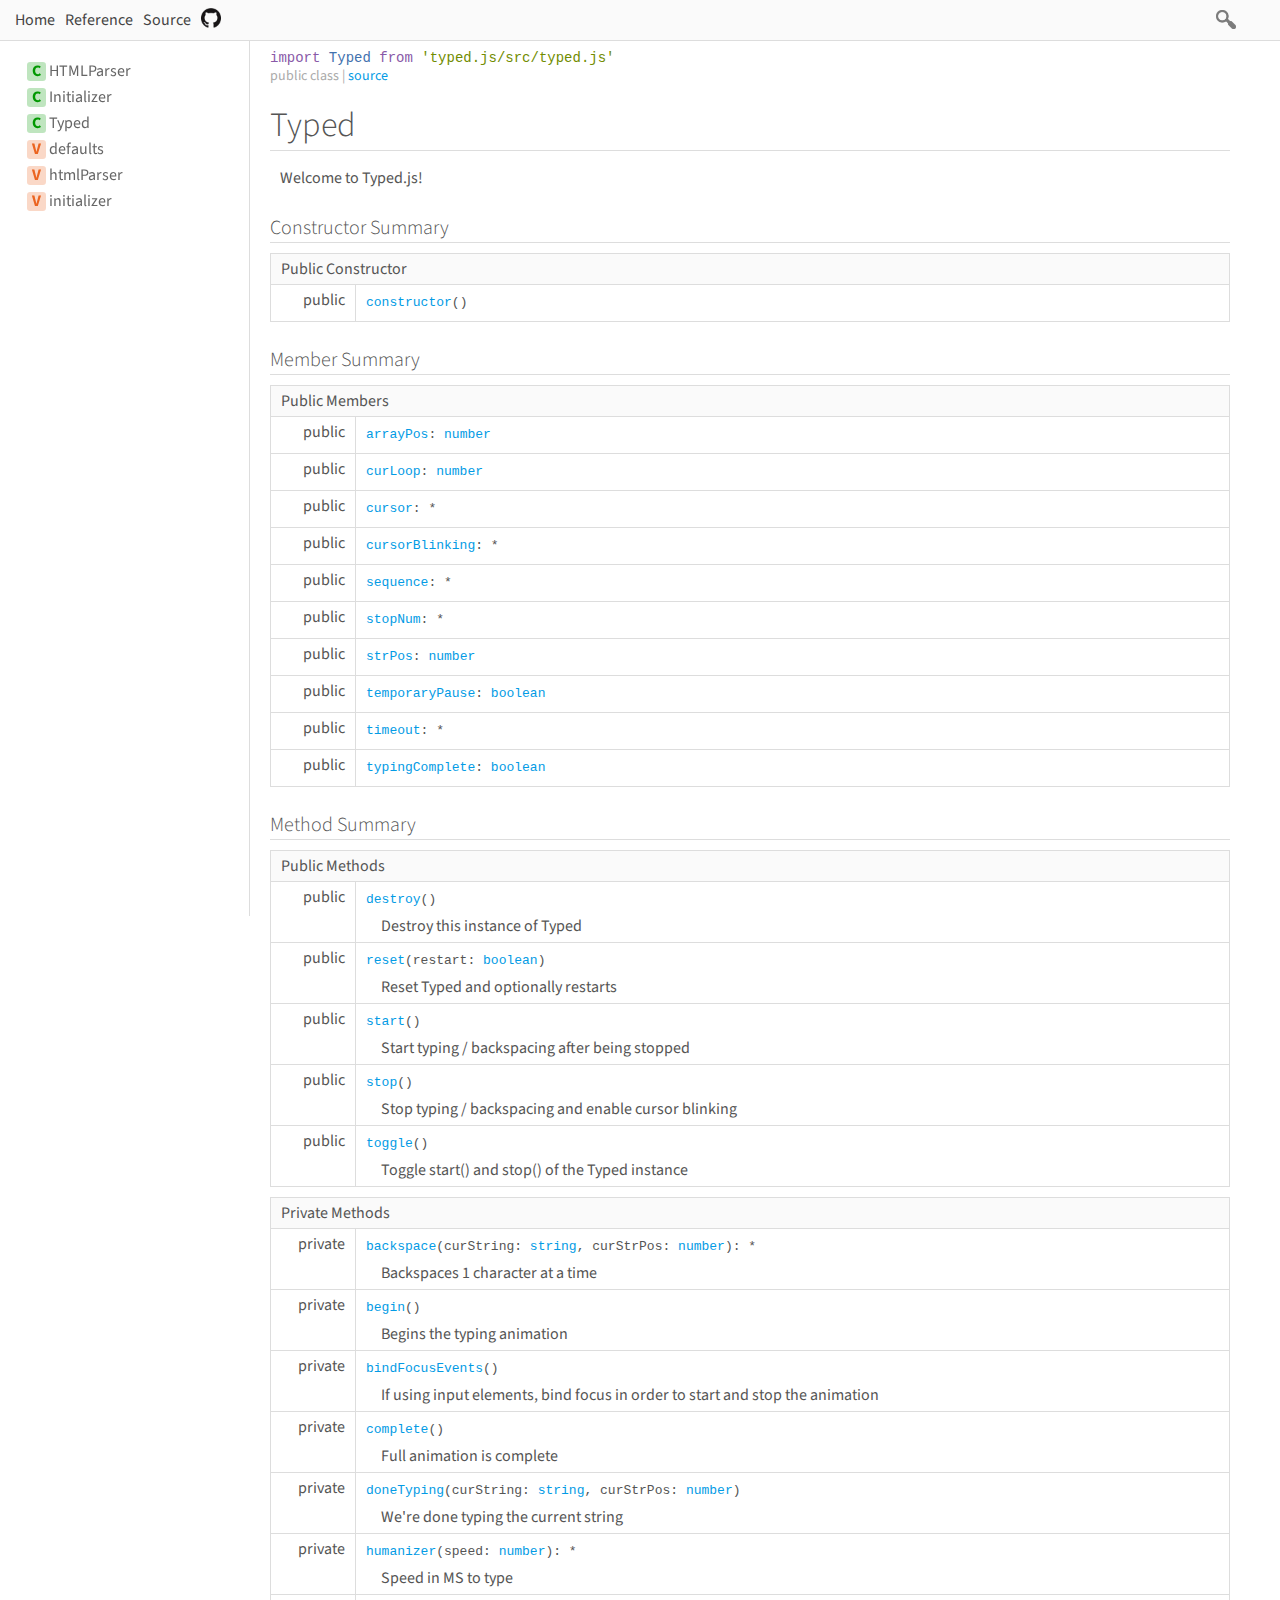
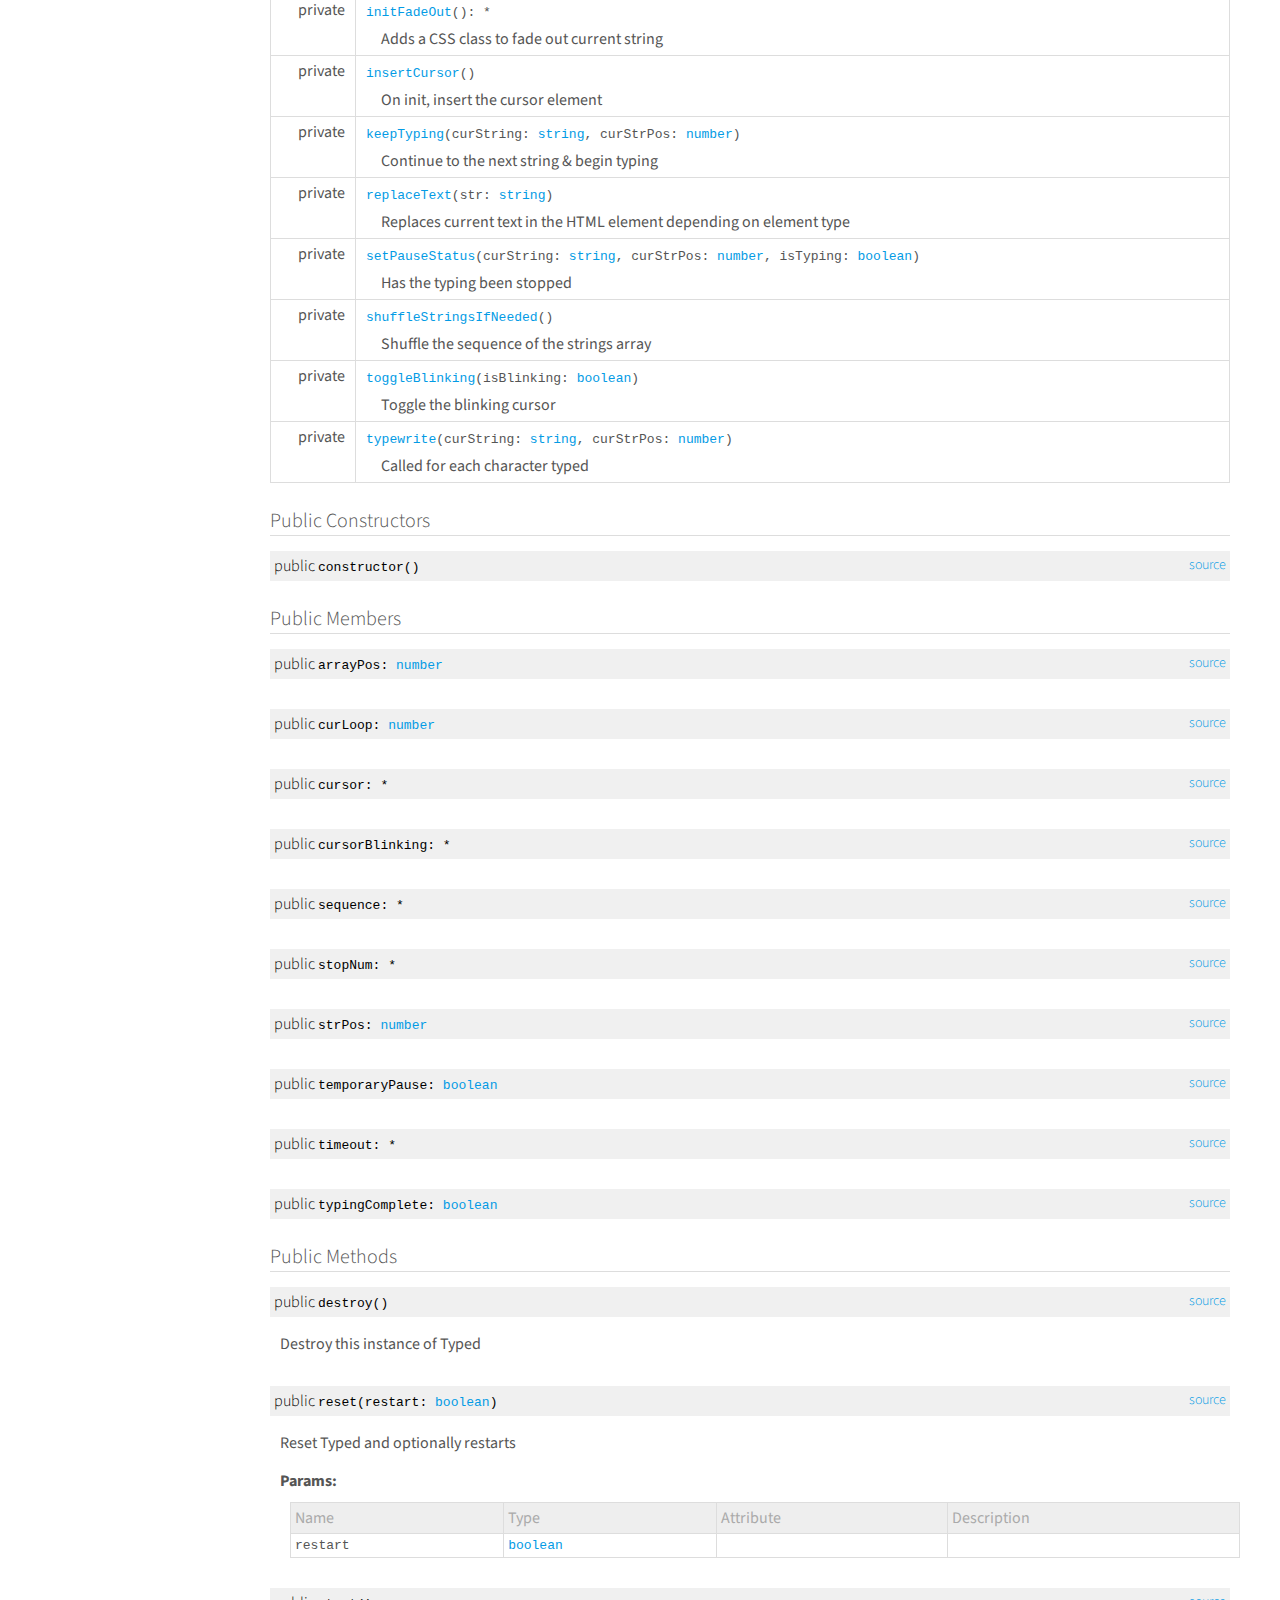
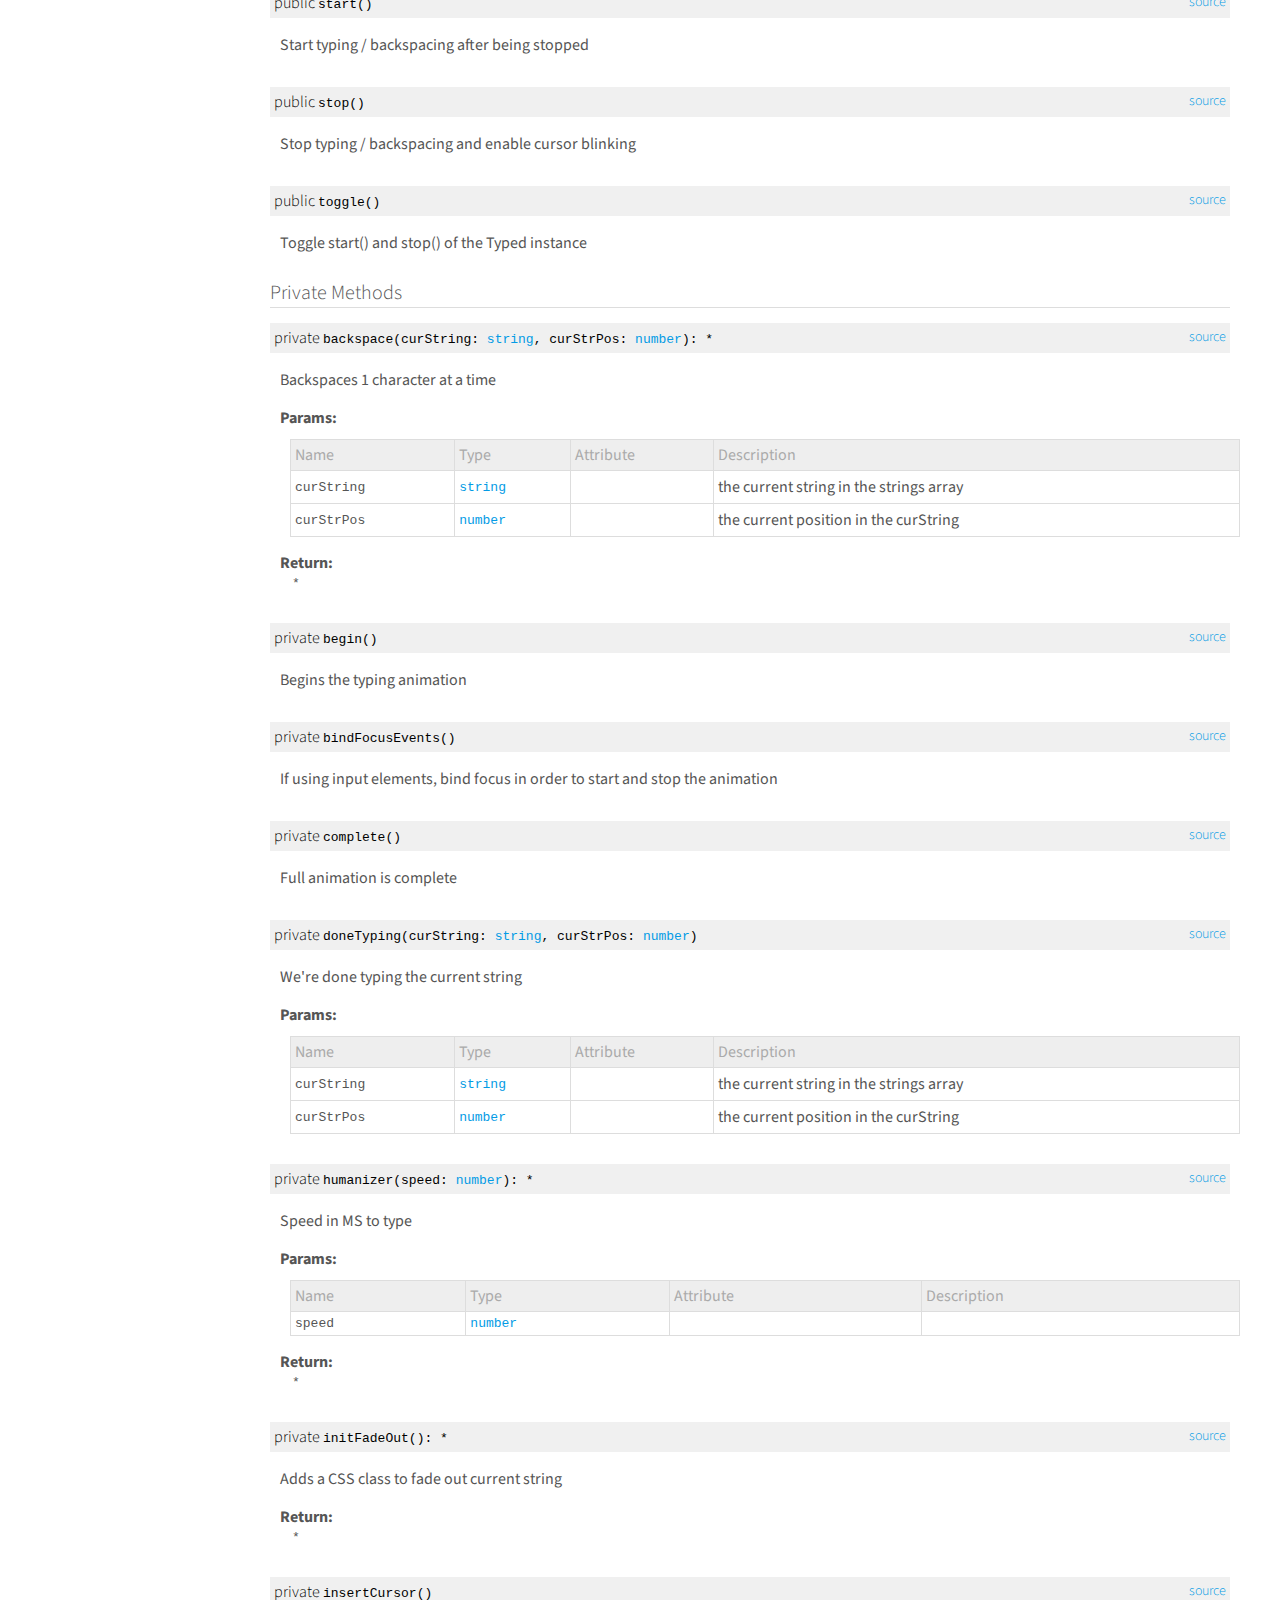
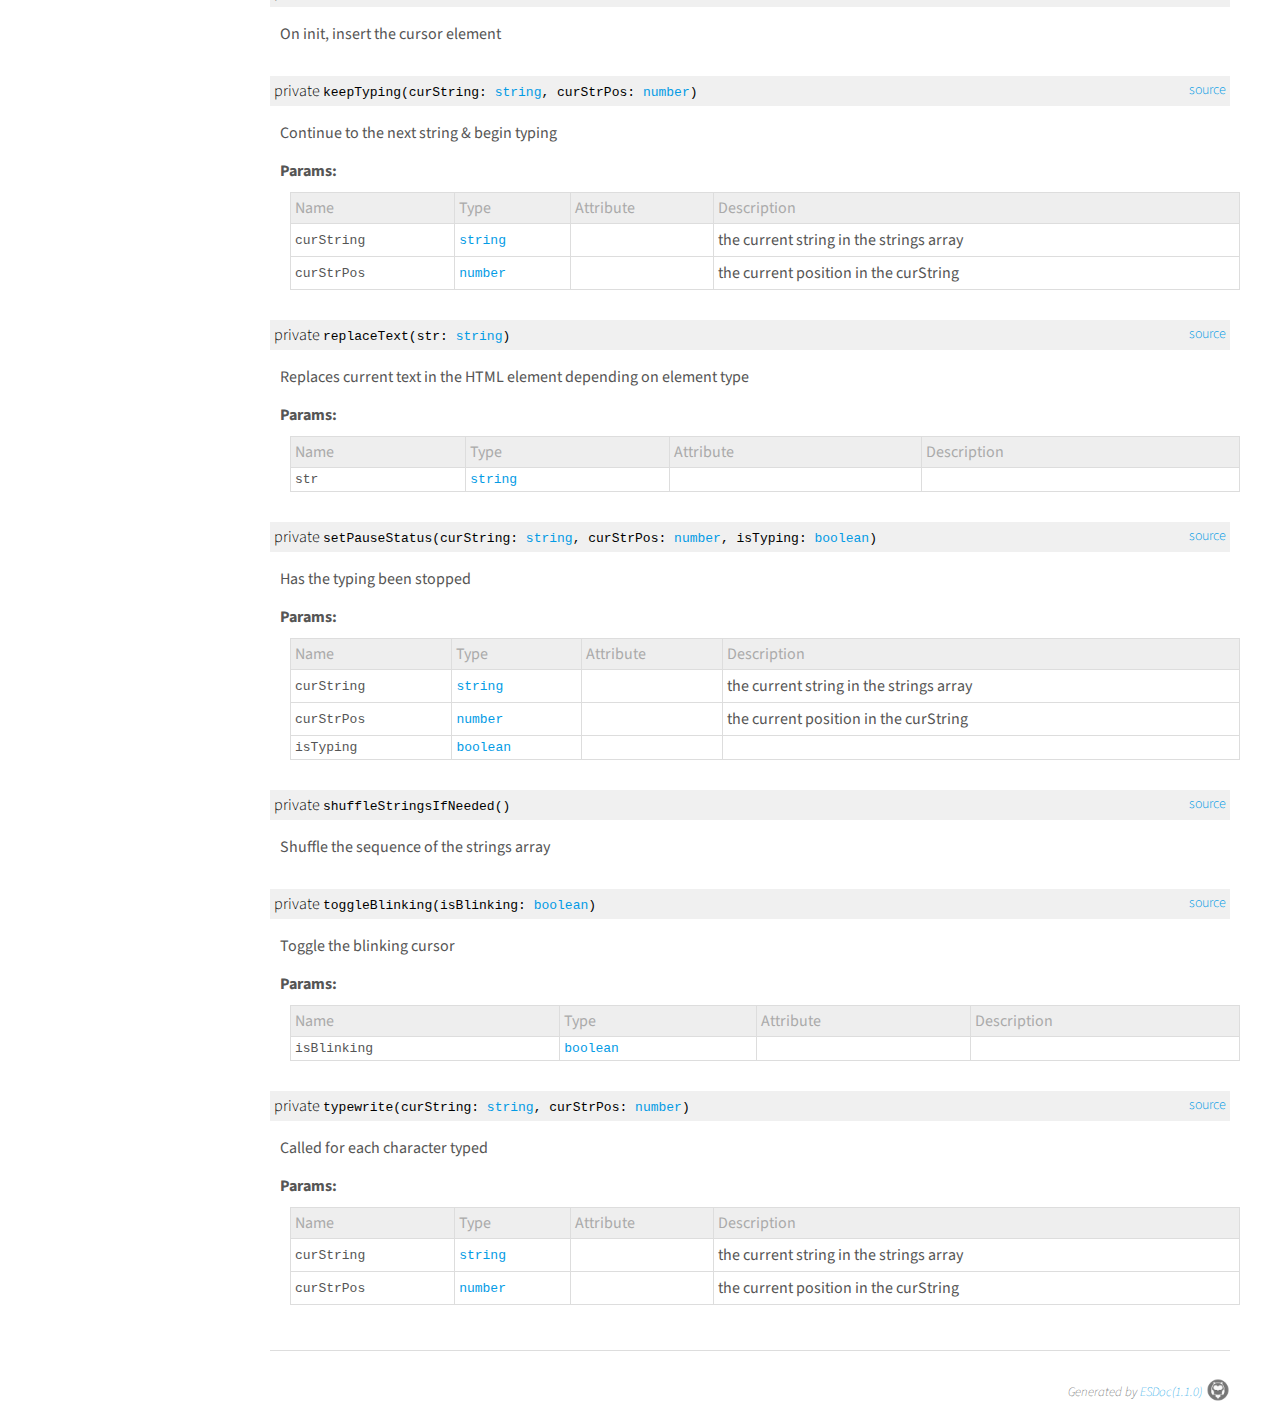
<file: static/files/typed.js-2.1.0/typed.js-2.1.0/docs/class/src/typed.js~Typed.html>
<!DOCTYPE html>
<html>
<head>
  <meta charset="utf-8">
  <base data-ice="baseUrl" href="../../">
  <title data-ice="title">Typed | typed.js</title>
  <link type="text/css" rel="stylesheet" href="css/style.css">
  <link type="text/css" rel="stylesheet" href="css/prettify-tomorrow.css">
  <script src="script/prettify/prettify.js"></script>
  <script src="script/manual.js"></script>
<meta name="description" content="A JavaScript Typing Animation Library"><meta property="twitter:card" content="summary"><meta property="twitter:title" content="typed.js"><meta property="twitter:description" content="A JavaScript Typing Animation Library"></head>
<body class="layout-container" data-ice="rootContainer">

<header>
  <a href="./">Home</a>
  
  <a href="identifiers.html">Reference</a>
  <a href="source.html">Source</a>
  
  <div class="search-box">
  <span>
    <img src="./image/search.png">
    <span class="search-input-edge"></span><input class="search-input"><span class="search-input-edge"></span>
  </span>
    <ul class="search-result"></ul>
  </div>
<a style="position:relative; top:3px;" href="https://github.com/mattboldt/typed.js"><img width="20px" src="./image/github.png"></a></header>

<nav class="navigation" data-ice="nav"><div>
  <ul>
    
  <li data-ice="doc"><span data-ice="kind" class="kind-class">C</span><span data-ice="name"><span><a href="class/src/html-parser.js~HTMLParser.html">HTMLParser</a></span></span></li>
<li data-ice="doc"><span data-ice="kind" class="kind-class">C</span><span data-ice="name"><span><a href="class/src/initializer.js~Initializer.html">Initializer</a></span></span></li>
<li data-ice="doc"><span data-ice="kind" class="kind-class">C</span><span data-ice="name"><span><a href="class/src/typed.js~Typed.html">Typed</a></span></span></li>
<li data-ice="doc"><span data-ice="kind" class="kind-variable">V</span><span data-ice="name"><span><a href="variable/index.html#static-variable-defaults">defaults</a></span></span></li>
<li data-ice="doc"><span data-ice="kind" class="kind-variable">V</span><span data-ice="name"><span><a href="variable/index.html#static-variable-htmlParser">htmlParser</a></span></span></li>
<li data-ice="doc"><span data-ice="kind" class="kind-variable">V</span><span data-ice="name"><span><a href="variable/index.html#static-variable-initializer">initializer</a></span></span></li>
</ul>
</div>
</nav>

<div class="content" data-ice="content"><div class="header-notice">
  <div data-ice="importPath" class="import-path"><pre class="prettyprint"><code data-ice="importPathCode">import Typed from &apos;<span><a href="file/src/typed.js.html#lineNumber10">typed.js/src/typed.js</a></span>&apos;</code></pre></div>
  <span data-ice="access">public</span>
  <span data-ice="kind">class</span>
  
  
  
  <span data-ice="source">| <span><a href="file/src/typed.js.html#lineNumber10">source</a></span></span>
</div>

<div class="self-detail detail">
  <h1 data-ice="name">Typed</h1>

  

  
  
  
  
  
  
  
  
  

  
  
  <div class="description" data-ice="description"><p>Welcome to Typed.js!</p>
</div>
  

  

  

  

  
</div>



<div data-ice="constructorSummary"><h2>Constructor Summary</h2><table class="summary" data-ice="summary">
  <thead><tr><td data-ice="title" colspan="3">Public Constructor</td></tr></thead>
  <tbody>
  
  <tr data-ice="target">
    <td>
      <span class="access" data-ice="access">public</span>
      
      
      
      <span class="override" data-ice="override"></span>
    </td>
    <td>
      <div>
        <p>
          
          
          
          <span class="code" data-ice="name"><span><a href="class/src/typed.js~Typed.html#instance-constructor-constructor">constructor</a></span></span><span class="code" data-ice="signature">()</span>
        </p>
      </div>
      <div>
        
        
        
      </div>
    </td>
    <td>
      
      
    </td>
  </tr>
</tbody>
</table>
</div>
<div data-ice="memberSummary"><h2>Member Summary</h2><table class="summary" data-ice="summary">
  <thead><tr><td data-ice="title" colspan="3">Public Members</td></tr></thead>
  <tbody>
  
  <tr data-ice="target">
    <td>
      <span class="access" data-ice="access">public</span>
      
      
      
      <span class="override" data-ice="override"></span>
    </td>
    <td>
      <div>
        <p>
          
          
          
          <span class="code" data-ice="name"><span><a href="class/src/typed.js~Typed.html#instance-member-arrayPos">arrayPos</a></span></span><span class="code" data-ice="signature">: <span><a href="https://developer.mozilla.org/en-US/docs/Web/JavaScript/Reference/Global_Objects/Number">number</a></span></span>
        </p>
      </div>
      <div>
        
        
        
      </div>
    </td>
    <td>
      
      
    </td>
  </tr>
<tr data-ice="target">
    <td>
      <span class="access" data-ice="access">public</span>
      
      
      
      <span class="override" data-ice="override"></span>
    </td>
    <td>
      <div>
        <p>
          
          
          
          <span class="code" data-ice="name"><span><a href="class/src/typed.js~Typed.html#instance-member-curLoop">curLoop</a></span></span><span class="code" data-ice="signature">: <span><a href="https://developer.mozilla.org/en-US/docs/Web/JavaScript/Reference/Global_Objects/Number">number</a></span></span>
        </p>
      </div>
      <div>
        
        
        
      </div>
    </td>
    <td>
      
      
    </td>
  </tr>
<tr data-ice="target">
    <td>
      <span class="access" data-ice="access">public</span>
      
      
      
      <span class="override" data-ice="override"></span>
    </td>
    <td>
      <div>
        <p>
          
          
          
          <span class="code" data-ice="name"><span><a href="class/src/typed.js~Typed.html#instance-member-cursor">cursor</a></span></span><span class="code" data-ice="signature">: <span>*</span></span>
        </p>
      </div>
      <div>
        
        
        
      </div>
    </td>
    <td>
      
      
    </td>
  </tr>
<tr data-ice="target">
    <td>
      <span class="access" data-ice="access">public</span>
      
      
      
      <span class="override" data-ice="override"></span>
    </td>
    <td>
      <div>
        <p>
          
          
          
          <span class="code" data-ice="name"><span><a href="class/src/typed.js~Typed.html#instance-member-cursorBlinking">cursorBlinking</a></span></span><span class="code" data-ice="signature">: <span>*</span></span>
        </p>
      </div>
      <div>
        
        
        
      </div>
    </td>
    <td>
      
      
    </td>
  </tr>
<tr data-ice="target">
    <td>
      <span class="access" data-ice="access">public</span>
      
      
      
      <span class="override" data-ice="override"></span>
    </td>
    <td>
      <div>
        <p>
          
          
          
          <span class="code" data-ice="name"><span><a href="class/src/typed.js~Typed.html#instance-member-sequence">sequence</a></span></span><span class="code" data-ice="signature">: <span>*</span></span>
        </p>
      </div>
      <div>
        
        
        
      </div>
    </td>
    <td>
      
      
    </td>
  </tr>
<tr data-ice="target">
    <td>
      <span class="access" data-ice="access">public</span>
      
      
      
      <span class="override" data-ice="override"></span>
    </td>
    <td>
      <div>
        <p>
          
          
          
          <span class="code" data-ice="name"><span><a href="class/src/typed.js~Typed.html#instance-member-stopNum">stopNum</a></span></span><span class="code" data-ice="signature">: <span>*</span></span>
        </p>
      </div>
      <div>
        
        
        
      </div>
    </td>
    <td>
      
      
    </td>
  </tr>
<tr data-ice="target">
    <td>
      <span class="access" data-ice="access">public</span>
      
      
      
      <span class="override" data-ice="override"></span>
    </td>
    <td>
      <div>
        <p>
          
          
          
          <span class="code" data-ice="name"><span><a href="class/src/typed.js~Typed.html#instance-member-strPos">strPos</a></span></span><span class="code" data-ice="signature">: <span><a href="https://developer.mozilla.org/en-US/docs/Web/JavaScript/Reference/Global_Objects/Number">number</a></span></span>
        </p>
      </div>
      <div>
        
        
        
      </div>
    </td>
    <td>
      
      
    </td>
  </tr>
<tr data-ice="target">
    <td>
      <span class="access" data-ice="access">public</span>
      
      
      
      <span class="override" data-ice="override"></span>
    </td>
    <td>
      <div>
        <p>
          
          
          
          <span class="code" data-ice="name"><span><a href="class/src/typed.js~Typed.html#instance-member-temporaryPause">temporaryPause</a></span></span><span class="code" data-ice="signature">: <span><a href="https://developer.mozilla.org/en-US/docs/Web/JavaScript/Reference/Global_Objects/Boolean">boolean</a></span></span>
        </p>
      </div>
      <div>
        
        
        
      </div>
    </td>
    <td>
      
      
    </td>
  </tr>
<tr data-ice="target">
    <td>
      <span class="access" data-ice="access">public</span>
      
      
      
      <span class="override" data-ice="override"></span>
    </td>
    <td>
      <div>
        <p>
          
          
          
          <span class="code" data-ice="name"><span><a href="class/src/typed.js~Typed.html#instance-member-timeout">timeout</a></span></span><span class="code" data-ice="signature">: <span>*</span></span>
        </p>
      </div>
      <div>
        
        
        
      </div>
    </td>
    <td>
      
      
    </td>
  </tr>
<tr data-ice="target">
    <td>
      <span class="access" data-ice="access">public</span>
      
      
      
      <span class="override" data-ice="override"></span>
    </td>
    <td>
      <div>
        <p>
          
          
          
          <span class="code" data-ice="name"><span><a href="class/src/typed.js~Typed.html#instance-member-typingComplete">typingComplete</a></span></span><span class="code" data-ice="signature">: <span><a href="https://developer.mozilla.org/en-US/docs/Web/JavaScript/Reference/Global_Objects/Boolean">boolean</a></span></span>
        </p>
      </div>
      <div>
        
        
        
      </div>
    </td>
    <td>
      
      
    </td>
  </tr>
</tbody>
</table>
</div>
<div data-ice="methodSummary"><h2>Method Summary</h2><table class="summary" data-ice="summary">
  <thead><tr><td data-ice="title" colspan="3">Public Methods</td></tr></thead>
  <tbody>
  
  <tr data-ice="target">
    <td>
      <span class="access" data-ice="access">public</span>
      
      
      
      <span class="override" data-ice="override"></span>
    </td>
    <td>
      <div>
        <p>
          
          
          
          <span class="code" data-ice="name"><span><a href="class/src/typed.js~Typed.html#instance-method-destroy">destroy</a></span></span><span class="code" data-ice="signature">()</span>
        </p>
      </div>
      <div>
        
        
        <div data-ice="description"><p>Destroy this instance of Typed</p>
</div>
      </div>
    </td>
    <td>
      
      
    </td>
  </tr>
<tr data-ice="target">
    <td>
      <span class="access" data-ice="access">public</span>
      
      
      
      <span class="override" data-ice="override"></span>
    </td>
    <td>
      <div>
        <p>
          
          
          
          <span class="code" data-ice="name"><span><a href="class/src/typed.js~Typed.html#instance-method-reset">reset</a></span></span><span class="code" data-ice="signature">(restart: <span><a href="https://developer.mozilla.org/en-US/docs/Web/JavaScript/Reference/Global_Objects/Boolean">boolean</a></span>)</span>
        </p>
      </div>
      <div>
        
        
        <div data-ice="description"><p>Reset Typed and optionally restarts</p>
</div>
      </div>
    </td>
    <td>
      
      
    </td>
  </tr>
<tr data-ice="target">
    <td>
      <span class="access" data-ice="access">public</span>
      
      
      
      <span class="override" data-ice="override"></span>
    </td>
    <td>
      <div>
        <p>
          
          
          
          <span class="code" data-ice="name"><span><a href="class/src/typed.js~Typed.html#instance-method-start">start</a></span></span><span class="code" data-ice="signature">()</span>
        </p>
      </div>
      <div>
        
        
        <div data-ice="description"><p>Start typing / backspacing after being stopped</p>
</div>
      </div>
    </td>
    <td>
      
      
    </td>
  </tr>
<tr data-ice="target">
    <td>
      <span class="access" data-ice="access">public</span>
      
      
      
      <span class="override" data-ice="override"></span>
    </td>
    <td>
      <div>
        <p>
          
          
          
          <span class="code" data-ice="name"><span><a href="class/src/typed.js~Typed.html#instance-method-stop">stop</a></span></span><span class="code" data-ice="signature">()</span>
        </p>
      </div>
      <div>
        
        
        <div data-ice="description"><p>Stop typing / backspacing and enable cursor blinking</p>
</div>
      </div>
    </td>
    <td>
      
      
    </td>
  </tr>
<tr data-ice="target">
    <td>
      <span class="access" data-ice="access">public</span>
      
      
      
      <span class="override" data-ice="override"></span>
    </td>
    <td>
      <div>
        <p>
          
          
          
          <span class="code" data-ice="name"><span><a href="class/src/typed.js~Typed.html#instance-method-toggle">toggle</a></span></span><span class="code" data-ice="signature">()</span>
        </p>
      </div>
      <div>
        
        
        <div data-ice="description"><p>Toggle start() and stop() of the Typed instance</p>
</div>
      </div>
    </td>
    <td>
      
      
    </td>
  </tr>
</tbody>
</table>
<table class="summary" data-ice="summary">
  <thead><tr><td data-ice="title" colspan="3">Private Methods</td></tr></thead>
  <tbody>
  
  <tr data-ice="target">
    <td>
      <span class="access" data-ice="access">private</span>
      
      
      
      <span class="override" data-ice="override"></span>
    </td>
    <td>
      <div>
        <p>
          
          
          
          <span class="code" data-ice="name"><span><a href="class/src/typed.js~Typed.html#instance-method-backspace">backspace</a></span></span><span class="code" data-ice="signature">(curString: <span><a href="https://developer.mozilla.org/en-US/docs/Web/JavaScript/Reference/Global_Objects/String">string</a></span>, curStrPos: <span><a href="https://developer.mozilla.org/en-US/docs/Web/JavaScript/Reference/Global_Objects/Number">number</a></span>): <span>*</span></span>
        </p>
      </div>
      <div>
        
        
        <div data-ice="description"><p>Backspaces 1 character at a time</p>
</div>
      </div>
    </td>
    <td>
      
      
    </td>
  </tr>
<tr data-ice="target">
    <td>
      <span class="access" data-ice="access">private</span>
      
      
      
      <span class="override" data-ice="override"></span>
    </td>
    <td>
      <div>
        <p>
          
          
          
          <span class="code" data-ice="name"><span><a href="class/src/typed.js~Typed.html#instance-method-begin">begin</a></span></span><span class="code" data-ice="signature">()</span>
        </p>
      </div>
      <div>
        
        
        <div data-ice="description"><p>Begins the typing animation</p>
</div>
      </div>
    </td>
    <td>
      
      
    </td>
  </tr>
<tr data-ice="target">
    <td>
      <span class="access" data-ice="access">private</span>
      
      
      
      <span class="override" data-ice="override"></span>
    </td>
    <td>
      <div>
        <p>
          
          
          
          <span class="code" data-ice="name"><span><a href="class/src/typed.js~Typed.html#instance-method-bindFocusEvents">bindFocusEvents</a></span></span><span class="code" data-ice="signature">()</span>
        </p>
      </div>
      <div>
        
        
        <div data-ice="description"><p>If using input elements, bind focus in order to
start and stop the animation</p>
</div>
      </div>
    </td>
    <td>
      
      
    </td>
  </tr>
<tr data-ice="target">
    <td>
      <span class="access" data-ice="access">private</span>
      
      
      
      <span class="override" data-ice="override"></span>
    </td>
    <td>
      <div>
        <p>
          
          
          
          <span class="code" data-ice="name"><span><a href="class/src/typed.js~Typed.html#instance-method-complete">complete</a></span></span><span class="code" data-ice="signature">()</span>
        </p>
      </div>
      <div>
        
        
        <div data-ice="description"><p>Full animation is complete</p>
</div>
      </div>
    </td>
    <td>
      
      
    </td>
  </tr>
<tr data-ice="target">
    <td>
      <span class="access" data-ice="access">private</span>
      
      
      
      <span class="override" data-ice="override"></span>
    </td>
    <td>
      <div>
        <p>
          
          
          
          <span class="code" data-ice="name"><span><a href="class/src/typed.js~Typed.html#instance-method-doneTyping">doneTyping</a></span></span><span class="code" data-ice="signature">(curString: <span><a href="https://developer.mozilla.org/en-US/docs/Web/JavaScript/Reference/Global_Objects/String">string</a></span>, curStrPos: <span><a href="https://developer.mozilla.org/en-US/docs/Web/JavaScript/Reference/Global_Objects/Number">number</a></span>)</span>
        </p>
      </div>
      <div>
        
        
        <div data-ice="description"><p>We&apos;re done typing the current string</p>
</div>
      </div>
    </td>
    <td>
      
      
    </td>
  </tr>
<tr data-ice="target">
    <td>
      <span class="access" data-ice="access">private</span>
      
      
      
      <span class="override" data-ice="override"></span>
    </td>
    <td>
      <div>
        <p>
          
          
          
          <span class="code" data-ice="name"><span><a href="class/src/typed.js~Typed.html#instance-method-humanizer">humanizer</a></span></span><span class="code" data-ice="signature">(speed: <span><a href="https://developer.mozilla.org/en-US/docs/Web/JavaScript/Reference/Global_Objects/Number">number</a></span>): <span>*</span></span>
        </p>
      </div>
      <div>
        
        
        <div data-ice="description"><p>Speed in MS to type</p>
</div>
      </div>
    </td>
    <td>
      
      
    </td>
  </tr>
<tr data-ice="target">
    <td>
      <span class="access" data-ice="access">private</span>
      
      
      
      <span class="override" data-ice="override"></span>
    </td>
    <td>
      <div>
        <p>
          
          
          
          <span class="code" data-ice="name"><span><a href="class/src/typed.js~Typed.html#instance-method-initFadeOut">initFadeOut</a></span></span><span class="code" data-ice="signature">(): <span>*</span></span>
        </p>
      </div>
      <div>
        
        
        <div data-ice="description"><p>Adds a CSS class to fade out current string</p>
</div>
      </div>
    </td>
    <td>
      
      
    </td>
  </tr>
<tr data-ice="target">
    <td>
      <span class="access" data-ice="access">private</span>
      
      
      
      <span class="override" data-ice="override"></span>
    </td>
    <td>
      <div>
        <p>
          
          
          
          <span class="code" data-ice="name"><span><a href="class/src/typed.js~Typed.html#instance-method-insertCursor">insertCursor</a></span></span><span class="code" data-ice="signature">()</span>
        </p>
      </div>
      <div>
        
        
        <div data-ice="description"><p>On init, insert the cursor element</p>
</div>
      </div>
    </td>
    <td>
      
      
    </td>
  </tr>
<tr data-ice="target">
    <td>
      <span class="access" data-ice="access">private</span>
      
      
      
      <span class="override" data-ice="override"></span>
    </td>
    <td>
      <div>
        <p>
          
          
          
          <span class="code" data-ice="name"><span><a href="class/src/typed.js~Typed.html#instance-method-keepTyping">keepTyping</a></span></span><span class="code" data-ice="signature">(curString: <span><a href="https://developer.mozilla.org/en-US/docs/Web/JavaScript/Reference/Global_Objects/String">string</a></span>, curStrPos: <span><a href="https://developer.mozilla.org/en-US/docs/Web/JavaScript/Reference/Global_Objects/Number">number</a></span>)</span>
        </p>
      </div>
      <div>
        
        
        <div data-ice="description"><p>Continue to the next string &amp; begin typing</p>
</div>
      </div>
    </td>
    <td>
      
      
    </td>
  </tr>
<tr data-ice="target">
    <td>
      <span class="access" data-ice="access">private</span>
      
      
      
      <span class="override" data-ice="override"></span>
    </td>
    <td>
      <div>
        <p>
          
          
          
          <span class="code" data-ice="name"><span><a href="class/src/typed.js~Typed.html#instance-method-replaceText">replaceText</a></span></span><span class="code" data-ice="signature">(str: <span><a href="https://developer.mozilla.org/en-US/docs/Web/JavaScript/Reference/Global_Objects/String">string</a></span>)</span>
        </p>
      </div>
      <div>
        
        
        <div data-ice="description"><p>Replaces current text in the HTML element
depending on element type</p>
</div>
      </div>
    </td>
    <td>
      
      
    </td>
  </tr>
<tr data-ice="target">
    <td>
      <span class="access" data-ice="access">private</span>
      
      
      
      <span class="override" data-ice="override"></span>
    </td>
    <td>
      <div>
        <p>
          
          
          
          <span class="code" data-ice="name"><span><a href="class/src/typed.js~Typed.html#instance-method-setPauseStatus">setPauseStatus</a></span></span><span class="code" data-ice="signature">(curString: <span><a href="https://developer.mozilla.org/en-US/docs/Web/JavaScript/Reference/Global_Objects/String">string</a></span>, curStrPos: <span><a href="https://developer.mozilla.org/en-US/docs/Web/JavaScript/Reference/Global_Objects/Number">number</a></span>, isTyping: <span><a href="https://developer.mozilla.org/en-US/docs/Web/JavaScript/Reference/Global_Objects/Boolean">boolean</a></span>)</span>
        </p>
      </div>
      <div>
        
        
        <div data-ice="description"><p>Has the typing been stopped</p>
</div>
      </div>
    </td>
    <td>
      
      
    </td>
  </tr>
<tr data-ice="target">
    <td>
      <span class="access" data-ice="access">private</span>
      
      
      
      <span class="override" data-ice="override"></span>
    </td>
    <td>
      <div>
        <p>
          
          
          
          <span class="code" data-ice="name"><span><a href="class/src/typed.js~Typed.html#instance-method-shuffleStringsIfNeeded">shuffleStringsIfNeeded</a></span></span><span class="code" data-ice="signature">()</span>
        </p>
      </div>
      <div>
        
        
        <div data-ice="description"><p>Shuffle the sequence of the strings array</p>
</div>
      </div>
    </td>
    <td>
      
      
    </td>
  </tr>
<tr data-ice="target">
    <td>
      <span class="access" data-ice="access">private</span>
      
      
      
      <span class="override" data-ice="override"></span>
    </td>
    <td>
      <div>
        <p>
          
          
          
          <span class="code" data-ice="name"><span><a href="class/src/typed.js~Typed.html#instance-method-toggleBlinking">toggleBlinking</a></span></span><span class="code" data-ice="signature">(isBlinking: <span><a href="https://developer.mozilla.org/en-US/docs/Web/JavaScript/Reference/Global_Objects/Boolean">boolean</a></span>)</span>
        </p>
      </div>
      <div>
        
        
        <div data-ice="description"><p>Toggle the blinking cursor</p>
</div>
      </div>
    </td>
    <td>
      
      
    </td>
  </tr>
<tr data-ice="target">
    <td>
      <span class="access" data-ice="access">private</span>
      
      
      
      <span class="override" data-ice="override"></span>
    </td>
    <td>
      <div>
        <p>
          
          
          
          <span class="code" data-ice="name"><span><a href="class/src/typed.js~Typed.html#instance-method-typewrite">typewrite</a></span></span><span class="code" data-ice="signature">(curString: <span><a href="https://developer.mozilla.org/en-US/docs/Web/JavaScript/Reference/Global_Objects/String">string</a></span>, curStrPos: <span><a href="https://developer.mozilla.org/en-US/docs/Web/JavaScript/Reference/Global_Objects/Number">number</a></span>)</span>
        </p>
      </div>
      <div>
        
        
        <div data-ice="description"><p>Called for each character typed</p>
</div>
      </div>
    </td>
    <td>
      
      
    </td>
  </tr>
</tbody>
</table>
</div>





<div data-ice="constructorDetails"><h2 data-ice="title">Public Constructors</h2>

<div class="detail" data-ice="detail">
  <h3 data-ice="anchor" id="instance-constructor-constructor">
    <span class="access" data-ice="access">public</span>
    
    
    
    
    
    <span class="code" data-ice="name">constructor</span><span class="code" data-ice="signature">()</span>
    <span class="right-info">
      
      
      <span data-ice="source"><span><a href="file/src/typed.js.html#lineNumber11">source</a></span></span>
    </span>
  </h3>

  
  
  
  

  

  <div data-ice="properties">
</div>

  

  

  

  

  

  

  

  
  
</div>
</div>
<div data-ice="memberDetails"><h2 data-ice="title">Public Members</h2>

<div class="detail" data-ice="detail">
  <h3 data-ice="anchor" id="instance-member-arrayPos">
    <span class="access" data-ice="access">public</span>
    
    
    
    
    
    <span class="code" data-ice="name">arrayPos</span><span class="code" data-ice="signature">: <span><a href="https://developer.mozilla.org/en-US/docs/Web/JavaScript/Reference/Global_Objects/Number">number</a></span></span>
    <span class="right-info">
      
      
      <span data-ice="source"><span><a href="file/src/typed.js.html#lineNumber76">source</a></span></span>
    </span>
  </h3>

  
  
  
  

  

  <div data-ice="properties">
</div>

  

  

  

  

  

  

  

  
  
</div>
<div class="detail" data-ice="detail">
  <h3 data-ice="anchor" id="instance-member-curLoop">
    <span class="access" data-ice="access">public</span>
    
    
    
    
    
    <span class="code" data-ice="name">curLoop</span><span class="code" data-ice="signature">: <span><a href="https://developer.mozilla.org/en-US/docs/Web/JavaScript/Reference/Global_Objects/Number">number</a></span></span>
    <span class="right-info">
      
      
      <span data-ice="source"><span><a href="file/src/typed.js.html#lineNumber77">source</a></span></span>
    </span>
  </h3>

  
  
  
  

  

  <div data-ice="properties">
</div>

  

  

  

  

  

  

  

  
  
</div>
<div class="detail" data-ice="detail">
  <h3 data-ice="anchor" id="instance-member-cursor">
    <span class="access" data-ice="access">public</span>
    
    
    
    
    
    <span class="code" data-ice="name">cursor</span><span class="code" data-ice="signature">: <span>*</span></span>
    <span class="right-info">
      
      
      <span data-ice="source"><span><a href="file/src/typed.js.html#lineNumber73">source</a></span></span>
    </span>
  </h3>

  
  
  
  

  

  <div data-ice="properties">
</div>

  

  

  

  

  

  

  

  
  
</div>
<div class="detail" data-ice="detail">
  <h3 data-ice="anchor" id="instance-member-cursorBlinking">
    <span class="access" data-ice="access">public</span>
    
    
    
    
    
    <span class="code" data-ice="name">cursorBlinking</span><span class="code" data-ice="signature">: <span>*</span></span>
    <span class="right-info">
      
      
      <span data-ice="source"><span><a href="file/src/typed.js.html#lineNumber334">source</a></span></span>
    </span>
  </h3>

  
  
  
  

  

  <div data-ice="properties">
</div>

  

  

  

  

  

  

  

  
  
</div>
<div class="detail" data-ice="detail">
  <h3 data-ice="anchor" id="instance-member-sequence">
    <span class="access" data-ice="access">public</span>
    
    
    
    
    
    <span class="code" data-ice="name">sequence</span><span class="code" data-ice="signature">: <span>*</span></span>
    <span class="right-info">
      
      
      <span data-ice="source"><span><a href="file/src/typed.js.html#lineNumber357">source</a></span></span>
    </span>
  </h3>

  
  
  
  

  

  <div data-ice="properties">
</div>

  

  

  

  

  

  

  

  
  
</div>
<div class="detail" data-ice="detail">
  <h3 data-ice="anchor" id="instance-member-stopNum">
    <span class="access" data-ice="access">public</span>
    
    
    
    
    
    <span class="code" data-ice="name">stopNum</span><span class="code" data-ice="signature">: <span>*</span></span>
    <span class="right-info">
      
      
      <span data-ice="source"><span><a href="file/src/typed.js.html#lineNumber267">source</a></span></span>
    </span>
  </h3>

  
  
  
  

  

  <div data-ice="properties">
</div>

  

  

  

  

  

  

  

  
  
</div>
<div class="detail" data-ice="detail">
  <h3 data-ice="anchor" id="instance-member-strPos">
    <span class="access" data-ice="access">public</span>
    
    
    
    
    
    <span class="code" data-ice="name">strPos</span><span class="code" data-ice="signature">: <span><a href="https://developer.mozilla.org/en-US/docs/Web/JavaScript/Reference/Global_Objects/Number">number</a></span></span>
    <span class="right-info">
      
      
      <span data-ice="source"><span><a href="file/src/typed.js.html#lineNumber75">source</a></span></span>
    </span>
  </h3>

  
  
  
  

  

  <div data-ice="properties">
</div>

  

  

  

  

  

  

  

  
  
</div>
<div class="detail" data-ice="detail">
  <h3 data-ice="anchor" id="instance-member-temporaryPause">
    <span class="access" data-ice="access">public</span>
    
    
    
    
    
    <span class="code" data-ice="name">temporaryPause</span><span class="code" data-ice="signature">: <span><a href="https://developer.mozilla.org/en-US/docs/Web/JavaScript/Reference/Global_Objects/Boolean">boolean</a></span></span>
    <span class="right-info">
      
      
      <span data-ice="source"><span><a href="file/src/typed.js.html#lineNumber142">source</a></span></span>
    </span>
  </h3>

  
  
  
  

  

  <div data-ice="properties">
</div>

  

  

  

  

  

  

  

  
  
</div>
<div class="detail" data-ice="detail">
  <h3 data-ice="anchor" id="instance-member-timeout">
    <span class="access" data-ice="access">public</span>
    
    
    
    
    
    <span class="code" data-ice="name">timeout</span><span class="code" data-ice="signature">: <span>*</span></span>
    <span class="right-info">
      
      
      <span data-ice="source"><span><a href="file/src/typed.js.html#lineNumber95">source</a></span></span>
    </span>
  </h3>

  
  
  
  

  

  <div data-ice="properties">
</div>

  

  

  

  

  

  

  

  
  
</div>
<div class="detail" data-ice="detail">
  <h3 data-ice="anchor" id="instance-member-typingComplete">
    <span class="access" data-ice="access">public</span>
    
    
    
    
    
    <span class="code" data-ice="name">typingComplete</span><span class="code" data-ice="signature">: <span><a href="https://developer.mozilla.org/en-US/docs/Web/JavaScript/Reference/Global_Objects/Boolean">boolean</a></span></span>
    <span class="right-info">
      
      
      <span data-ice="source"><span><a href="file/src/typed.js.html#lineNumber91">source</a></span></span>
    </span>
  </h3>

  
  
  
  

  

  <div data-ice="properties">
</div>

  

  

  

  

  

  

  

  
  
</div>
</div>
<div data-ice="methodDetails"><h2 data-ice="title">Public Methods</h2>

<div class="detail" data-ice="detail">
  <h3 data-ice="anchor" id="instance-method-destroy">
    <span class="access" data-ice="access">public</span>
    
    
    
    
    
    <span class="code" data-ice="name">destroy</span><span class="code" data-ice="signature">()</span>
    <span class="right-info">
      
      
      <span data-ice="source"><span><a href="file/src/typed.js.html#lineNumber58">source</a></span></span>
    </span>
  </h3>

  
  
  
  <div data-ice="description"><p>Destroy this instance of Typed</p>
</div>

  

  <div data-ice="properties">
</div>

  

  

  

  

  

  

  

  
  
</div>
<div class="detail" data-ice="detail">
  <h3 data-ice="anchor" id="instance-method-reset">
    <span class="access" data-ice="access">public</span>
    
    
    
    
    
    <span class="code" data-ice="name">reset</span><span class="code" data-ice="signature">(restart: <span><a href="https://developer.mozilla.org/en-US/docs/Web/JavaScript/Reference/Global_Objects/Boolean">boolean</a></span>)</span>
    <span class="right-info">
      
      
      <span data-ice="source"><span><a href="file/src/typed.js.html#lineNumber68">source</a></span></span>
    </span>
  </h3>

  
  
  
  <div data-ice="description"><p>Reset Typed and optionally restarts</p>
</div>

  

  <div data-ice="properties"><div data-ice="properties">
  <h4 data-ice="title">Params:</h4>
  <table class="params">
    <thead>
    <tr><td>Name</td><td>Type</td><td>Attribute</td><td>Description</td></tr>
    </thead>
    <tbody>
    
    <tr data-ice="property" data-depth="0">
      <td data-ice="name" class="code" data-depth="0">restart</td>
      <td data-ice="type" class="code"><span><a href="https://developer.mozilla.org/en-US/docs/Web/JavaScript/Reference/Global_Objects/Boolean">boolean</a></span></td>
      <td data-ice="appendix"></td>
      <td data-ice="description"></td>
    </tr>
</tbody>
  </table>
</div>
</div>

  

  

  

  

  

  

  

  
  
</div>
<div class="detail" data-ice="detail">
  <h3 data-ice="anchor" id="instance-method-start">
    <span class="access" data-ice="access">public</span>
    
    
    
    
    
    <span class="code" data-ice="name">start</span><span class="code" data-ice="signature">()</span>
    <span class="right-info">
      
      
      <span data-ice="source"><span><a href="file/src/typed.js.html#lineNumber42">source</a></span></span>
    </span>
  </h3>

  
  
  
  <div data-ice="description"><p>Start typing / backspacing after being stopped</p>
</div>

  

  <div data-ice="properties">
</div>

  

  

  

  

  

  

  

  
  
</div>
<div class="detail" data-ice="detail">
  <h3 data-ice="anchor" id="instance-method-stop">
    <span class="access" data-ice="access">public</span>
    
    
    
    
    
    <span class="code" data-ice="name">stop</span><span class="code" data-ice="signature">()</span>
    <span class="right-info">
      
      
      <span data-ice="source"><span><a href="file/src/typed.js.html#lineNumber30">source</a></span></span>
    </span>
  </h3>

  
  
  
  <div data-ice="description"><p>Stop typing / backspacing and enable cursor blinking</p>
</div>

  

  <div data-ice="properties">
</div>

  

  

  

  

  

  

  

  
  
</div>
<div class="detail" data-ice="detail">
  <h3 data-ice="anchor" id="instance-method-toggle">
    <span class="access" data-ice="access">public</span>
    
    
    
    
    
    <span class="code" data-ice="name">toggle</span><span class="code" data-ice="signature">()</span>
    <span class="right-info">
      
      
      <span data-ice="source"><span><a href="file/src/typed.js.html#lineNumber22">source</a></span></span>
    </span>
  </h3>

  
  
  
  <div data-ice="description"><p>Toggle start() and stop() of the Typed instance</p>
</div>

  

  <div data-ice="properties">
</div>

  

  

  

  

  

  

  

  
  
</div>
<h2 data-ice="title">Private Methods</h2>

<div class="detail" data-ice="detail">
  <h3 data-ice="anchor" id="instance-method-backspace">
    <span class="access" data-ice="access">private</span>
    
    
    
    
    
    <span class="code" data-ice="name">backspace</span><span class="code" data-ice="signature">(curString: <span><a href="https://developer.mozilla.org/en-US/docs/Web/JavaScript/Reference/Global_Objects/String">string</a></span>, curStrPos: <span><a href="https://developer.mozilla.org/en-US/docs/Web/JavaScript/Reference/Global_Objects/Number">number</a></span>): <span>*</span></span>
    <span class="right-info">
      
      
      <span data-ice="source"><span><a href="file/src/typed.js.html#lineNumber243">source</a></span></span>
    </span>
  </h3>

  
  
  
  <div data-ice="description"><p>Backspaces 1 character at a time</p>
</div>

  

  <div data-ice="properties"><div data-ice="properties">
  <h4 data-ice="title">Params:</h4>
  <table class="params">
    <thead>
    <tr><td>Name</td><td>Type</td><td>Attribute</td><td>Description</td></tr>
    </thead>
    <tbody>
    
    <tr data-ice="property" data-depth="0">
      <td data-ice="name" class="code" data-depth="0">curString</td>
      <td data-ice="type" class="code"><span><a href="https://developer.mozilla.org/en-US/docs/Web/JavaScript/Reference/Global_Objects/String">string</a></span></td>
      <td data-ice="appendix"></td>
      <td data-ice="description"><p>the current string in the strings array</p>
</td>
    </tr>
<tr data-ice="property" data-depth="0">
      <td data-ice="name" class="code" data-depth="0">curStrPos</td>
      <td data-ice="type" class="code"><span><a href="https://developer.mozilla.org/en-US/docs/Web/JavaScript/Reference/Global_Objects/Number">number</a></span></td>
      <td data-ice="appendix"></td>
      <td data-ice="description"><p>the current position in the curString</p>
</td>
    </tr>
</tbody>
  </table>
</div>
</div>

  <div class="return-params" data-ice="returnParams">
    <h4>Return:</h4>
    <table>
      <tbody>
        <tr>
          <td class="return-type code" data-ice="returnType"><span>*</span></td>
          
        </tr>
      </tbody>
    </table>
    <div data-ice="returnProperties">
</div>
  </div>

  

  

  

  

  

  

  
  
</div>
<div class="detail" data-ice="detail">
  <h3 data-ice="anchor" id="instance-method-begin">
    <span class="access" data-ice="access">private</span>
    
    
    
    
    
    <span class="code" data-ice="name">begin</span><span class="code" data-ice="signature">()</span>
    <span class="right-info">
      
      
      <span data-ice="source"><span><a href="file/src/typed.js.html#lineNumber89">source</a></span></span>
    </span>
  </h3>

  
  
  
  <div data-ice="description"><p>Begins the typing animation</p>
</div>

  

  <div data-ice="properties">
</div>

  

  

  

  

  

  

  

  
  
</div>
<div class="detail" data-ice="detail">
  <h3 data-ice="anchor" id="instance-method-bindFocusEvents">
    <span class="access" data-ice="access">private</span>
    
    
    
    
    
    <span class="code" data-ice="name">bindFocusEvents</span><span class="code" data-ice="signature">()</span>
    <span class="right-info">
      
      
      <span data-ice="source"><span><a href="file/src/typed.js.html#lineNumber406">source</a></span></span>
    </span>
  </h3>

  
  
  
  <div data-ice="description"><p>If using input elements, bind focus in order to
start and stop the animation</p>
</div>

  

  <div data-ice="properties">
</div>

  

  

  

  

  

  

  

  
  
</div>
<div class="detail" data-ice="detail">
  <h3 data-ice="anchor" id="instance-method-complete">
    <span class="access" data-ice="access">private</span>
    
    
    
    
    
    <span class="code" data-ice="name">complete</span><span class="code" data-ice="signature">()</span>
    <span class="right-info">
      
      
      <span data-ice="source"><span><a href="file/src/typed.js.html#lineNumber302">source</a></span></span>
    </span>
  </h3>

  
  
  
  <div data-ice="description"><p>Full animation is complete</p>
</div>

  

  <div data-ice="properties">
</div>

  

  

  

  

  

  

  

  
  
</div>
<div class="detail" data-ice="detail">
  <h3 data-ice="anchor" id="instance-method-doneTyping">
    <span class="access" data-ice="access">private</span>
    
    
    
    
    
    <span class="code" data-ice="name">doneTyping</span><span class="code" data-ice="signature">(curString: <span><a href="https://developer.mozilla.org/en-US/docs/Web/JavaScript/Reference/Global_Objects/String">string</a></span>, curStrPos: <span><a href="https://developer.mozilla.org/en-US/docs/Web/JavaScript/Reference/Global_Objects/Number">number</a></span>)</span>
    <span class="right-info">
      
      
      <span data-ice="source"><span><a href="file/src/typed.js.html#lineNumber219">source</a></span></span>
    </span>
  </h3>

  
  
  
  <div data-ice="description"><p>We&apos;re done typing the current string</p>
</div>

  

  <div data-ice="properties"><div data-ice="properties">
  <h4 data-ice="title">Params:</h4>
  <table class="params">
    <thead>
    <tr><td>Name</td><td>Type</td><td>Attribute</td><td>Description</td></tr>
    </thead>
    <tbody>
    
    <tr data-ice="property" data-depth="0">
      <td data-ice="name" class="code" data-depth="0">curString</td>
      <td data-ice="type" class="code"><span><a href="https://developer.mozilla.org/en-US/docs/Web/JavaScript/Reference/Global_Objects/String">string</a></span></td>
      <td data-ice="appendix"></td>
      <td data-ice="description"><p>the current string in the strings array</p>
</td>
    </tr>
<tr data-ice="property" data-depth="0">
      <td data-ice="name" class="code" data-depth="0">curStrPos</td>
      <td data-ice="type" class="code"><span><a href="https://developer.mozilla.org/en-US/docs/Web/JavaScript/Reference/Global_Objects/Number">number</a></span></td>
      <td data-ice="appendix"></td>
      <td data-ice="description"><p>the current position in the curString</p>
</td>
    </tr>
</tbody>
  </table>
</div>
</div>

  

  

  

  

  

  

  

  
  
</div>
<div class="detail" data-ice="detail">
  <h3 data-ice="anchor" id="instance-method-humanizer">
    <span class="access" data-ice="access">private</span>
    
    
    
    
    
    <span class="code" data-ice="name">humanizer</span><span class="code" data-ice="signature">(speed: <span><a href="https://developer.mozilla.org/en-US/docs/Web/JavaScript/Reference/Global_Objects/Number">number</a></span>): <span>*</span></span>
    <span class="right-info">
      
      
      <span data-ice="source"><span><a href="file/src/typed.js.html#lineNumber347">source</a></span></span>
    </span>
  </h3>

  
  
  
  <div data-ice="description"><p>Speed in MS to type</p>
</div>

  

  <div data-ice="properties"><div data-ice="properties">
  <h4 data-ice="title">Params:</h4>
  <table class="params">
    <thead>
    <tr><td>Name</td><td>Type</td><td>Attribute</td><td>Description</td></tr>
    </thead>
    <tbody>
    
    <tr data-ice="property" data-depth="0">
      <td data-ice="name" class="code" data-depth="0">speed</td>
      <td data-ice="type" class="code"><span><a href="https://developer.mozilla.org/en-US/docs/Web/JavaScript/Reference/Global_Objects/Number">number</a></span></td>
      <td data-ice="appendix"></td>
      <td data-ice="description"></td>
    </tr>
</tbody>
  </table>
</div>
</div>

  <div class="return-params" data-ice="returnParams">
    <h4>Return:</h4>
    <table>
      <tbody>
        <tr>
          <td class="return-type code" data-ice="returnType"><span>*</span></td>
          
        </tr>
      </tbody>
    </table>
    <div data-ice="returnProperties">
</div>
  </div>

  

  

  

  

  

  

  
  
</div>
<div class="detail" data-ice="detail">
  <h3 data-ice="anchor" id="instance-method-initFadeOut">
    <span class="access" data-ice="access">private</span>
    
    
    
    
    
    <span class="code" data-ice="name">initFadeOut</span><span class="code" data-ice="signature">(): <span>*</span></span>
    <span class="right-info">
      
      
      <span data-ice="source"><span><a href="file/src/typed.js.html#lineNumber364">source</a></span></span>
    </span>
  </h3>

  
  
  
  <div data-ice="description"><p>Adds a CSS class to fade out current string</p>
</div>

  

  <div data-ice="properties">
</div>

  <div class="return-params" data-ice="returnParams">
    <h4>Return:</h4>
    <table>
      <tbody>
        <tr>
          <td class="return-type code" data-ice="returnType"><span>*</span></td>
          
        </tr>
      </tbody>
    </table>
    <div data-ice="returnProperties">
</div>
  </div>

  

  

  

  

  

  

  
  
</div>
<div class="detail" data-ice="detail">
  <h3 data-ice="anchor" id="instance-method-insertCursor">
    <span class="access" data-ice="access">private</span>
    
    
    
    
    
    <span class="code" data-ice="name">insertCursor</span><span class="code" data-ice="signature">()</span>
    <span class="right-info">
      
      
      <span data-ice="source"><span><a href="file/src/typed.js.html#lineNumber423">source</a></span></span>
    </span>
  </h3>

  
  
  
  <div data-ice="description"><p>On init, insert the cursor element</p>
</div>

  

  <div data-ice="properties">
</div>

  

  

  

  

  

  

  

  
  
</div>
<div class="detail" data-ice="detail">
  <h3 data-ice="anchor" id="instance-method-keepTyping">
    <span class="access" data-ice="access">private</span>
    
    
    
    
    
    <span class="code" data-ice="name">keepTyping</span><span class="code" data-ice="signature">(curString: <span><a href="https://developer.mozilla.org/en-US/docs/Web/JavaScript/Reference/Global_Objects/String">string</a></span>, curStrPos: <span><a href="https://developer.mozilla.org/en-US/docs/Web/JavaScript/Reference/Global_Objects/Number">number</a></span>)</span>
    <span class="right-info">
      
      
      <span data-ice="source"><span><a href="file/src/typed.js.html#lineNumber198">source</a></span></span>
    </span>
  </h3>

  
  
  
  <div data-ice="description"><p>Continue to the next string &amp; begin typing</p>
</div>

  

  <div data-ice="properties"><div data-ice="properties">
  <h4 data-ice="title">Params:</h4>
  <table class="params">
    <thead>
    <tr><td>Name</td><td>Type</td><td>Attribute</td><td>Description</td></tr>
    </thead>
    <tbody>
    
    <tr data-ice="property" data-depth="0">
      <td data-ice="name" class="code" data-depth="0">curString</td>
      <td data-ice="type" class="code"><span><a href="https://developer.mozilla.org/en-US/docs/Web/JavaScript/Reference/Global_Objects/String">string</a></span></td>
      <td data-ice="appendix"></td>
      <td data-ice="description"><p>the current string in the strings array</p>
</td>
    </tr>
<tr data-ice="property" data-depth="0">
      <td data-ice="name" class="code" data-depth="0">curStrPos</td>
      <td data-ice="type" class="code"><span><a href="https://developer.mozilla.org/en-US/docs/Web/JavaScript/Reference/Global_Objects/Number">number</a></span></td>
      <td data-ice="appendix"></td>
      <td data-ice="description"><p>the current position in the curString</p>
</td>
    </tr>
</tbody>
  </table>
</div>
</div>

  

  

  

  

  

  

  

  
  
</div>
<div class="detail" data-ice="detail">
  <h3 data-ice="anchor" id="instance-method-replaceText">
    <span class="access" data-ice="access">private</span>
    
    
    
    
    
    <span class="code" data-ice="name">replaceText</span><span class="code" data-ice="signature">(str: <span><a href="https://developer.mozilla.org/en-US/docs/Web/JavaScript/Reference/Global_Objects/String">string</a></span>)</span>
    <span class="right-info">
      
      
      <span data-ice="source"><span><a href="file/src/typed.js.html#lineNumber387">source</a></span></span>
    </span>
  </h3>

  
  
  
  <div data-ice="description"><p>Replaces current text in the HTML element
depending on element type</p>
</div>

  

  <div data-ice="properties"><div data-ice="properties">
  <h4 data-ice="title">Params:</h4>
  <table class="params">
    <thead>
    <tr><td>Name</td><td>Type</td><td>Attribute</td><td>Description</td></tr>
    </thead>
    <tbody>
    
    <tr data-ice="property" data-depth="0">
      <td data-ice="name" class="code" data-depth="0">str</td>
      <td data-ice="type" class="code"><span><a href="https://developer.mozilla.org/en-US/docs/Web/JavaScript/Reference/Global_Objects/String">string</a></span></td>
      <td data-ice="appendix"></td>
      <td data-ice="description"></td>
    </tr>
</tbody>
  </table>
</div>
</div>

  

  

  

  

  

  

  

  
  
</div>
<div class="detail" data-ice="detail">
  <h3 data-ice="anchor" id="instance-method-setPauseStatus">
    <span class="access" data-ice="access">private</span>
    
    
    
    
    
    <span class="code" data-ice="name">setPauseStatus</span><span class="code" data-ice="signature">(curString: <span><a href="https://developer.mozilla.org/en-US/docs/Web/JavaScript/Reference/Global_Objects/String">string</a></span>, curStrPos: <span><a href="https://developer.mozilla.org/en-US/docs/Web/JavaScript/Reference/Global_Objects/Number">number</a></span>, isTyping: <span><a href="https://developer.mozilla.org/en-US/docs/Web/JavaScript/Reference/Global_Objects/Boolean">boolean</a></span>)</span>
    <span class="right-info">
      
      
      <span data-ice="source"><span><a href="file/src/typed.js.html#lineNumber318">source</a></span></span>
    </span>
  </h3>

  
  
  
  <div data-ice="description"><p>Has the typing been stopped</p>
</div>

  

  <div data-ice="properties"><div data-ice="properties">
  <h4 data-ice="title">Params:</h4>
  <table class="params">
    <thead>
    <tr><td>Name</td><td>Type</td><td>Attribute</td><td>Description</td></tr>
    </thead>
    <tbody>
    
    <tr data-ice="property" data-depth="0">
      <td data-ice="name" class="code" data-depth="0">curString</td>
      <td data-ice="type" class="code"><span><a href="https://developer.mozilla.org/en-US/docs/Web/JavaScript/Reference/Global_Objects/String">string</a></span></td>
      <td data-ice="appendix"></td>
      <td data-ice="description"><p>the current string in the strings array</p>
</td>
    </tr>
<tr data-ice="property" data-depth="0">
      <td data-ice="name" class="code" data-depth="0">curStrPos</td>
      <td data-ice="type" class="code"><span><a href="https://developer.mozilla.org/en-US/docs/Web/JavaScript/Reference/Global_Objects/Number">number</a></span></td>
      <td data-ice="appendix"></td>
      <td data-ice="description"><p>the current position in the curString</p>
</td>
    </tr>
<tr data-ice="property" data-depth="0">
      <td data-ice="name" class="code" data-depth="0">isTyping</td>
      <td data-ice="type" class="code"><span><a href="https://developer.mozilla.org/en-US/docs/Web/JavaScript/Reference/Global_Objects/Boolean">boolean</a></span></td>
      <td data-ice="appendix"></td>
      <td data-ice="description"></td>
    </tr>
</tbody>
  </table>
</div>
</div>

  

  

  

  

  

  

  

  
  
</div>
<div class="detail" data-ice="detail">
  <h3 data-ice="anchor" id="instance-method-shuffleStringsIfNeeded">
    <span class="access" data-ice="access">private</span>
    
    
    
    
    
    <span class="code" data-ice="name">shuffleStringsIfNeeded</span><span class="code" data-ice="signature">()</span>
    <span class="right-info">
      
      
      <span data-ice="source"><span><a href="file/src/typed.js.html#lineNumber355">source</a></span></span>
    </span>
  </h3>

  
  
  
  <div data-ice="description"><p>Shuffle the sequence of the strings array</p>
</div>

  

  <div data-ice="properties">
</div>

  

  

  

  

  

  

  

  
  
</div>
<div class="detail" data-ice="detail">
  <h3 data-ice="anchor" id="instance-method-toggleBlinking">
    <span class="access" data-ice="access">private</span>
    
    
    
    
    
    <span class="code" data-ice="name">toggleBlinking</span><span class="code" data-ice="signature">(isBlinking: <span><a href="https://developer.mozilla.org/en-US/docs/Web/JavaScript/Reference/Global_Objects/Boolean">boolean</a></span>)</span>
    <span class="right-info">
      
      
      <span data-ice="source"><span><a href="file/src/typed.js.html#lineNumber329">source</a></span></span>
    </span>
  </h3>

  
  
  
  <div data-ice="description"><p>Toggle the blinking cursor</p>
</div>

  

  <div data-ice="properties"><div data-ice="properties">
  <h4 data-ice="title">Params:</h4>
  <table class="params">
    <thead>
    <tr><td>Name</td><td>Type</td><td>Attribute</td><td>Description</td></tr>
    </thead>
    <tbody>
    
    <tr data-ice="property" data-depth="0">
      <td data-ice="name" class="code" data-depth="0">isBlinking</td>
      <td data-ice="type" class="code"><span><a href="https://developer.mozilla.org/en-US/docs/Web/JavaScript/Reference/Global_Objects/Boolean">boolean</a></span></td>
      <td data-ice="appendix"></td>
      <td data-ice="description"></td>
    </tr>
</tbody>
  </table>
</div>
</div>

  

  

  

  

  

  

  

  
  
</div>
<div class="detail" data-ice="detail">
  <h3 data-ice="anchor" id="instance-method-typewrite">
    <span class="access" data-ice="access">private</span>
    
    
    
    
    
    <span class="code" data-ice="name">typewrite</span><span class="code" data-ice="signature">(curString: <span><a href="https://developer.mozilla.org/en-US/docs/Web/JavaScript/Reference/Global_Objects/String">string</a></span>, curStrPos: <span><a href="https://developer.mozilla.org/en-US/docs/Web/JavaScript/Reference/Global_Objects/Number">number</a></span>)</span>
    <span class="right-info">
      
      
      <span data-ice="source"><span><a href="file/src/typed.js.html#lineNumber112">source</a></span></span>
    </span>
  </h3>

  
  
  
  <div data-ice="description"><p>Called for each character typed</p>
</div>

  

  <div data-ice="properties"><div data-ice="properties">
  <h4 data-ice="title">Params:</h4>
  <table class="params">
    <thead>
    <tr><td>Name</td><td>Type</td><td>Attribute</td><td>Description</td></tr>
    </thead>
    <tbody>
    
    <tr data-ice="property" data-depth="0">
      <td data-ice="name" class="code" data-depth="0">curString</td>
      <td data-ice="type" class="code"><span><a href="https://developer.mozilla.org/en-US/docs/Web/JavaScript/Reference/Global_Objects/String">string</a></span></td>
      <td data-ice="appendix"></td>
      <td data-ice="description"><p>the current string in the strings array</p>
</td>
    </tr>
<tr data-ice="property" data-depth="0">
      <td data-ice="name" class="code" data-depth="0">curStrPos</td>
      <td data-ice="type" class="code"><span><a href="https://developer.mozilla.org/en-US/docs/Web/JavaScript/Reference/Global_Objects/Number">number</a></span></td>
      <td data-ice="appendix"></td>
      <td data-ice="description"><p>the current position in the curString</p>
</td>
    </tr>
</tbody>
  </table>
</div>
</div>

  

  

  

  

  

  

  

  
  
</div>
</div>
</div>

<footer class="footer">
  Generated by <a href="https://esdoc.org">ESDoc<span data-ice="esdocVersion">(1.1.0)</span><img src="./image/esdoc-logo-mini-black.png"></a>
</footer>

<script src="script/search_index.js"></script>
<script src="script/search.js"></script>
<script src="script/pretty-print.js"></script>
<script src="script/inherited-summary.js"></script>
<script src="script/test-summary.js"></script>
<script src="script/inner-link.js"></script>
<script src="script/patch-for-local.js"></script>
</body>
</html>
</file>
<file: static/files/styles/stye.css>
:root {
    --color-primary: #000a03;
    --color-secondary: #d0c5b4;
    --color-tertiary: #6a948a;
    --color-accent: #292426;
    --accent-2: #541611;
    --accent-3: #fffef6;
    --accent-main: #88c903;
    --accent-4: #17243e;
    --accent-5: #c2c9d0;
    --accent-6: #00accc;
    --text-size-body: 16px;
    --text-size-heading: 20px;
    --text-size-button: 16px;
    --text-size-sub-heading: 14px;
    --letter-spacing-body: calc(1.5*var(--text-size-body));
    --letter-spacing-heading: calc(1.3*var(--text-size-heading))
    --letter-spacing-sub-heading: calc(1.5*var(--text-size-sub-heading))
}
@font-face {
    font-family: Poppins;
    src: url(../assets/Poppins/Poppins-Regular.ttf);
}
@font-face {
    font-family: Poppins-Light;
    src: url(../assets/Poppins/Poppins-Light.ttf);
}
@font-face {
    font-family: Montserrat;
    src: url(../assets/Montserrat/Montserrat-VariableFont_wght.ttf);
}
* {
    margin: 0;
    padding: 0;
    box-sizing: border-box;
}
body {
    width: 100%;
    height: 100vh;
    /* background: var(--color-primary); */
    background: #292426;
    display: grid;
    gap: 5rem;
    place-items: center;
    overflow-x: hidden;
    scroll-behavior: smooth;
    scrollbar-width: thin;
    scrollbar-color: var(--accent-6);
    scrollbar-gutter: both-edges;
}
.body-overlay {
    top: 0;
    left: 0;
    width: 100%;
    height: 100%;
    object-fit: cover;
    object-position: top left;
    mix-blend-mode: overlay;
    filter: brightness(60%) grayscale(90%);
    position: absolute;
    z-index: -99;
}
header {
    width: 100%;
    max-width: 90%;
    padding: 1rem 1.8rem;
    position: relative;
    display: flex;
    align-items: center;
    justify-content: space-between;
    border-radius: 10px;
    box-shadow: -8px 5px 10px rgba(0,0,0,0.4);
}
.navigation {
    display: flex;
    gap: var(--gap, 20px);
    position: relative;
    transition: all .4s ease-in-out;
}
.navigation a{
    font-size: var(--text-size-sub-heading);
    color: var(--color-secondary);
    text-decoration: none;
    transition: all .3s ease;
}
.header > .openNav {
    color: var(--accent-6);
    font-size: 17px;
    border-radius: 70% 30% 30% 70% / 30% 30% 70% 70%;
    padding: 10px;
    background: #6a948a4f;
    border: none;
    position: absolute;
    top: 1rem;
    right: 1rem;
    display: none;
    cursor: pointer;
    user-select: none;
}
.navigation > .navClose {
    color: var(--accent-6);
    font-size: 20px;
    font-weight: 700;
    top: 20px;
    right: 20px;
    display: none;
    position: absolute;
    cursor: pointer;
    user-select: none;
}
header > .logo {
    font-size: 1.3rem;
    text-transform: uppercase;
    font-weight: 580;
    font-optical-sizing: 30pt;
    font-feature-settings: "opsz" 30pt;
    color: var(--color-tertiary);
    font-family: Montserrat;
}
.navigation > a{
    font-size: var(--text-size-sub-heading);
    color: var(--color-secondary);
    text-decoration: none;
    padding: 10px 15px;
    font-family: Montserrat;
}
.navigation .left {
    border-radius: 25px;
    background: var(--accent-6);
    letter-spacing: 1.1px;
}
.introduction-cont {
    width: 100%;
    display: flex;
    align-items: center;
    justify-content: center;
    flex-direction: column;
    gap: var(--gap, 1em);
    /* opacity: 0; */
}
.introduction-cont.active {
    /* opacity: 1; */
}
.introduction {
    width: 100%;
    max-width: 90%;
    display: flex;
    padding: 2rem;
    gap: var(--gap, 2em);
    align-items: center;
    justify-content: space-between;
    box-shadow: -20px 25px 30px 40px rgba(0,0,0,0.3);
    /* border: 1px solid var(--color-primary); */
    border-radius: 10px;
    /* backdrop-filter: blur(2px); */
    background: #292426;
}
.intro-col {
    width: 100%;
    position: relative;
}
.intro-col h3 {
    font-size: 7vh;
    color: var(--accent-6);
    font-family: Montserrat;
    font-weight: 860;
    font-optical-sizing: 30;
    font-feature-settings: "opsz" 30;
    font-stretch: 160%;
    font-feature-settings: "strch" 160%;
}
.intro-col p {
    width: 80%;
    font-family: Poppins;
    font-size: 15px;
    color: var(--color-tertiary);
    margin-top: 3rem;
}
.intro-col p > b {
    color: var(--accent-6);
}
.cta-buttons {
    width: fit-content;
    margin-top: 2.5rem;
    display: grid;
    grid-template-columns: repeat(2, 1fr);
    gap: 1rem;
}
.intro-col button {
    padding: 10px 20px;
    background: var(--accent-6);
    border: 1px solid var(--accent-6);
    color: var(--accent-5);
    border-radius: 25px;
    font-family: Montserrat;
    font-size: var(--text-size-button);
    font-weight: 506;
    text-wrap: nowrap;
    cursor: pointer;
    box-shadow: -15px 12px 15px rgba(0, 0, 0, 0.3) inset;
}
.intro-col button:nth-child(1) {
    background: transparent;
    color: var(--accent-6);
}
.intro-col img {
    width: 80%;
    height: 80vh;
    min-height: 15rem;
    float: right;
    /* filter: grayscale(80%) brightness(80%); */
    object-fit: cover;
    image-rendering: pixelated;
    /* mix-blend-mode: luminosity; */
    object-position: center;
    border-radius: 70% 30% 30% 70% / 30% 30% 70% 70%;
    border-left: 2px solid #6a948a2c;
    z-index: 99;
    box-shadow: inset -15px 4px 5px rgba(0,0,0,0.4);
}
.intro-overlay {
    width: 60%;
    height: 100%;
    position: absolute;
    border-radius: 30% 70% 30% 70% / 30% 30% 70% 70%;
    background: #6a948ac7;
    top: 50%;
    left: 50%;
    visibility: hidden;
    transform: translate(-50%, -50%);
    z-index: -99;
    box-shadow: 10px 15px 20px rgba(0,0,0,0.4);
}
/* pager paragraph */
.pager {
    width: 80%;
    text-align: end;
    color: var(--color-secondary);
    font-family: Montserrat;
    padding: 10px;
    font-size: 14px;
    border-right: 2px solid var(--accent-6);
}
/* Second section(About me) */
section {
    margin-top: 3rem;
}
.reveal {
    transform: translateX(-100px);
    opacity: 0;
    transition: all .6s ease;
}
.reveal.active {
    transform: translateX(0);
    opacity: 1;
}
.reveal.active h1, 
.reveal.active h2
{
    animation: texter .8s ease;
}
.reveal.active img,
.intro-col h3, .intro-col p, .intro-col button, .intro-col img, 
.reveal.active h3,
.reveal.active h4, 
.reveal.active span,
.reveal.active h5, 
.reveal.active h6,
.reveal.active p ,
.reveal.active button {
    animation: texterUp .8s ease;
}
@keyframes texter {
    from {
        transform: translateX(-200px);
    }
    to {
        transform: translateX(0);
    }
}
@keyframes texterUp {
    from {
        transform: translateY(-200px);
    }
    to {
        transform: translateY(0);
    }
}
/* section.reveal {
    opacity: 0;
}
section.show {
    opacity: 1;
} */
section.about {
    width: 90%;
    height: 100vh;
}
.about-cont {
    display: grid;
    grid-template-columns: 2fr 3fr;
}
.about-cont > img {
    width: 400px;
    height: 300px;
    object-fit: cover;
    object-position: center;
    mix-blend-mode: normal;
    filter: grayscale(30%);
    border-radius: 10px;
    box-shadow: 0 5px 10px rgba(0, 0, 0, 0.3);
    z-index: -99;
}
.about-container {
    /* padding: 3rem; */
}
.about-container > h1 {
    font-family: Montserrat;
    font-size: 12vh;
    height: 80%;
    text-align: center;
    color: var(--accent-6);
    font-weight: 660;
    font-optical-sizing: 30pt;
    font-feature-settings: "opsz" 30pt;
    font-stretch: 160%;
    font-feature-settings: "strch" 160%;
    transition: all .3s;
    animation: fonter linear 3s;
    animation-timing-function: cubic-bezier(0.755, 0.05, 0.855, 0.06);
}
@keyframes fonter {
    0% {
        font-weight: 660;
        font-optical-sizing: 30pt;
        font-feature-settings: "opsz" 30pt;
    }
    50% {
        font-weight: 340;
        font-optical-sizing: 100pt;
        font-feature-settings: "opsz" 100pt;
    }
    100% {
        font-weight: 660;
        font-optical-sizing: 70pt;
        font-feature-settings: "opsz" 70pt;
    }
}
.paragraph {
    display: grid;
    grid-template-columns: 1.1fr 1.25fr;
    gap: 2rem;
}
.paragraph > p:nth-child(1) {
    margin-top: -3em;
}
.paragraph > p:nth-child(2) {
    color: var(--accent-3);
    font-family: Montserrat;
    font-weight: 200;
}
.about-container p {
    width: 100%;
    font-size: 15px;
    font-family: Poppins;
    font-weight: 360;
    color: var(--color-tertiary);
    letter-spacing: 1.2px;
    line-height: 1.6;
}
.about-container > button {
    padding: 10px 20px;
    background: var(--accent-6);
    border: none;
    margin-top: 3rem;
    border-radius: 20px;
    margin-left: -10rem;
    z-index: 99;
    transition: all .6s ease;
}
.about-container > button > a {
    text-decoration: none;
    font-weight: 860;
    font-family: Poppins;
    color: var(--color-primary);
    transition: all .6s ease;
}
.about-container > button > a i {
    transition: all .2s ease;
}
.about-container > button:hover {
    background: #00adcc94;
}
.about-container > button:hover > a {
    color: var(--accent-3);
    font-weight: 500;
}
.about-container > button:hover > a i {
    margin-left: 10px;
    transform: rotate(-20deg);
}
.about-overlay {
    /* width: 100%; */
    display: flex;
    align-items: flex-start;
    justify-content: first baseline;
    flex-direction: column;
    margin-bottom: 2rem;
    position: relative;
}
.about-overlay::after {
    content: '';
    width: 10%;
    height: .3px;
    visibility: hidden;
    color: #00accc;
    background: var(--accent-6);
    left: 0;
    bottom: -10px;
    position: absolute;
}
.about-overlay > a {
    font-size: 16px;
    font-family: Montserrat;
    color: var(--accent-3);
    text-decoration: none;
    text-wrap: nowrap;
    padding: 5px;
    transition: .6s ease;
}
.about-overlay > a:hover {
    padding-left: 15px;
    color: var(--color-tertiary);
}
/* services section */
.services {
    width: 90%;
    padding: 2rem;
    /* height: 100vh; */
    position: relative;
    display: flex;
    flex-direction: column;
    gap: var(--gap, 3em);
}
.services > h1 {
    font-family: Montserrat;
    font-size: 5.5vh;
    color: var(--color-secondary);
    text-align: center;
    margin-bottom: 5rem;
    font-weight: 660;
}
.service-container {
    width: 100%;
    display: flex;
    align-items: baseline;
    gap: var(--gap, 2em);
}
.service {
    width: 100%;
    padding: 2rem;
    display: flex;
    flex-direction: column;
    align-items: start;
    justify-content: center;
    background: var(--color-accent);
    border-radius: 70% 30% 30% 70% / 30% 30% 70% 70%;
    box-shadow: rgba(0, 0, 0, 0.3) 0px 0px 0.25em,
    rgba(0,0,0,0.4) 0px 0.25em 1em;
    /* box-shadow: rgba(0,0,0,0.25) 0px 14px 28px, 
    rgba(0, 0, 0, 0.22) 0px 10px 10px; */
    /* box-shadow: -20px -15px 30px rgba(0, 0, 0, 0.3); */
}
.service:nth-last-child(2) > p {
    color: var(--accent-5);
}
.service > h2 i {
    margin-right: 1rem;
    font-size: 24px;
    color: var(--accent-6);
    padding: 10px;
    border-radius: 70% 30% 30% 70% / 30% 30% 70% 70%;
    background: #6a948a4b;
    border: .2px solid rgba(0, 0, 0, 0.3);
}
.service > h2 {
    text-wrap: nowrap;
    font-size: var(--text-size-heading);
    color: var(--color-tertiary);
    font-family: Poppins;
    text-align: start;
    font-weight: 530;
    margin-bottom: 2rem;
}
.service > p {
    font-size: var(--text-size-body);
    text-align: start;
    font-family: Montserrat;
    margin-bottom: 1.5em;
    color: var(--color-secondary);
    line-height: 1.6;
}
.service > button {
    padding: 10px 20px;
    background: #00adcc2d;
    border: none;
    border-radius: 20px;
    cursor: pointer;
    transition: all .8s;
    box-shadow: -10px 8px 10px rgba(0, 0, 0, 0.2) inset;
}
.service > button a {
    font-family: Montserrat;
    font-weight: 660;
    font-size: var(--text-size-button);
    color: var(--accent-6);
}
.service > button:hover {
    background: var(--accent-6);
    color: var(--color-accent);
}
.service-page {
    color: var(--accent-5);
    font-family: Poppins;
    font-size: 16px;
    text-decoration: none;
    margin-top: 5em;
}
.service-page > i {
    font-size: 1rem;
    margin-left: 1rem;
    transform: rotate(-30deg);
}
.services > img {
    height: 60vh;
}
/* Projects section */
.portfolio {
    width: 100%;
    display: flex;
    align-items: center;
    justify-content: center;
    flex-direction: column;
    margin-top: 3em;
}
.portfolio-container {
    width: 90%;
    text-align: start;
    display: flex;
    flex-direction: column;
    align-items: flex-start;
    justify-content: center;
}
.portfolio-container > h1 {
    font-size: 5vh;
    color: var(--accent-6);
    font-family: Montserrat;
    font-weight: 770;
    text-transform: uppercase;
    font-stretch: ultra-expanded;
}
.portfolio-container > p {
    color: var(--accent-3);
    margin-top: .2em;
    font-size: 18px;
    font-family: Poppins;
}
.projects {
    width: 100%;
    display: grid;
    grid-template-columns: 1fr;
    gap: 4em;
    margin-top: 4em;
}
.project {
    width: 100%;
    padding: 1em;
    display: grid;
    grid-template-columns: 1.5fr 4fr;
    gap: 10em;
}
.project-image {
    width: 100%;
    height: 30vh;
    background: transparent;
    border-radius: 10px;
}
.project-image > img {
    width: 100%;
    height: 100%;
    object-fit: cover;
    object-position: top center;
    image-rendering: optimizeSpeed;
    filter: contrast(80%) grayscale(80%) saturate(20%);
    image-resolution: 1020px;
}
.project-body {
    width: 100%;
    display: flex;
    align-items: flex-start;
    justify-content: baseline;
    flex-direction: column;
}
.project-body > h2 {
    max-width: 60%;
    font-size: 3vh;
    font-family: Montserrat;
    color: var(--accent-6);
    text-transform: capitalize;
    font-weight: 600;
    font-stretch: ultra-expanded;
}
.project-body > h2 i {
    font-size: 15px;
    padding: 10px;
    margin-left: 10px;
    transform: rotate(-30deg);
    border: .4px solid var(--accent-5);
    border-radius: 50%;
}
.project-role {
    width: 100%;
    display: flex;
    align-items: center;
    justify-content: flex-start;
    gap: var(--gap, 1em);
    margin-top: 1.5em;
}
.project-role > span {
    padding: 6px 14px;
    font-family: Montserrat;
    font-weight: 560;
    font-size: 12px;
    color: var(--accent-5);
    background: #c2c9d027;
    border-radius: 30px;
}
.project-body > p {
    max-width: 90%;
    font-family: Poppins;
    color: var(--accent-3);
    margin-top: 1em;
}
.project-link {
    width: 100%;
    display: grid;
    place-items: center;
    margin-top: 5em;
}
.project-link > a {
    text-decoration: none;
    color: var(--accent-main);
    font-family: Montserrat;
    font-weight: 500;
    font-size: 16px;
    position: relative;
}
.project-link > a i {
    font-size: 20px;
    margin-left: 10px;
}
.project-link > a::after {
    content: '';
    height: 2px;
    position: absolute;
    left: 0;
    bottom: -3px;
    width: 20%;
    color: var(--accent-main);
    background: var(--accent-main);
    transition: .6s ease;
}
.project-link > a:hover::after {
    width: 80%;
}
/* Testimonials section */
.testimonials {
    width: 100%;
    display: flex;
    align-items: center;
    justify-content: center;
    flex-direction: column;
    height: 60vh;
    gap: var(--gap, 3em);
    margin-top: 4em;
}
.testimonials > h1 {
    font-size: 5vh;
    font-family: Montserrat;
    color: var(--accent-5);
    font-weight: 600;
}
.testimonials > .container {
    width: 80%;
    display: flex;
    flex-flow: row nowrap;
    align-items: center;
    justify-content: space-between;
    gap: var(--gap, 1em);
}
.testimonials button {
    padding: 15px;
    border-radius: 30% 70% 70% 30% / 70% 70% 30% 30%;
    background: #00adcc2c;
    color: var(--accent-3);
    border: none;
    outline: none;
    font-size: 18px;
    cursor: pointer;
}
.testimonial-cont {
    width: 100%;
    overflow-x: hidden;
}
.testimonial-slider {
    width: 100%;
    display: flex;
    gap: var(--gap, 2em);
    padding: 1.5em;
    transition: all .6s;
}
.testimonial {
    width: 100%;
    padding: 1rem;
    border-radius: 10px;
    background: #333;
    box-shadow: -2px 4px 6px rgba(0, 0, 0, 0.2);
}
.testimonial > span {
    font-size: 3em;
    color: var(--accent-6);
    padding: .4em;
    margin-top: -6em;
}
.testimonial > p {
    font-family: Poppins;
    font-size: 15px;
    font-style: normal;
    color: var(--accent-5);
    line-height: 1.6;
}
.profile {
    margin-top: 1em;
    display: flex;
    gap: 2em;
}
.profile > img {
    width: 40px;
    height: 40px;
    border-radius: 50%;
    object-fit: cover;
    object-position: center;
    filter: brightness(90%);
}
.profile-text > h2 {
    font-family: Montserrat;
    font-size: 16px;
    color: var(--accent-6);
    font-weight: 560;
}
.profile-text > p {
    font-family: Montserrat;
    font-size: 14px;
    font-weight: 350;
    color: var(--accent-3);
    text-wrap: nowrap;
}
/* Blog section */
.blogs {
    width: 100%;
    display: flex;
    align-items: center;
    justify-content: center;
    flex-direction: column;
    margin-top: 3em;
    height: 100vh;
    margin-bottom: 3em;
}
.blog-container {
    width: 80%;
    display: flex;
    flex-direction: column;
}
.blog-container > h1 {
    font-size: 6vh;
    font-family: Montserrat;
    color: var(--accent-5);
    text-align: center;
    font-weight: 650;
}
.blog-slides {
    width: 100%;
    display: flex;
    align-items: center;
    margin-top: 6em;
    gap: var(--gap, 3em);
}
.blog {
    width: 100%;
    display: flex;
    flex-direction: column;
    align-items: flex-start;
    justify-content: flex-start;
}
.blog > img {
    width: 100%;
    height: 25vh;
    object-fit: cover;
    object-position: center;
    border-radius: 70% 30% 30% 70% / 30% 30% 70% 70%;
    box-shadow: rgba(0, 0, 0, 0.2);
}
.blog-body {
    width: 100%;
    margin-top: 1em;
    display: flex;
    flex-direction: column;
    align-items: flex-start;
    justify-content: center;
}
.blog-body > h2 {
    font-size: 1.2em;
    color: var(--accent-6);
    text-decoration: underline;
    text-decoration-thickness: 1px;
    font-family: Montserrat;
    margin-bottom: .5em;
    text-transform: uppercase;
}
.blog-body > h2 i {
    transform: rotate(-10deg);
    margin-left: 15px;
    color: var(--accent-6);
    font-size: 13px;
}
.blog-body > p {
    font-family: Poppins;
    font-size: 15px;
    color: var(--color-primary);
}

/* footer section */
footer {
    width: 100%;
    background: #333;
    display: flex;
    flex-direction: column;
    align-items: center;
    justify-content: center;
}
.footer-container {
    width: 85%;
    padding: 3rem 1em;
    display: flex;
    align-items: baseline;
    justify-content: center;
    gap: var(--gap, 1em);
}
.footer-col {
    flex: 25%;
    width: 25%;
    display: flex;
    flex-direction: column;
    gap: var(--gap, .5rem);
    padding: 1em;
}
.footer-col > h2 {
    width: fit-content;
    font-size: 17px;
    margin-bottom: 2.5rem;
    font-family: Montserrat;
    color: var(--accent-3);
    text-transform: capitalize;
    position: relative;
}
.footer-col > h2::after {
    content: '';
    width: 70%;
    height: 1px;
    position: absolute;
    left: 0;
    bottom: -6px;
    background: var(--accent-main);
}
.footer-col > p {
    font-family: Poppins;
    font-size: 15px;
    color: var(--accent-3);
    text-wrap: nowrap;
}
.footer-col > p strong {
    font-family: Montserrat;
}
.footer-col > .media {
    display: flex;
    gap: var(--gap, 5px);
}
.media > a {
    font-size: 15px;
    text-decoration: none;
    color: var(--accent-3);
    padding: 10px;
    border-radius: 50%;
}
.footer-col > a {
    font-size: 16px;
    color: var(--accent-3);
    font-family: Poppins-Light;
    font-weight: 200;
    text-transform: capitalize;
    text-decoration: none;
}
.footer-col a {
    transition: all .4s ease;
}
.footer-col a:hover {
    padding-left: 10px;
}
.footer-col > a>i {
    padding-right: 1rem;
    font-size: 15px;
    color: var(--color-secondary);
}
.copyright {
    padding: 1em;
}
.copyright > p {
    font-family: Montserrat;
    font-weight: 300;
    color: var(--color-secondary);
    font-size: 14px;
    text-align: center;
}
.copyright > strong {
    font-size: 15px;
    font-weight: 400;
}
.copyright > p:nth-last-child(1) {
    margin-top: 1em;
}
@media (max-width: 480px) {}
@media (max-width: 768px) {}
@media (max-width: 1024px) {}
@media (max-width: 1200px) {}
</file>
<file: static/files/styles/mobile.css>
::root {
    --height: 20rem;
    --gap: 1.5rem;
    --heading: 2.5rem;
}
@media (max-width: 600px) {
    body {
        gap: 10rem;
    }
    .body-overlay {
        display: none;
    }
    header {
        padding: 1rem 0;
        border-radius: 5px;
        box-shadow: 0 2px 4px rgba(0,0,0,0.1);
    }
    .introduction-cont {
        min-height: 80vh;
    }
    .introduction {
        padding: 0;
        gap: var(--gap, 4rem);
        box-shadow: none;
        border-radius: 0%;
        background: transparent;
        flex-direction: column;
        margin-top: 0;
    }
    .intro-col h3 {
        font-size: 2.2rem;
        font-weight: 700;
    }
    .intro-col p {
        width: 100%;
        margin-top: 1.5rem;
    }
    .cta-buttons {
        width: 100%;
        margin-top: var(--gap, 1.5rem);
    }
    .intro-col button {
        width: fit-content;
        padding: 10px 15px;
        border-radius: 30px;
        box-shadow: -5px 5px 8px rgba(0,0,0,0.2);
    }
    .intro-col img {
        width: 100%;
        --height: 20rem;
        height: var(--height);
        float: none;
        box-shadow: inset -5px 5px 10px rgba(0,0,0,0.2);
    }
    .pager {
        width: 100%;
    }
    section.about {
        height: auto;
    }
    .about-cont {
        grid-template-columns: 1fr;
        gap: var(--gap, 1.5rem);
    }
    .about-cont > img {
        width: 100%;
        height: var(--height, 20rem);
        box-shadow: -10px 5px -5px rgba(0,0,0,0.2);
    }
    .about-container > h1 {
        --style-heading: 2.5rem;
        font-size: var(--style-heading, 2.5rem);
        height: fit-content;
    }
    .paragraph {
        grid-template-columns: 1fr;
        gap: var(--gap, 1.5rem);
    }
    .paragraph > p:nth-child(1) {
        margin-top: 0;
    }
    .paragraph > p:nth-child(2) {
        font-weight: 500;
    }
    .about-container p {
        font-weight: 400;
    }
    .about-container > button {
        padding: 10px 15px;
        margin-top: var(--gap, 1.5em);
        border-radius: 10px;
        margin-left: 0;
    }
    .about-overlay {
        margin-bottom: var(--gap, 1.5rem);
    }
    .about-overlay > a {
        font-size: 14px;
        padding: 0;
    }
    .services {
        padding: 0;
        gap: var(--gap);
    }
    .services > h1 {
        --heading: 2.5rem;
        font-size: --heading;
        margin-bottom: var(--gap, 1.5rem);
        font-weight: 700;
    }
    .service-container {
        gap: var(--gap, 1.5rem);
        flex-direction: column;
    }
    .service {
        --padding: 1rem;
        padding: var(--padding, 1rem);
        box-shadow: rgba(0, 0, 0, 0.1) 0px 1px 0.15em,
        rgba(0,0,0,0.2) 0px 0.15em 85em;
    }
    .service > h2 i {
        margin-right: 20px;
        font-size: var(--heading);
    }
    .service > h2 {
        --font-heading: 18px;
        font-size: var(--font-heading, 18px);
        font-weight: 640;
    }
    .service > p {
        font-size: 15px;
        margin-bottom: 20px;
        line-height: normal;
    }
    .service > button {
        padding: 10px 15px;
        border-radius: 5px;
        box-shadow: 0px 5px 10px rgba(0,0,0,0.1);
    }
    .service-page {
        margin-top: var(--gap, 2rem);
        text-align: center;
    }
    .service-page > i {
        font-size: var(--font-heading, 16px);
        font-weight: 600;
    }
    .services > img {
        display: none;
    }
    .portfolio {
        margin-top: 0;
    }
    .portfolio-container {
        align-items: center;
    }
    .portfolio-container > h1 {
        font-size: var(--heading, 1.5rem);
        text-transform: capitalize;
        font-weight: 690;
    }
    .portfolio-container > p {
        margin-top: var(--gap, 1.5rem);
        font-size: 15px;
        text-align: center;
    }
    .projects {
        gap: var(--gap, 1.5rem);
        margin-top: var(--gap, 1.5rem);
    }
    .project {
        padding: var(--padding, 1rem);
        grid-template-columns: 1fr;
        gap: var(--gap, 1.5rem);
    }
    .project-image {
        height: 15rem;
        width: 100%;
    }
    .project-body {
        justify-content: center;
    }
    .project-body > h2 {
        font-size: --16px;
        max-width: 100%;
    }
    .project-body > h2 i {
        display: none;
    }
    .project-role {
        margin-top: var(--gap, 1.5rem);
        gap: var(--gap, 10px);
    }
    .project-body > p {
        margin-top: 10px;
        max-width: 100%;
    }
    .project-link {
        margin-top: var(--gap, 1.5rem);
    }
    .project-link > a {
        font-size: var(--font-heading, 16px);
    }
    .testimonials {
        width: 90%;
        height: auto;
        gap: var(--gap, 1.5rem);
        margin-top: var(--gap, 1.5rem);
    }
    .testimonials h1 {
        font-size: var(--heading, 1.5rem);
        font-weight: 560;
    }
    .testimonials > .container {
        width: 100%;
        gap: var(--gap, 1.5rem);
        flex-direction: column;
        justify-content: center;
    }
    .testimonials button {
        display: none;
    }
    .testimonial-cont {
        overflow: hidden;
    }
    .testimonial-slider {
        flex-direction: column;
        padding: 0;
        gap: var(--gap, 1.5rem);
    }
    .testimonial {
        padding: var(--padding, 1rem);
        box-shadow: 5px 4px 10px rgba(0,0,0,0.1);
    }
    .testimonial > span {
        --icon: 1.225em;
        font-size: var(--icon, 1.225em);
        padding: 0;
    }
    .testimonial > p {
        line-height: normal;
        font-weight: 500;
    }
    .profile {
        gap: var(--gap, 1.5rem);
    }
    .profile-text > h2 {
        font-size: 15px;
    }
    .profile-text > p {
        font-weight: 400;
    }
}
@media (min-width: 600px) and (max-width: 768px) {
    header {
        padding: 1.5rem;
        max-width: 80%;
        border-radius: 5px;
        position: fixed;
        box-shadow: 0 2px 4px rgba(0,0,0,0.1);
    }
    .introduction {
        width: 80%;
        padding: 0;
        gap: var(--gap, 4rem);
        box-shadow: none;
        border-radius: 0%;
        background: transparent;
        flex-direction: column;
        margin-top: 0;
        justify-content: center;
    }
    .intro-col h3 {
        font-size: 5.5vh;
        font-weight: 700;
    }
    .intro-col p {
        width: 100%;
        margin-top: 2rem;
    }
    .cta-buttons {
        margin-top: var(--gap, 2rem);
    }
    .intro-col button {
        width: fit-content;
        padding: 10px 30px;
        border-radius: 30px;
        box-shadow: -5px 5px 8px rgba(0,0,0,0.2);
    }
    .intro-col img {
        width: 80%;
        --height: 30rem;
        height: var(--height);
        float: none;
        box-shadow: inset -5px 5px 10px rgba(0,0,0,0.2);
    }
    .pager {
        width: 100%;
    }
    section.about {
        height: auto;
        width: 80%;
    }
    .about-cont {
        grid-template-columns: 1fr;
        gap: var(--gap, 4rem);
    }
    .about-cont > img {
        width: 100%;
        height: var(--height);
        box-shadow: -10px 5px -5px rgba(0,0,0,0.2);
    }
    .about-container > h1 {
        --style-heading: 4rem;
        font-size: var(--style-heading,);
        height: fit-content;
    }
    .paragraph {
        grid-template-columns: 1fr;
        gap: var(--gap, 4rem);
    }
    .paragraph > p:nth-child(1) {
        margin-top: 4rem;
    }
    .paragraph > p:nth-child(2) {
        font-weight: 500;
    }
    .about-container p {
        font-weight: 400;
    }
    .about-container > button {
        padding: 10px 15px;
        margin-top: var(--gap, 2em);
        border-radius: 10px;
        margin-left: 0;
    }
    .about-overlay {
        margin-bottom: var(--gap, 4rem);
    }
    .about-overlay > a {
        font-size: 15px;
        padding: 0;
    }
    .services {
        padding: 0;
        gap: var(--gap);
        width: 80%;
    }
    .services > h1 {
        --heading: 3rem;
        font-size: --heading;
        margin-bottom: var(--gap, 4rem);
        font-weight: 560;
    }
    .service-container {
        gap: var(--gap, 4rem);
        flex-direction: column;
    }
    .service {
        --padding: 4rem;
        padding: var(--padding, 4rem);
        box-shadow: rgba(0, 0, 0, 0.1) 0px 1px 0.15em,
        rgba(0,0,0,0.2) 0px 0.15em 85em;
    }
    .service > h2 i {
        margin-right: 20px;
        font-size: var(--heading);
    }
    .service > h2 {
        --font-heading: 17px;
        font-size: var(--font-heading, 18px);
        font-weight: 640;
    }
    .service > p {
        font-size: 16px;
        margin-bottom: 40px;
        line-height: normal;
    }
    .service > button {
        padding: 10px 20px;
        border-radius: 5px;
        box-shadow: 0px 5px 10px rgba(0,0,0,0.1);
    }
    .service-page {
        margin-top: var(--gap, 4rem);
        text-align: center;
    }
    .service-page > i {
        font-size: var(--font-heading, 17px);
        font-weight: 600;
    }
    .services > img {
        display: none;
    }
    .portfolio {
        margin-top: 0;
        width: 80%;
    }
    .portfolio-container {
        align-items: center;
        width: 100%;
    }
    .portfolio-container > h1 {
        font-size: var(--heading, 2.5rem);
        text-transform: capitalize;
        font-weight: 660;
    }
    .portfolio-container > p {
        margin-top: var(--gap, 2rem);
        font-size: 16px;
        text-align: center;
    }
    .projects {
        gap: var(--gap, 4rem);
        margin-top: var(--gap, 4rem);
    }
    .project {
        padding: var(--padding, 1.5rem);
        grid-template-columns: 1fr;
        gap: var(--gap, 2rem);
    }
    .project-image {
        height: 25rem;
        width: 100%;
    }
    .project-body {
        justify-content: center;
    }
    .project-body > h2 {
        font-size: --16px;
        max-width: 100%;
    }
    .project-body > h2 i {
        display: none;
    }
    .project-role {
        margin-top: var(--gap, 2rem);
        gap: var(--gap, 20px);
    }
    .project-body > p {
        margin-top: 20px;
        max-width: 100%;
    }
    .project-link {
        margin-top: var(--gap, 2rem);
    }
    .project-link > a {
        font-size: var(--font-heading, 17px);
    }
    .testimonials {
        width: 80%;
        height: auto;
        gap: var(--gap, 4rem);
        margin-top: var(--gap, 4rem);
    }
    .testimonials h1 {
        font-size: var(--heading, 2.5rem);
        font-weight: 560;
    }
    .testimonials > .container {
        width: 100%;
        gap: var(--gap, 4rem);
        flex-direction: column;
        justify-content: center;
    }
    .testimonials button {
        display: none;
    }
    .testimonial-cont {
        overflow: hidden;
    }
    .testimonial-slider {
        flex-direction: column;
        padding: 0;
        gap: var(--gap, 2rem);
    }
    .testimonial {
        padding: var(--padding, 4rem);
        box-shadow: 5px 4px 10px rgba(0,0,0,0.1);
    }
    .testimonial > span {
        --icon: 1.825em;
        font-size: var(--icon, 1.825em);
        padding: 0;
    }
    .testimonial > p {
        line-height: normal;
        font-weight: 500;
        margin-top: 20px;
    }
    .profile {
        gap: var(--gap, 2rem);
        margin-top: 20px;
    }
    .profile-text > h2 {
        font-size: 16px;
    }
    .profile-text > p {
        font-weight: 400;
    }
}
</file>
<file: static/files/styles/assets.css>
* {
    margin: 0;
    padding: 0;
    box-sizing: border-box;
}
header {
    width: 100%;
    max-width: 90%;
    padding: 1rem 1.8rem;
    position: relative;
    display: flex;
    align-items: center;
    justify-content: space-between;
    border-radius: 10px;
    box-shadow: -8px 5px 10px rgba(0,0,0,0.4);
}
.navigation {
    display: flex;
    gap: var(--gap, 20px);
    position: relative;
    transition: all .4s ease-in-out;
}
.navigation a {
    font-size: var(--text-size-sub-heading);
    color: var(--color-secondary);
    text-decoration: none;
    transition: all .4s ease;
}
.navigation a:hover {
    color: var(--accent-6);
}
.header > .openNav {
    color: var(--accent-6);
    font-size: 17px;
    border-radius: 70% 30% 30% 70% / 30% 30% 70% 70%;
    padding: 10px;
    background: #6a948a4f;
    border: none;
    position: absolute;
    top: 1rem;
    right: 1rem;
    display: none;
    cursor: pointer;
    user-select: none;
}
.navigation > .navClose {
    color: var(--accent-6);
    font-size: 20px;
    font-weight: 700;
    top: 20px;
    right: 20px;
    display: none;
    position: absolute;
    cursor: pointer;
    user-select: none;
}
header > .logo {
    font-size: 1.3rem;
    text-transform: uppercase;
    font-weight: 580;
    font-optical-sizing: 30pt;
    font-feature-settings: "opsz" 30pt;
    color: var(--color-tertiary);
    font-family: Montserrat;
    text-wrap: nowrap;
}
.navigation > a{
    font-size: var(--text-size-sub-heading);
    color: var(--color-secondary);
    text-decoration: none;
    padding: 10px 15px;
    font-family: Montserrat;
    text-wrap: nowrap;
}
.navigation .left {
    border-radius: 25px;
    background: var(--accent-6);
    letter-spacing: 1.1px;
    transition: all .4s ease;
    border: 1px solid var(--accent-6);
}

.navigation .left:hover {
    background-color: transparent;
    color: var(--accent-6);
    /* padding: 8px 16px; */
    font-weight: 600;
}

/* footer section */
/* footer section */
footer {
    width: 100%;
    background: #333;
    display: flex;
    flex-direction: column;
    align-items: center;
    justify-content: center;
}
.footer-container {
    width: 85%;
    padding: 3rem 1em;
    display: flex;
    align-items: baseline;
    justify-content: center;
    gap: var(--gap, 1em);
}
.footer-col {
    flex: 25%;
    width: 25%;
    display: flex;
    flex-direction: column;
    gap: var(--gap, .5rem);
    padding: 1em;
}
.footer-col > h2 {
    width: fit-content;
    font-size: 17px;
    margin-bottom: 2.5rem;
    font-family: Montserrat;
    color: var(--accent-3);
    text-transform: capitalize;
    position: relative;
}
.footer-col > h2::after {
    content: '';
    width: 70%;
    height: 1px;
    position: absolute;
    left: 0;
    bottom: -6px;
    background: var(--accent-main);
}
.footer-col > p {
    font-family: Poppins;
    font-size: 15px;
    color: var(--accent-3);
    text-wrap: nowrap;
}
.footer-col > p strong {
    font-family: Montserrat;
}
.footer-col > .media {
    display: flex;
    gap: var(--gap, 5px);
}
.media > a {
    font-size: 17px;
    text-decoration: none;
    color: var(--accent-3);
    padding: 10px;
    border-radius: 50%;
    transition: all .4s ease;
}
.media > a:hover {
    color: var(--accent-6);
}
.footer-col > a {
    font-size: 16px;
    color: var(--accent-3);
    font-family: Poppins-Light;
    font-weight: 200;
    text-transform: capitalize;
    text-decoration: none;
    transition: .4s ease;
}
.footer-col > a:hover {
    color: var(--accent-6);
}
.footer-col a {
    transition: all .4s ease;
}
.footer-col a:hover {
    padding-left: 10px;
}
.footer-col > a>i {
    padding-right: 1rem;
    font-size: 15px;
    color: var(--color-secondary);
}
.copyright {
    padding: 1em;
}
.copyright > p {
    font-family: Montserrat;
    font-weight: 300;
    color: var(--color-secondary);
    font-size: 14px;
    text-align: center;
}
.copyright > strong {
    font-size: 15px;
    font-weight: 400;
}
.copyright > p:nth-last-child(1) {
    margin-top: 1em;
}
/* end of section */

@media (min-width: 600px) and (max-width: 768px) {
    .header {
        max-width: 100%;
        flex-direction: column;
        box-shadow: none;
        padding: 1.5rem 3.5rem;
    }
    header > .logo {
        font-size: 1.5rem;
        font-weight: 780;
        text-transform: capitalize;
        align-self: flex-start;
    }
    #sideNav {
        position: absolute;
        height: 100vh;
        min-height: 100%;
        top: 0;
        left: -20px;
        width: 0%;
        z-index: -99;
        display: flex;
        visibility: hidden;
        align-items: center;
        justify-content: center;
        background: #333333e1;
        flex-direction: column;
        z-index: 99;
    }
    .header > .openNav {
        display: block;
        right: 2.5rem;
    }
    #sideNav > .navClose {
        display: block;
    }
    #sideNav > a {
        color: var(--color-secondary);
        font-size: 1em;
    }
    footer {
        justify-content: flex-start;
        padding: 2rem 0;
    }
    .footer-container {
        width: 90%;
        align-items: center;
        flex-direction: column;
        gap: var(--gap, 2rem);
    }
    .footer-col {
        flex: 100%;
        width: 100%;
        padding: 0;
        gap: var(--gap, 20px);
    }
    .footer-col > h2 {
        font-size: var(--heading, 16px);
        margin-bottom: 0;
    }
    .footer-col > p {
        font-size: 14px;
        font-weight: 500;
    }
    .media > a {
        font-size: 16px;
    }
    .footer-col a  {
        font-size: 14px;
        font-weight: 500;
    }
    .copyright {
        padding: 0;
    }
    .copyright > p {
        font-weight: 400;
        font-size: 12px;
        text-align: start;
    }
    .copyright > p:nth-last-child(1) {
        margin-top: 20px;
    }
}
@media (max-width: 600px) {
    .header {
        max-width: 100%;
        flex-direction: column;
        box-shadow: none;
        padding: 1.5rem 1rem;
    }
    header > .logo {
        font-size: 1.2rem;
        font-weight: 780;
        text-transform: capitalize;
        align-self: flex-start;
    }
    #sideNav {
        position: absolute;
        height: 100vh;
        min-height: 100%;
        top: 0;
        left: -20px;
        width: 0%;
        z-index: -99;
        display: flex;
        visibility: hidden;
        align-items: center;
        justify-content: center;
        background: #333333e1;
        flex-direction: column;
        z-index: 99;
    }
    .header > .openNav {
        display: block;
    }
    #sideNav > .navClose {
        display: block;
    }
    #sideNav > a {
        color: var(--color-secondary);
        font-size: 1em;
    }
    footer {
        justify-content: flex-start;
        padding: 2rem 0;
    }
    .footer-container {
        width: 90%;
        align-items: center;
        flex-direction: column;
        gap: var(--gap, 2rem);
    }
    .footer-col {
        flex: 100%;
        width: 100%;
        padding: 0;
        gap: var(--gap, 20px);
    }
    .footer-col > h2 {
        font-size: var(--heading, 16px);
        margin-bottom: 0;
    }
    .footer-col > p {
        font-size: 14px;
        font-weight: 500;
    }
    .media > a {
        font-size: 16px;
    }
    .footer-col a  {
        font-size: 14px;
        font-weight: 500;
    }
    .copyright {
        padding: 0;
    }
    .copyright > p {
        font-weight: 400;
        font-size: 12px;
        text-align: start;
    }
    .copyright > p:nth-last-child(1) {
        margin-top: 20px;
    }
}
</file>
<file: static/files/styles/about.css>
:root {
    --color-primary: #000a03;
    --color-secondary: #d0c5b4;
    --color-tertiary: #6a948a;
    --color-accent: #292426;
    --accent-2: #541611;
    --accent-3: #fffef6;
    --accent-main: #88c903;
    --accent-4: #17243e;
    --accent-5: #c2c9d0;
    --accent-6: #00accc;
    --text-size-body: 16px;
    --text-size-heading: 20px;
    --text-size-button: 16px;
    --text-size-sub-heading: 14px;
    --letter-spacing-body: calc(1.5*var(--text-size-body));
    --letter-spacing-heading: calc(1.3*var(--text-size-heading))
    --letter-spacing-sub-heading: calc(1.5*var(--text-size-sub-heading))
}
@font-face {
    font-family: Poppins;
    src: url(../assets/Poppins/Poppins-Regular.ttf);
}
@font-face {
    font-family: Poppins-Bold;
    src: url(../assets/Poppins/Poppins-ExtraBold.ttf);
}
@font-face {
    font-family: Poppins-Light;
    src: url(../assets/Poppins/Poppins-Light.ttf);
}
@font-face {
    font-family: Montserrat;
    src: url(../assets/Montserrat/Montserrat-VariableFont_wght.ttf);
}
* {
    margin: 0;
    padding: 0;
    box-sizing: border-box;
}
body {
    width: 100%;
    height: 100vh;
    /* background: var(--color-primary); */
    background: #292426;
    display: grid;
    place-items: center;
    gap: 5em;
    letter-spacing: 1.2px;
    scroll-behavior: smooth;
    scrollbar-width: thin;
    scrollbar-color: var(--accent-6);
    scrollbar-gutter: both-edges;
}
section {
    /* color: white; */
}
.about {
    width: 90%;
    display: flex;
    align-items: center;
    justify-content: center;
    gap: var(--gap, 3em);
    margin-top: 5em;
}
.about > p {
    font-family: Poppins;
    font-size: 16px;
    color: var(--color-secondary);
}
/* about-info section */
.about-info {
    width: 90%;
    display: grid;
    gap: 5rem;
}
.info-col {

}
.info-col > h2 {
    font-size: 3.5vh;
    text-align: start;
    margin-bottom: 2em;
    text-transform: capitalize;
    font-weight: 600;
    color: var(--accent-6);
    font-family: Montserrat;
    position: relative;
}
.info-col h2 span {
    position: absolute;
    padding: 10px;
    width: 50px;
    height: 50px;
    background-color: #87c90383;
    top: 0;
    left: 0;
    border-radius: 50%;
}
.info-col > h2::after {
    content: '';
    width: 30%;
    visibility: hidden;
    height: 1px;
    border-radius: 50%;
    color: #00accc;
    background: #6a948a;
    left: 0;
    bottom: -16px;
    position: absolute;
}
.info-col > p {
    font-family: Poppins;
    font-size: 16px;
    color: var(--color-secondary);
}
/* experience section */
.experience {
    width: 80%;
    margin-top: 5em;
}
.experience > h1 {
    font-size: 4.3vh;
    text-align: start;
    margin-bottom: 4em;
    text-transform: uppercase;
    font-weight: 600;
    color: var(--accent-3);
    font-family: Montserrat;
    position: relative;
}
.experience > h1::after {
    content: '';
    width: 30%;
    height: 2px;
    border-radius: 30px;
    left: 0;
    bottom: -3px;
    position: absolute;
    color: var(--color-tertiary);
    background: var(--color-tertiary);

    visibility: hidden;
}
.container {
    width: 100%;
    display: flex;
    flex-direction: column;
    gap: var(--gap, 5em);
}
.exp-col {
    width: 100%;
    display: grid;
    grid-template-columns: 1fr 3fr;
    gap: 5em;
}
.exp-col > p {
    font-family: Montserrat;
    color: var(--accent-3);
}
.work {
    display: grid;
    gap: 2em;
}
.work > h2 {
    font-family: Poppins;
    color: var(--color-secondary);
    font-size: 3vh;
    font-weight: 600;
}
.work > h2 strong {
    color: var(--accent-6);
}
.work > h5 {
    font-family: Poppins;
    color: var(--accent-5);
    font-size: 14px;
    position: relative;
}
.work > h5::after {
    content: '';
    width: 30%;
    height: 2px;
    border-radius: 30px;
    left: 0;
    bottom: -3px;
    position: absolute;
    color: var(--color-tertiary);
    background: var(--color-tertiary);
}
/* footer section */
footer {
    width: 100%;
    background: #333;
    display: flex;
    flex-direction: column;
    align-items: center;
    justify-content: center;
    margin-top: 3em;
}
.footer-container {
    width: 85%;
    padding: 5rem 1em;
    display: flex;
    align-items: baseline;
    justify-content: center;
    gap: var(--gap, 3em);
}
.footer-col {
    flex: 25%;
    width: 25%;
    display: flex;
    flex-direction: column;
    gap: var(--gap, .5rem);
    padding: 1em;
}
.footer-col > h2 {
    font-size: 18px;
    margin-bottom: 2rem;
    font-family: Montserrat;
    color: var(--accent-3);
    text-transform: uppercase;
    text-wrap: nowrap;
}
.footer-col > h3 {
    margin-top: 2em;
    font-family: Montserrat;
    font-size: 17px;
    color: var(--accent-3);
    margin-bottom: 1em;
}
.footer-col > p {
    font-family: Poppins;
    font-size: 15px;
    color: var(--color-secondary);
    text-wrap: nowrap;
}
.footer-col > p strong {
    font-family: Montserrat;
}
.footer-col > .media {
    display: flex;
    gap: var(--gap, 5px);
}
.media > a {
    font-size: 17px;
    text-decoration: none;
    color: var(--color-secondary);
    padding: 10px;
    border-radius: 50%;
}
.footer-col > a {
    font-size: 16px;
    color: var(--color-secondary);
    font-family: Poppins-Light;
    font-weight: 200;
    text-transform: capitalize;
    text-decoration: none;
}
.footer-col > a>i {
    padding-right: 1rem;
    color: var(--accent-3);
    font-size: 17px;
}
.copyright {
    padding: 1em;
}
.copyright > p {
    font-family: Montserrat;
    font-weight: 300;
    color: var(--color-secondary);
    font-size: 14px;
    text-align: center;
}
.copyright > strong {
    font-size: 15px;
    font-weight: 400;
}
.copyright > p:nth-last-child(1) {
    margin-top: 1em;
}
.reveal {
    transform: translateX(-100px);
    opacity: 0;
    transition: all .6s ease;
}
.reveal.active {
    transform: translateX(0);
    opacity: 1;
}
.reveal.active h1, 
.reveal.active h2
{
    animation: texter 1s ease;
}
.reveal.active img, 
.reveal.active h3,
.reveal.active h4, 
.reveal.active span,
.reveal.active h5, 
.reveal.active h6,
.reveal.active p ,
.reveal.active button {
    animation: texterUp 1s ease;
}
@keyframes texter {
    from {
        transform: translateX(-200px);
    }
    to {
        transform: translateX(0);
    }
}
@keyframes texterUp {
    from {
        transform: translateY(-200px);
    }
    to {
        transform: translateY(0);
    }
}

/* Media query */
@media (max-width: 600px) {
    body {
        overflow-x: hidden;
        display: grid;
    }
    .body-overlay {
        visibility: hidden;
    }
    /* about  section */
    .about {
        width: 90%;
        flex-direction: column;
        margin-top: 1.5em;
    }
    /* about-info */
    .info-col {

    }
    .info-col > h2 {
        width: 80%;
        font-size: 18px;
        margin-bottom: 1.5em;
        font-weight: 600;
        padding: 10px;
    }
    .info-col > h2::after {
        visibility: visible;
    }
    /* experience */
    .experience {
        width: 90%;
        padding: 1em;
        margin-top: 1.5em;
    }
    .experience > h1 {
        margin-bottom: 1.5em;
        font-size: 1.5em;
    }
    .exp-col {
        grid-template-columns: 1fr;
        gap: 1.5em;
    }
    .work {
        gap: 1.5em;
    }
    .work > h2 {
        font-size: 1.2em;
    }
    /* footer section */
    footer {
        width: 100%;
        background: #333;
    }
    .footer-container {
        width: 90%;
        padding: 5rem 1em;
        display: flex;
        flex-direction: column;
        align-items: baseline;
        justify-content: center;
        gap: var(--gap, 1em);
    }
    .footer-col {
        flex: 100%;
        width: 100%;
    }
    .copyright {
        width: 90%;
        text-align: start;
        align-self: center;
    }
    .copyright > p {
        text-align: start;
    }
 
}
/* Media query */
@media (min-width: 600px) and (max-width: 768px) {
    body {
        overflow-x: hidden;
    }
    /* about  section */
    .about {
        width: 80%;
        padding: 0;
        flex-direction: column;
        margin-top: 2rem;
    }
    .about-info {
        width: 80%;
    }
    .experience {
        width: 80%;
        padding: 0;
        margin-top: 2em;
    }
    .experience > h1 {
        margin-bottom: 2em;
        font-size: 1.6em;
    }
    .exp-col {
        grid-template-columns: 1fr;
        gap: 2em;
    }
    .work {
        gap: 2em;
    }
    .work > h2 {
        font-size: 1.5em;
    }
    /* footer section */
    footer {
        width: 100%;
        background: #333;
    }
    .footer-container {
        width: 100%;
        padding: 5rem 0em;
        display: flex;
        flex-direction: column;
        align-items: baseline;
        justify-content: center;
        gap: var(--gap, 1em);
    }
    .footer-col {
        flex: 100%;
        width: 100%;
    }
    .copyright {
        text-align: start;
        align-self: flex-start;
    }
    .copyright > p {
        text-align: start;
    }
 
}
</file>
<file: static/files/styles/contact.css>
:root {
    --color-primary: #000a03;
    --color-secondary: #d0c5b4;
    --color-tertiary: #6a948a;
    --color-accent: #292426;
    --accent-2: #541611;
    --accent-3: #fffef6;
    --accent-main: #88c903;
    --accent-4: #17243e;
    --accent-5: #c2c9d0;
    --accent-6: #00accc;
    --text-size-body: 16px;
    --text-size-heading: 20px;
    --text-size-button: 16px;
    --text-size-sub-heading: 14px;
    --letter-spacing-body: calc(1.5*var(--text-size-body));
    --letter-spacing-heading: calc(1.3*var(--text-size-heading))
    --letter-spacing-sub-heading: calc(1.5*var(--text-size-sub-heading))
}
@font-face {
    font-family: Poppins;
    src: url(../assets/Poppins/Poppins-Regular.ttf);
}
@font-face {
    font-family: Poppins-Light;
    src: url(../assets/Poppins/Poppins-Light.ttf);
}
@font-face {
    font-family: Montserrat;
    src: url(../assets/Montserrat/Montserrat-VariableFont_wght.ttf);
}
@font-face {
    font-family: Raleway;
    src: url(../assets/Raleway/Raleway-VariableFont_wght.ttf);
}
* {
    margin: 0;
    padding: 0;
    box-sizing: border-box;
    line-height: 1.5;
}
body {
    width: 100%;
    height: 100%;
    display: grid;
    gap: 5rem;
    place-items: center;
    background: #292426;
}
header {
    margin-top: 10px;
}
.contact-section {
    width: 80%;
    display: grid;
    grid-template-columns: 1.5fr 2.5fr;
    gap: 3rem;
    align-items: center;
}
.contact-section > .row:nth-child(1) {
    width: 100%;
    display: grid;
    height: fit-content;
    gap: 2rem;
}
.contact-container {
    display: flex;
    align-items: baseline;
    justify-content: flex-start;
    gap: var(--gap, 2rem);
}
.contact-container > span {
    font-size: 20px;
    -webkit-text-stroke: 1px var(--accent-6);
    color: transparent;
}
.contact-details > h2 {
    font-size: 1.3rem;
    font-family: Montserrat;
    font-weight: 570;
    color: var(--accent-3);
}
.contact-details > p {
    font-size: 14px;
    font-family: Poppins;
    font-weight: 500;
    color: var(--color-secondary);
}
.contact-details > h5 {
    font-size: 15px;
    font-family: Raleway;
    font-family: 550;
    margin-top: 10px;
    color: var(--accent-6);
}
/* second row(form) */
.contact-section > .row:nth-child(2) {
    width: 100%;
    /* border: 1px solid black; */
    border-radius: 10px;
    padding: 3rem;
    background: #333;
}
.row:nth-child(2) > form {
    width: 100%;
    display: grid;
}
form > h2 {
    font-size: 4vh;
    font-family: Raleway;
    font-weight: 600;
    color: var(--accent-6);
}
form > p {
    font-size: 17px;
    font-weight: 500;
    font-family: Montserrat;
    margin-top: 15px;
    color: var(--accent-5);
}
form > .form {
    margin-top: 2rem;
    display: grid;
    gap: 2rem;
}
.form > .input-field {
    position: relative;
}
.input-field > input[type="text"], .input-field > input[type="email"] {
    padding: 1rem 0;
    outline: none;
    border: none;
    font-size: 15px;
    font-family: Poppins;
    font-weight: 500;
    color: var(--accent-3);
    background-color: transparent;
}
.form > .input-field::after {
    content: "";
    position: absolute;
    left: 0;
    bottom: 0;
    color: var(--accent-6);
    background: var(--accent-6);
    width: 100%;
    height: 1px;
    border-radius: 30px;
}
.input-field > textarea {
    width: 100%;
    border: none;
    outline: none;
    position: relative;
    font-size: 15px;
    font-family: Poppins;
    font-weight: 500;
    color: var(--accent-3);
    background-color: transparent;
}
.form > textarea::before {
    content: '';
    width: 100%;
    height: 1px;
    color: black;
    background: black;
    position: absolute;
    left: 0;
    bottom: 0;
}
.form > input[type="submit"] {
    padding: 10px 1rem;
    border: none;
    background: var(--accent-6);
    color: white;
    font-size: 16px;
    font-weight: 500;
    border-radius: 5px;
    margin-top: 2rem;
    font-family: Montserrat;
}

@media (max-width: 600px) {
    header {
        margin-top: 0;
    }
    .contact-section {
        width: 90%;
        grid-template-columns: 1fr;
    }
    .contact-details > h2 {
        font-size: 1.1rem;
        font-weight: 550;
    }
    .contact-container > span {
        font-size: 17px;
    }
    .contact-details > p {
        font-size: 14px;
        font-family: Poppins;
        font-weight: 500;
        color: var(--color-secondary);
    }
    .contact-details > h5 > a{
        font-size: 15px;
        text-decoration: none;
        font-family: Raleway;
        font-family: 550;
        margin-top: 10px;
        color: var(--accent-6);
    }
    /* second row(form) */
    .contact-section > .row:nth-child(2) {
        padding: 1rem;
        background: transparent;
    }
    form > h2 {
        font-size: 1.5rem;
    }
    form > p {
        font-size: 16px;
    }
    .input-field > input {
        font-size: 14px;
    }
    .input-field > textarea {
        height: 150px;
    }
    .form > input[type="submit"] {
        margin-top: 10px;
    }
}
@media (min-width: 600px) and (max-width: 798px) {
    header {
        margin-top: 0;
    }
    .contact-section {
        width: 85%;
        grid-template-columns: 1fr;
    }
    .contact-details > h2 {
        font-size: 1.3rem;
        font-weight: 550;
    }
    .contact-container > span {
        font-size: 18px;
    }
    .contact-details > p {
        font-size: 15px;
        font-family: Poppins;
        font-weight: 500;
        color: var(--color-secondary);
    }
    .contact-details > h5 > a{
        font-size: 16px;
        text-decoration: none;
        font-family: Raleway;
        font-family: 550;
        margin-top: 10px;
        color: var(--accent-6);
    }
    /* second row(form) */
    .contact-section > .row:nth-child(2) {
        padding: 1rem;
        background: transparent;
    }
    form > h2 {
        font-size: 1.8rem;
    }
    form > p {
        font-size: 16px;
    }
    .input-field > input {
        font-size: 14px;
    }
    .input-field > textarea {
        height: 170px;
    }
    .form > input[type="submit"] {
        margin-top: 15px;
    }
}
</file>
<file: static/files/styles/service.css>
:root {
    --color-primary: #000a03;
    --color-secondary: #d0c5b4;
    --color-tertiary: #6a948a;
    --color-accent: #292426;
    --accent-2: #541611;
    --accent-3: #fffef6;
    --accent-main: #88c903;
    --accent-4: #17243e;
    --accent-5: #c2c9d0;
    --accent-6: #00accc;
    --text-size-body: 16px;
    --text-size-heading: 20px;
    --text-size-button: 16px;
    --text-size-sub-heading: 14px;
    --letter-spacing-body: calc(1.5*var(--text-size-body));
    --letter-spacing-heading: calc(1.3*var(--text-size-heading))
    --letter-spacing-sub-heading: calc(1.5*var(--text-size-sub-heading))
}
@font-face {
    font-family: Poppins;
    src: url(../assets/Poppins/Poppins-Regular.ttf);
}
@font-face {
    font-family: Poppins-Light;
    src: url(../assets/Poppins/Poppins-Light.ttf);
}
@font-face {
    font-family: Montserrat;
    src: url(../assets/Montserrat/Montserrat-VariableFont_wght.ttf);
}
* {
    margin: 0;
    padding: 0;
    box-sizing: border-box;
    line-height: 1.6;
}
@font-face {
    font-family: Raleway;
    src: url(../assets/Raleway/Raleway-VariableFont_wght.ttf);
    font-feature-settings: "wdth" 160;
    font-variation-settings: "wdth" 160;
}
body {
    width: 100%;
    height: 100vh;
    background: #292426;
    display: grid;
    place-items: center;
    gap: 5rem;
}
.container-fluid {
    width: 100%;
    display: flex;
    flex-direction: column;
    align-items: center;
    justify-content: center;
}
.container-fluid > h1 {
    font-size: 7vh;
    font-family: Raleway;
    text-align: center;
    color: var(--accent-6);
    font-weight: 650;
    font-stretch: 160%;
    font-feature-settings: "strch" 160;
}
.container-fluid > p {
    font-size: 16px;
    font-family: Montserrat;
    text-align: center;
    color: var(--accent-5);
}
.container {
    margin-top: 5rem;
    display: grid;
    align-items: center;
    justify-content: center;
    /* grid-template-columns: repeat(2, 1fr); */
    gap: 10rem;
}
.container-col {
    display: grid;
    gap: 5rem;
}
.box {
    /* width: 60%; */
    min-width: 300px;
    /* padding: 20px 0; */
    display: grid;
    /* box-shadow: -10px 15px 20px rgba(0,0,0,0.1); */
    border-radius: 10px;
    /* background: var(--color-accent); */
    /* padding: 1.5rem; */
    /* border: 1px solid #00adcc65; */
}
.box > span {
    display: none;
}
.box-title {
    padding: 20px;
    background: #00adcc1a;
    border-radius: 10px;
}
.box > .box-title > h2 {
    font-family: Montserrat;
    text-transform: capitalize;
    font-size: 3.5vh;
    font-weight: 540;
    color: var(--color-secondary);
}
.box-title > h5 {
    font-size: 12px;
    font-weight: 500;
    text-align: start;
    font-family: Poppins;
    color: var(--accent-main);
}
/* .box-title {
    width: 100%;
    text-align: center;
} */
.box-body {
    padding: 0 20px;
    margin-top: 20px;
}
.box-body > ul {
    list-style: disc;
    color: white;
    margin-left: 30px;
}
.box-body > ul li {

}

.box-body p {
    font-size: 15px;
    font-family: Poppins;
    margin-top: 10px;
    position: relative;
    color: var(--accent-5);
}
.box-body p::after {
    content: '';
    display: none;
    width: 30%;
    height: 3px;
    background: #6a948ac7;
    border-radius: 30px;
    position: absolute;
    left: 0;
    bottom: -5px;
}
.box > button {
    margin-top: 20px;
    padding: 10px 30px;
    text-align: center;
    font-family: Raleway;
    background: #00adccd7;
    border: none;
    border-radius: 10px;
    color: var(--accent-3);
    font-weight: 500;
    font-size: 17px;
    box-shadow: 0 5px 10px rgba(0,0,0,0.3);
    cursor: pointer;
    transition: .5s ease-in-out;
}
.box > button:hover {
    background: #00accc;
    box-shadow: -5 8px 15px rgba(0,0,0,0.3);
}
@media (max-width: 600px) {
    .container-fluid > h1 {
        font-size: 2rem;
    }
    .container {
        padding: 1rem;
        gap: 3rem;
    }
    .box > .box-title > h2 {
        font-size: 1.2em;
    }
    .container-col {
        gap: 3rem;
    }
}
</file>
<file: static/files/typed.js-2.1.0/typed.js-2.1.0/docs/css/style.css>
@import url(https://fonts.googleapis.com/css?family=Roboto:400,300,700);
@import url(https://fonts.googleapis.com/css?family=Source+Sans+Pro:400,400italic,600,700);
@import url(./manual.css);
@import url(./source.css);
@import url(./test.css);
@import url(./identifiers.css);
@import url(./github.css);
@import url(./search.css);

* {
  margin: 0;
  padding: 0;
  text-decoration: none;
}

html
{
  font-family: 'Source Sans Pro', 'Roboto', sans-serif;
  overflow: auto;
  /*font-size: 14px;*/
  /*color: #4d4e53;*/
  /*color: rgba(0, 0, 0, .68);*/
  color: #555;
  background-color: #fff;
}

a {
  /*color: #0095dd;*/
  /*color:rgb(37, 138, 175);*/
  color: #039BE5;
}

code a:hover {
  text-decoration: underline;
}

ul, ol {
  padding-left: 20px;
}

ul li {
  list-style: disc;
  margin: 4px 0;
}

ol li {
  margin: 4px 0;
}

h1 {
  margin-bottom: 10px;
  font-size: 34px;
  font-weight: 300;
  border-bottom: solid 1px #ddd;
}

h2 {
  margin-top: 24px;
  margin-bottom: 10px;
  font-size: 20px;
  border-bottom: solid 1px #ddd;
  font-weight: 300;
}

h3 {
  position: relative;
  font-size: 16px;
  margin-bottom: 12px;
  padding: 4px;
  font-weight: 300;
}

details {
  cursor: pointer;
}

del {
  text-decoration: line-through;
}

p {
  margin-bottom: 15px;
  line-height: 1.5;
}

code {
  font-family: "SFMono-Regular", Consolas, "Liberation Mono", Menlo, Courier, monospace;
}

pre > code {
  display: block;
}

pre.prettyprint, pre > code {
  padding: 4px;
  margin: 1em 0;
  background-color: #f5f5f5;
  border-radius: 3px;
}

pre.prettyprint > code {
  margin: 0;
}

p > code,
li > code {
  padding: 0.2em 0.5em;
  margin: 0;
  font-size: 85%;
  background-color: rgba(0,0,0,0.04);
  border-radius: 3px;
}

.code {
  font-family: "SFMono-Regular", Consolas, "Liberation Mono", Menlo, Courier, monospace;
  font-size: 13px;
}

.import-path pre.prettyprint,
.import-path pre.prettyprint code {
  margin: 0;
  padding: 0;
  border: none;
  background: white;
}

.layout-container {
  /*display: flex;*/
  /*flex-direction: row;*/
  /*justify-content: flex-start;*/
  /*align-items: stretch;*/
}

.layout-container > header {
  display: flex;
  height: 40px;
  line-height: 40px;
  font-size: 16px;
  padding: 0 10px;
  margin: 0;
  position: fixed;
  width: 100%;
  z-index: 1;
  background-color: #fafafa;
  top: 0;
  border-bottom: solid 1px #ddd;
}
.layout-container > header > a{
  margin: 0 5px;
  color: #444;
}

.layout-container > header > a.repo-url-github {
  font-size: 0;
  display: inline-block;
  width: 20px;
  height: 38px;
  background: url("../image/github.png") no-repeat center;
  background-size: 20px;
  vertical-align: top;
}

.navigation {
  position: fixed;
  top: 0;
  left: 0;
  box-sizing: border-box;
  width: 250px;
  height: 100%;
  padding-top: 40px;
  padding-left: 15px;
  padding-bottom: 2em;
  margin-top:1em;
  overflow-x: scroll;
  box-shadow: rgba(255, 255, 255, 1) -1px 0 0 inset;
  border-right: 1px solid #ddd;
}

.navigation ul {
  padding: 0;
}

.navigation li {
  list-style: none;
  margin: 4px 0;
  white-space: nowrap;
}

.navigation li a {
  color: #666;
}

.navigation .nav-dir-path {
  display: block;
  margin-top: 0.7em;
  margin-bottom: 0.25em;
  font-weight: 600;
}

.kind-class,
.kind-interface,
.kind-function,
.kind-typedef,
.kind-variable,
.kind-external {
  margin-left: 0.75em;
  width: 1.2em;
  height: 1.2em;
  display: inline-block;
  text-align: center;
  border-radius: 0.2em;
  margin-right: 0.2em;
  font-weight: bold;
  line-height: 1.2em;
}

.kind-class {
  color: #009800;
  background-color: #bfe5bf;
}

.kind-interface {
  color: #fbca04;
  background-color: #fef2c0;
}

.kind-function {
  color: #6b0090;
  background-color: #d6bdde;
}

.kind-variable {
  color: #eb6420;
  background-color: #fad8c7;
}

.kind-typedef {
  color: #db001e;
  background-color: #edbec3;
}

.kind-external {
  color: #0738c3;
  background-color: #bbcbea;
}

.summary span[class^="kind-"] {
  margin-left: 0;
}

h1 .version,
h1 .url a {
  font-size: 14px;
  color: #aaa;
}

.content {
  margin-top: 40px;
  margin-left: 250px;
  padding: 10px 50px 10px 20px;
}

.header-notice {
  font-size: 14px;
  color: #aaa;
  margin: 0;
}

.expression-extends .prettyprint {
  margin-left: 10px;
  background: white;
}

.extends-chain {
  border-bottom: 1px solid#ddd;
  padding-bottom: 10px;
  margin-bottom: 10px;
}

.extends-chain span:nth-of-type(1) {
  padding-left: 10px;
}

.extends-chain > div {
  margin: 5px 0;
}

.description table {
  font-size: 14px;
  border-spacing: 0;
  border: 0;
  border-collapse: collapse;
}

.description thead {
  background: #999;
  color: white;
}

.description table td,
.description table th {
  border: solid 1px #ddd;
  padding: 4px;
  font-weight: normal;
}

.flat-list ul {
  padding-left: 0;
}

.flat-list li {
  display: inline;
  list-style: none;
}

table.summary {
  width: 100%;
  margin: 10px 0;
  border-spacing: 0;
  border: 0;
  border-collapse: collapse;
}

table.summary thead {
  background: #fafafa;
}

table.summary td {
  border: solid 1px #ddd;
  padding: 4px 10px;
}

table.summary tbody td:nth-child(1) {
  text-align: right;
  white-space: nowrap;
  min-width: 64px;
  vertical-align: top;
}

table.summary tbody td:nth-child(2) {
  width: 100%;
  border-right: none;
}

table.summary tbody td:nth-child(3) {
  white-space: nowrap;
  border-left: none;
  vertical-align: top;
}

table.summary td > div:nth-of-type(2) {
  padding-top: 4px;
  padding-left: 15px;
}

table.summary td p {
  margin-bottom: 0;
}

.inherited-summary thead td {
  padding-left: 2px;
}

.inherited-summary thead a {
  color: white;
}

.inherited-summary .summary tbody {
  display: none;
}

.inherited-summary .summary .toggle {
  padding: 0 4px;
  font-size: 12px;
  cursor: pointer;
}
.inherited-summary .summary .toggle.closed:before {
  content: "▶";
}
.inherited-summary .summary .toggle.opened:before {
  content: "▼";
}

.member, .method {
  margin-bottom: 24px;
}

table.params {
  width: 100%;
  margin: 10px 0;
  border-spacing: 0;
  border: 0;
  border-collapse: collapse;
}

table.params thead {
  background: #eee;
  color: #aaa;
}

table.params td {
  padding: 4px;
  border: solid 1px #ddd;
}

table.params td p {
  margin: 0;
}

.content .detail > * {
  margin: 15px 0;
}

.content .detail > h3 {
  color: black;
  background-color: #f0f0f0;
}

.content .detail > div {
  margin-left: 10px;
}

.content .detail > .import-path {
  margin-top: -8px;
}

.content .detail + .detail {
  margin-top: 30px;
}

.content .detail .throw td:first-child {
  padding-right: 10px;
}

.content .detail h4 + :not(pre) {
  padding-left: 0;
  margin-left: 10px;
}

.content .detail h4 + ul li {
  list-style: none;
}

.return-param * {
  display: inline;
}

.argument-params {
  margin-bottom: 20px;
}

.return-type {
  padding-right: 10px;
  font-weight: normal;
}

.return-desc {
  margin-left: 10px;
  margin-top: 4px;
}

.return-desc p {
  margin: 0;
}

.deprecated, .experimental, .instance-docs {
  border-left: solid 5px orange;
  padding-left: 4px;
  margin: 4px 0;
}

tr.listen p,
tr.throw p,
tr.emit p{
  margin-bottom: 10px;
}

.version, .since {
  color: #aaa;
}

h3 .right-info {
  position: absolute;
  right: 4px;
  font-size: 14px;
}

.version + .since:before {
  content: '| ';
}

.see {
  margin-top: 10px;
}

.see h4 {
  margin: 4px 0;
}

.content .detail h4 + .example-doc {
  margin: 6px 0;
}

.example-caption {
  position: relative;
  bottom: -1px;
  display: inline-block;
  padding: 4px;
  font-style: italic;
  background-color: #f5f5f5;
  font-weight: bold;
  border-radius: 3px;
  border-bottom-left-radius: 0;
  border-bottom-right-radius: 0;
}

.example-caption + pre.source-code {
  margin-top: 0;
  border-top-left-radius: 0;
}

footer, .file-footer {
  text-align: right;
  font-style: italic;
  font-weight: 100;
  font-size: 13px;
  margin-right: 50px;
  margin-left: 270px;
  border-top: 1px solid #ddd;
  padding-top: 30px;
  margin-top: 20px;
  padding-bottom: 10px;
}

footer img {
  width: 24px;
  vertical-align: middle;
  padding-left: 4px;
  position: relative;
  top: -3px;
  opacity: 0.6;
}

pre.source-code {
  padding: 4px;
}

pre.raw-source-code > code {
  padding: 0;
  margin: 0;
  font-size: 12px;
  background: #fff;
  border: solid 1px #ddd;
  line-height: 1.5;
}

pre.raw-source-code > code > ol {
  counter-reset:number;
  list-style:none;
  margin:0;
  padding:0;
  overflow: hidden;
}

pre.raw-source-code > code > ol li:before {
  counter-increment: number;
  content: counter(number);
  display: inline-block;
  min-width: 3em;
  color: #aaa;
  text-align: right;
  padding-right: 1em;
}

pre.source-code.line-number {
  padding: 0;
}

pre.source-code ol {
  background: #eee;
  padding-left: 40px;
}

pre.source-code li {
  background: white;
  padding-left: 4px;
  list-style: decimal;
  margin: 0;
}

pre.source-code.line-number li.active {
  background: rgb(255, 255, 150) !important;
}

pre.source-code.line-number li.error-line {
  background: #ffb8bf;
}

.inner-link-active {
  /*background: rgb(255, 255, 150) !important;*/
  background: #039BE5 !important;
  color: #fff !important;
  padding-left: 0.1em !important;
}

.inner-link-active a {
  color: inherit;
}
</file>
<file: static/files/typed.js-2.1.0/typed.js-2.1.0/docs/css/prettify-tomorrow.css>
/* Tomorrow Theme */
/* Original theme - https://github.com/chriskempson/tomorrow-theme */
/* Pretty printing styles. Used with prettify.js. */
/* SPAN elements with the classes below are added by prettyprint. */
/* plain text */
.pln {
  color: #4d4d4c; }

@media screen {
  /* string content */
  .str {
    color: #718c00; }

  /* a keyword */
  .kwd {
    color: #8959a8; }

  /* a comment */
  .com {
    color: #8e908c; }

  /* a type name */
  .typ {
    color: #4271ae; }

  /* a literal value */
  .lit {
    color: #f5871f; }

  /* punctuation */
  .pun {
    color: #4d4d4c; }

  /* lisp open bracket */
  .opn {
    color: #4d4d4c; }

  /* lisp close bracket */
  .clo {
    color: #4d4d4c; }

  /* a markup tag name */
  .tag {
    color: #c82829; }

  /* a markup attribute name */
  .atn {
    color: #f5871f; }

  /* a markup attribute value */
  .atv {
    color: #3e999f; }

  /* a declaration */
  .dec {
    color: #f5871f; }

  /* a variable name */
  .var {
    color: #c82829; }

  /* a function name */
  .fun {
    color: #4271ae; } }
/* Use higher contrast and text-weight for printable form. */
@media print, projection {
  .str {
    color: #060; }

  .kwd {
    color: #006;
    font-weight: bold; }

  .com {
    color: #600;
    font-style: italic; }

  .typ {
    color: #404;
    font-weight: bold; }

  .lit {
    color: #044; }

  .pun, .opn, .clo {
    color: #440; }

  .tag {
    color: #006;
    font-weight: bold; }

  .atn {
    color: #404; }

  .atv {
    color: #060; } }
/* Style */
/*
pre.prettyprint {
  background: white;
  font-family: Consolas, Monaco, 'Andale Mono', monospace;
  font-size: 12px;
  line-height: 1.5;
  border: 1px solid #ccc;
  padding: 10px; }
*/

/* Specify class=linenums on a pre to get line numbering */
ol.linenums {
  margin-top: 0;
  margin-bottom: 0; }

/* IE indents via margin-left */
li.L0,
li.L1,
li.L2,
li.L3,
li.L4,
li.L5,
li.L6,
li.L7,
li.L8,
li.L9 {
  /* */ }

/* Alternate shading for lines */
li.L1,
li.L3,
li.L5,
li.L7,
li.L9 {
  /* */ }
</file>
